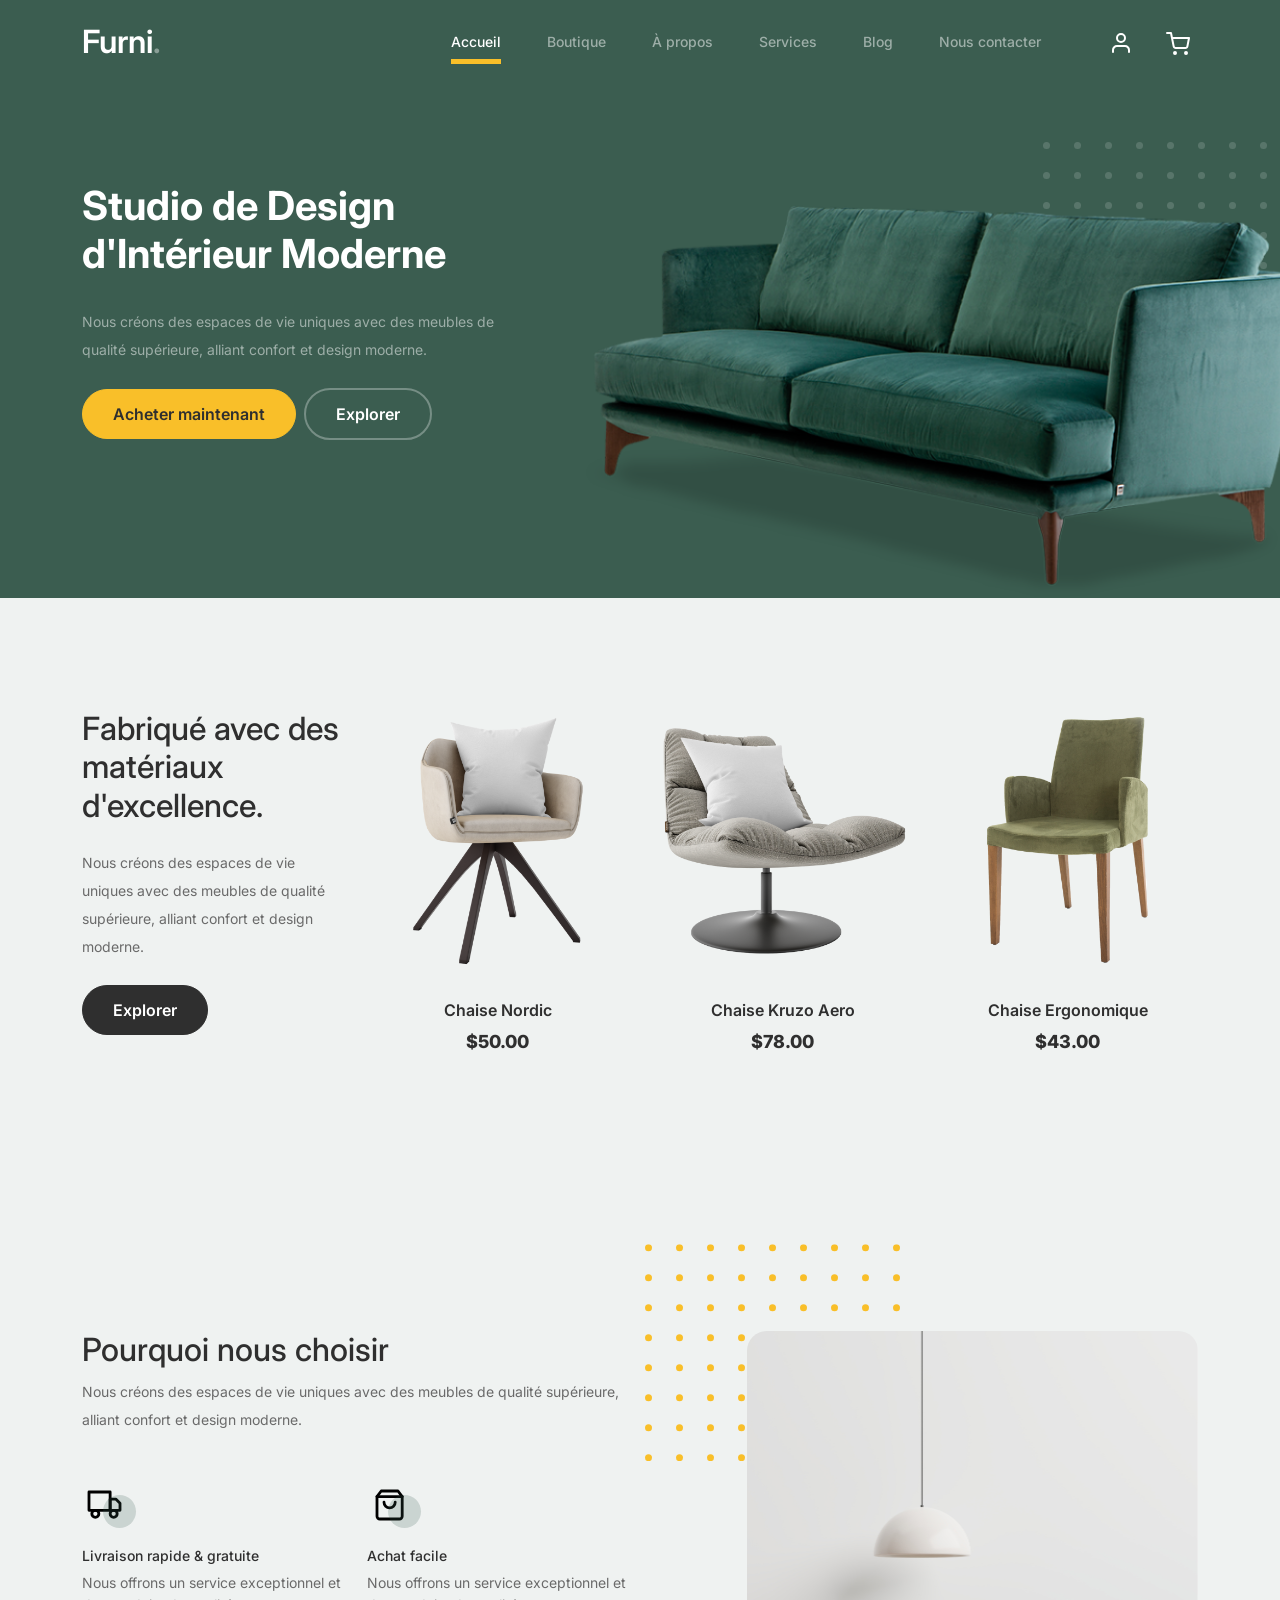
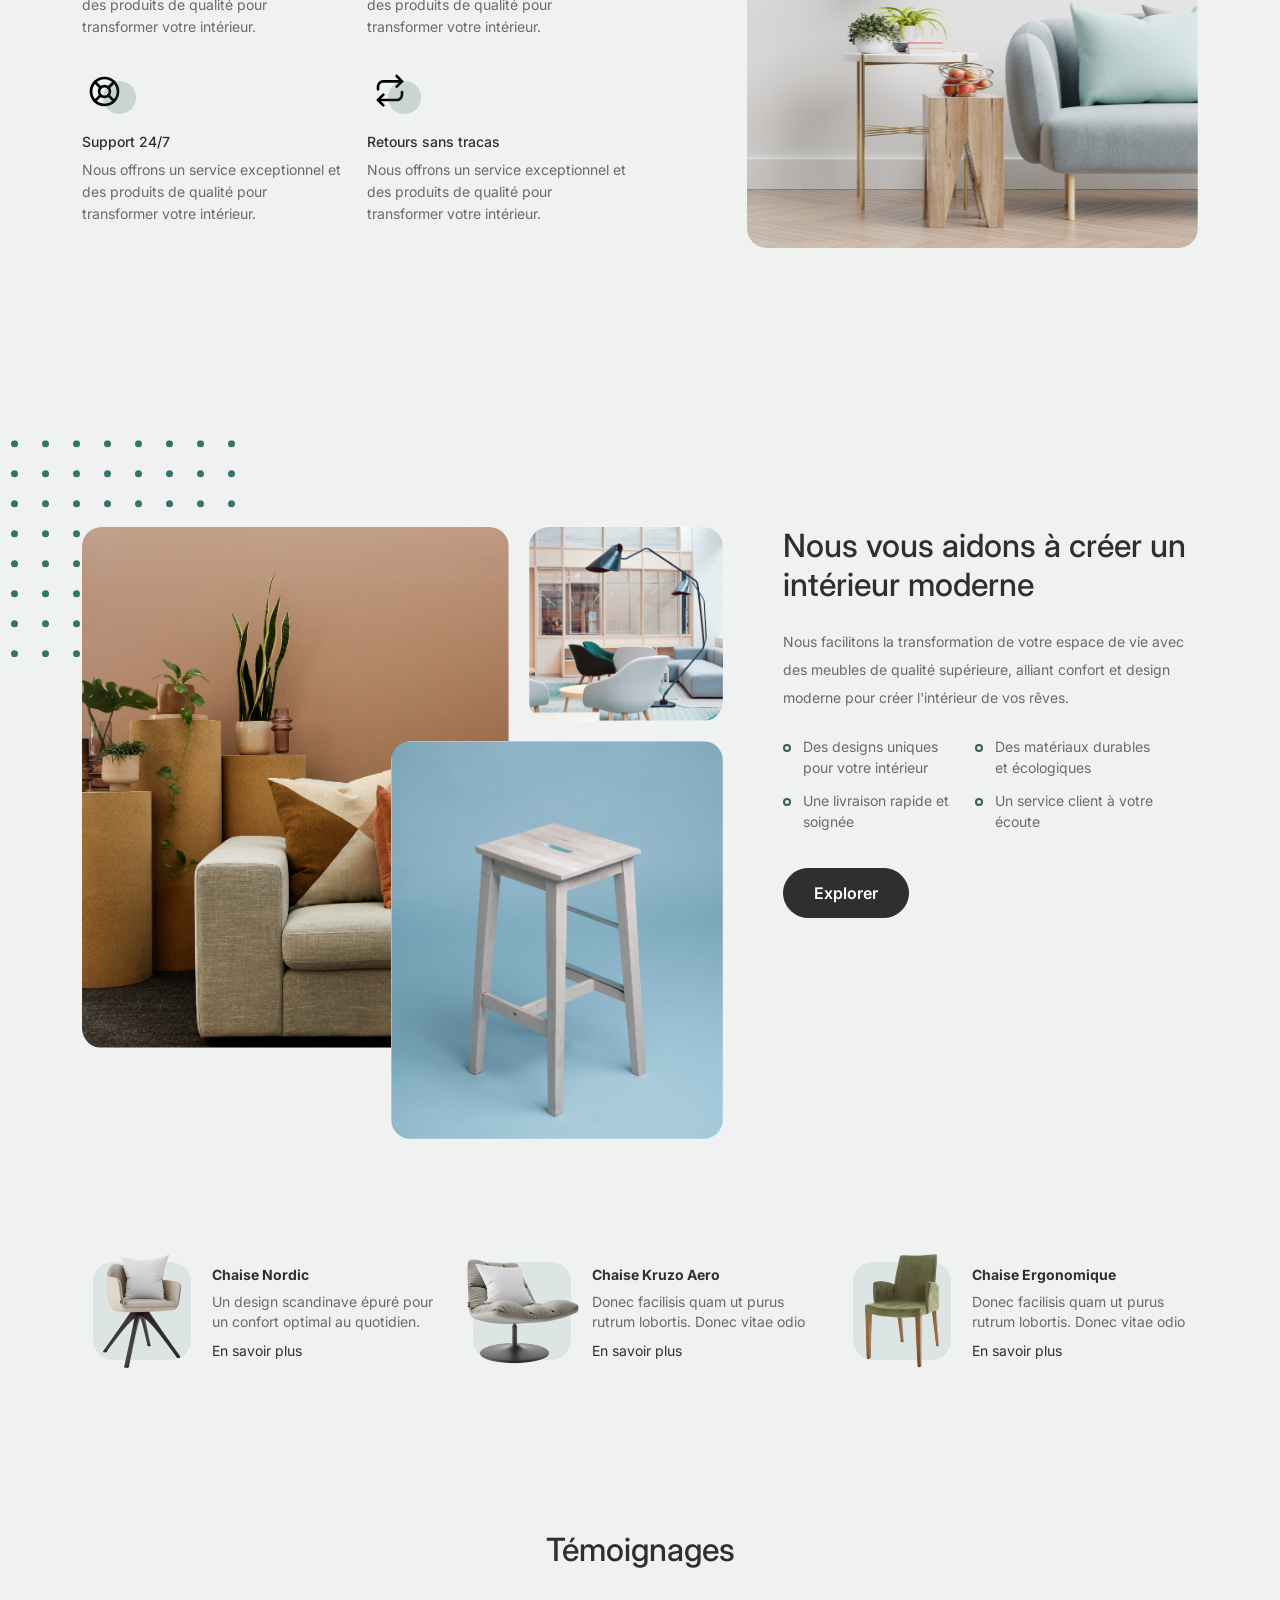
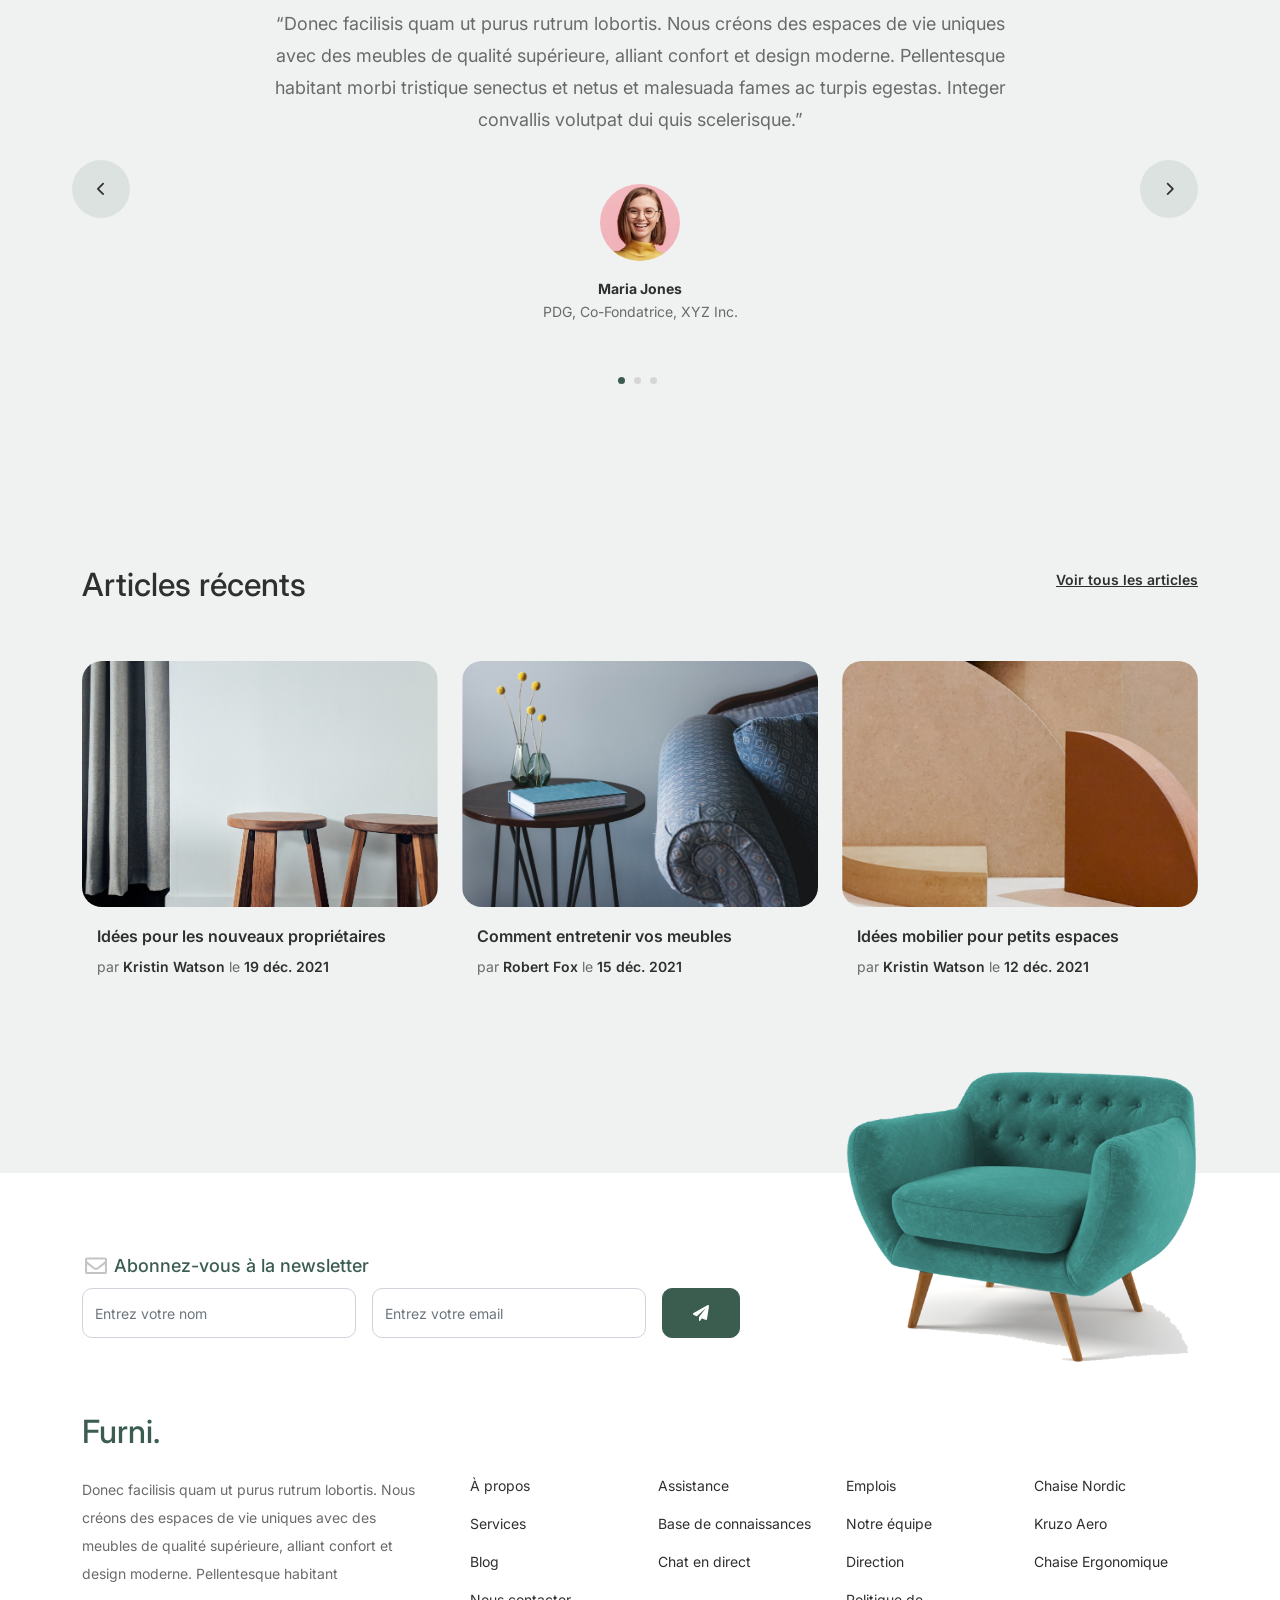
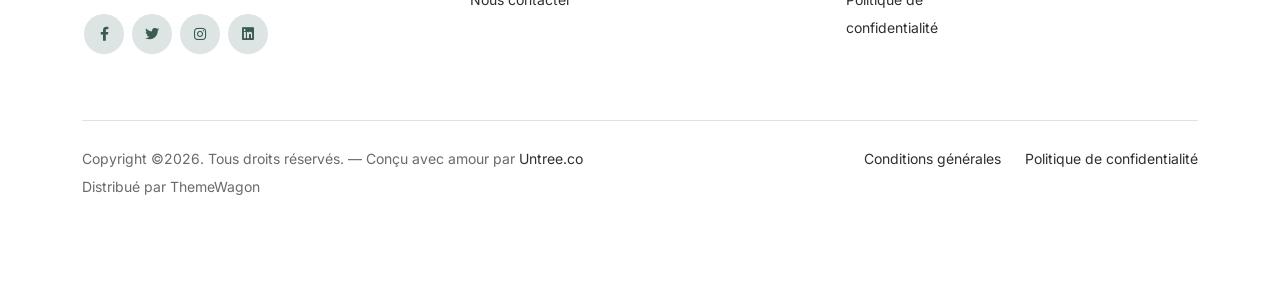
<file: index.html>
<!-- /*
* Bootstrap 5
* Template Name: Furni
* Template Author: Untree.co
* Template URI: https://untree.co/
* License: https://creativecommons.org/licenses/by/3.0/
*/ -->
<!doctype html>
<html lang="fr">
<head>
  <meta charset="utf-8">
  <meta name="viewport" content="width=device-width, initial-scale=1, shrink-to-fit=no">
  <meta name="author" content="Untree.co">
  <link rel="shortcut icon" href="favicon.png">

  <meta name="description" content="" />
  <meta name="keywords" content="bootstrap, bootstrap4" />

		<!-- Bootstrap CSS -->
		<link href="css/bootstrap.min.css" rel="stylesheet">
		<link href="https://cdnjs.cloudflare.com/ajax/libs/font-awesome/6.0.0-beta3/css/all.min.css" rel="stylesheet">
		<link href="css/tiny-slider.css" rel="stylesheet">
		<link href="css/style.css" rel="stylesheet">
		<title>Furni — Mobilier & Design d'Intérieur Moderne</title>
	</head>

	<body>

		<!-- Start Header/Navigation -->
		<nav class="custom-navbar navbar navbar navbar-expand-md navbar-dark bg-dark" arial-label="Furni navigation bar">

			<div class="container">
				<a class="navbar-brand" href="index.html">Furni<span>.</span></a>

				<button class="navbar-toggler" type="button" data-bs-toggle="collapse" data-bs-target="#navbarsFurni" aria-controls="navbarsFurni" aria-expanded="false" aria-label="Toggle navigation">
					<span class="navbar-toggler-icon"></span>
				</button>

				<div class="collapse navbar-collapse" id="navbarsFurni">
					<ul class="custom-navbar-nav navbar-nav ms-auto mb-2 mb-md-0">
						<li class="nav-item active">
							<a class="nav-link" href="index.html">Accueil</a>
						</li>
						<li><a class="nav-link" href="shop.html">Boutique</a></li>
						<li><a class="nav-link" href="about.html">À propos</a></li>
						<li><a class="nav-link" href="services.html">Services</a></li>
						<li><a class="nav-link" href="blog.html">Blog</a></li>
						<li><a class="nav-link" href="contact.html">Nous contacter</a></li>
					</ul>

					<ul class="custom-navbar-cta navbar-nav mb-2 mb-md-0 ms-5">
						<li><a class="nav-link" href="#"><img src="images/user.svg"></a></li>
						<li><a class="nav-link" href="cart.html"><img src="images/cart.svg"></a></li>
					</ul>
				</div>
			</div>
				
		</nav>
		<!-- End Header/Navigation -->

		<!-- Start Hero Section -->
			<div class="hero">
				<div class="container">
					<div class="row justify-content-between">
						<div class="col-lg-5">
							<div class="intro-excerpt">
								<h1>Studio de Design <span clsas="d-block">d'Intérieur Moderne</span></h1>
								<p class="mb-4">Nous créons des espaces de vie uniques avec des meubles de qualité supérieure, alliant confort et design moderne.</p>
								<p><a href="" class="btn btn-secondary me-2">Acheter maintenant</a><a href="#" class="btn btn-white-outline">Explorer</a></p>
							</div>
						</div>
						<div class="col-lg-7">
							<div class="hero-img-wrap">
								<img src="images/couch.png" class="img-fluid">
							</div>
						</div>
					</div>
				</div>
			</div>
		<!-- End Hero Section -->

		<!-- Start Product Section -->
		<div class="product-section">
			<div class="container">
				<div class="row">

					<!-- Start Column 1 -->
					<div class="col-md-12 col-lg-3 mb-5 mb-lg-0">
						<h2 class="mb-4 section-title">Fabriqué avec des matériaux d'excellence.</h2>
						<p class="mb-4">Nous créons des espaces de vie uniques avec des meubles de qualité supérieure, alliant confort et design moderne. </p>
						<p><a href="shop.html" class="btn">Explorer</a></p>
					</div> 
					<!-- End Column 1 -->

					<!-- Start Column 2 -->
					<div class="col-12 col-md-4 col-lg-3 mb-5 mb-md-0">
						<a class="product-item" href="cart.html">
							<img src="images/product-1.png" class="img-fluid product-thumbnail">
							<h3 class="product-title">Chaise Nordic</h3>
							<strong class="product-price">$50.00</strong>

							<span class="icon-cross">
								<img src="images/cross.svg" class="img-fluid">
							</span>
						</a>
					</div> 
					<!-- End Column 2 -->

					<!-- Start Column 3 -->
					<div class="col-12 col-md-4 col-lg-3 mb-5 mb-md-0">
						<a class="product-item" href="cart.html">
							<img src="images/product-2.png" class="img-fluid product-thumbnail">
							<h3 class="product-title">Chaise Kruzo Aero</h3>
							<strong class="product-price">$78.00</strong>

							<span class="icon-cross">
								<img src="images/cross.svg" class="img-fluid">
							</span>
						</a>
					</div>
					<!-- End Column 3 -->

					<!-- Start Column 4 -->
					<div class="col-12 col-md-4 col-lg-3 mb-5 mb-md-0">
						<a class="product-item" href="cart.html">
							<img src="images/product-3.png" class="img-fluid product-thumbnail">
							<h3 class="product-title">Chaise Ergonomique</h3>
							<strong class="product-price">$43.00</strong>

							<span class="icon-cross">
								<img src="images/cross.svg" class="img-fluid">
							</span>
						</a>
					</div>
					<!-- End Column 4 -->

				</div>
			</div>
		</div>
		<!-- End Product Section -->

		<!-- Start Why Choose Us Section -->
		<div class="why-choose-section">
			<div class="container">
				<div class="row justify-content-between">
					<div class="col-lg-6">
						<h2 class="section-title">Pourquoi nous choisir</h2>
						<p>Nous créons des espaces de vie uniques avec des meubles de qualité supérieure, alliant confort et design moderne.</p>

						<div class="row my-5">
							<div class="col-6 col-md-6">
								<div class="feature">
									<div class="icon">
										<img src="images/truck.svg" alt="Image" class="imf-fluid">
									</div>
									<h3>Livraison rapide & gratuite</h3>
									<p>Nous offrons un service exceptionnel et des produits de qualité pour transformer votre intérieur.</p>
								</div>
							</div>

							<div class="col-6 col-md-6">
								<div class="feature">
									<div class="icon">
										<img src="images/bag.svg" alt="Image" class="imf-fluid">
									</div>
									<h3>Achat facile</h3>
									<p>Nous offrons un service exceptionnel et des produits de qualité pour transformer votre intérieur.</p>
								</div>
							</div>

							<div class="col-6 col-md-6">
								<div class="feature">
									<div class="icon">
										<img src="images/support.svg" alt="Image" class="imf-fluid">
									</div>
									<h3>Support 24/7</h3>
									<p>Nous offrons un service exceptionnel et des produits de qualité pour transformer votre intérieur.</p>
								</div>
							</div>

							<div class="col-6 col-md-6">
								<div class="feature">
									<div class="icon">
										<img src="images/return.svg" alt="Image" class="imf-fluid">
									</div>
									<h3>Retours sans tracas</h3>
									<p>Nous offrons un service exceptionnel et des produits de qualité pour transformer votre intérieur.</p>
								</div>
							</div>

						</div>
					</div>

					<div class="col-lg-5">
						<div class="img-wrap">
							<img src="images/why-choose-us-img.jpg" alt="Image" class="img-fluid">
						</div>
					</div>

				</div>
			</div>
		</div>
		<!-- End Why Choose Us Section -->

		<!-- Start We Help Section -->
		<div class="we-help-section">
			<div class="container">
				<div class="row justify-content-between">
					<div class="col-lg-7 mb-5 mb-lg-0">
						<div class="imgs-grid">
							<div class="grid grid-1"><img src="images/img-grid-1.jpg" alt="Untree.co"></div>
							<div class="grid grid-2"><img src="images/img-grid-2.jpg" alt="Untree.co"></div>
							<div class="grid grid-3"><img src="images/img-grid-3.jpg" alt="Untree.co"></div>
						</div>
					</div>
					<div class="col-lg-5 ps-lg-5">
						<h2 class="section-title mb-4">Nous vous aidons à créer un intérieur moderne</h2>
						<p>Nous facilitons la transformation de votre espace de vie avec des meubles de qualité supérieure, alliant confort et design moderne pour créer l'intérieur de vos rêves.</p>

						<ul class="list-unstyled custom-list my-4">
							<li>Des designs uniques pour votre intérieur</li>
							<li>Des matériaux durables et écologiques</li>
							<li>Une livraison rapide et soignée</li>
							<li>Un service client à votre écoute</li>
						</ul>
						<p><a herf="#" class="btn">Explorer</a></p>
					</div>
				</div>
			</div>
		</div>
		<!-- End We Help Section -->

		<!-- Start Popular Product -->
		<div class="popular-product">
			<div class="container">
				<div class="row">

					<div class="col-12 col-md-6 col-lg-4 mb-4 mb-lg-0">
						<div class="product-item-sm d-flex">
							<div class="thumbnail">
								<img src="images/product-1.png" alt="Image" class="img-fluid">
							</div>
							<div class="pt-3">
								<h3>Chaise Nordic</h3>
								<p>Un design scandinave épuré pour un confort optimal au quotidien.</p>
								<p><a href="#">En savoir plus</a></p>
							</div>
						</div>
					</div>

					<div class="col-12 col-md-6 col-lg-4 mb-4 mb-lg-0">
						<div class="product-item-sm d-flex">
							<div class="thumbnail">
								<img src="images/product-2.png" alt="Image" class="img-fluid">
							</div>
							<div class="pt-3">
								<h3>Chaise Kruzo Aero</h3>
								<p>Donec facilisis quam ut purus rutrum lobortis. Donec vitae odio </p>
								<p><a href="#">En savoir plus</a></p>
							</div>
						</div>
					</div>

					<div class="col-12 col-md-6 col-lg-4 mb-4 mb-lg-0">
						<div class="product-item-sm d-flex">
							<div class="thumbnail">
								<img src="images/product-3.png" alt="Image" class="img-fluid">
							</div>
							<div class="pt-3">
								<h3>Chaise Ergonomique</h3>
								<p>Donec facilisis quam ut purus rutrum lobortis. Donec vitae odio </p>
								<p><a href="#">En savoir plus</a></p>
							</div>
						</div>
					</div>

				</div>
			</div>
		</div>
		<!-- End Popular Product -->

		<!-- Start Testimonial Slider -->
		<div class="testimonial-section">
			<div class="container">
				<div class="row">
					<div class="col-lg-7 mx-auto text-center">
						<h2 class="section-title">Témoignages</h2>
					</div>
				</div>

				<div class="row justify-content-center">
					<div class="col-lg-12">
						<div class="testimonial-slider-wrap text-center">

							<div id="testimonial-nav">
								<span class="prev" data-controls="prev"><span class="fa fa-chevron-left"></span></span>
								<span class="next" data-controls="next"><span class="fa fa-chevron-right"></span></span>
							</div>

							<div class="testimonial-slider">
								
								<div class="item">
									<div class="row justify-content-center">
										<div class="col-lg-8 mx-auto">

											<div class="testimonial-block text-center">
												<blockquote class="mb-5">
													<p>&ldquo;Donec facilisis quam ut purus rutrum lobortis. Nous créons des espaces de vie uniques avec des meubles de qualité supérieure, alliant confort et design moderne. Pellentesque habitant morbi tristique senectus et netus et malesuada fames ac turpis egestas. Integer convallis volutpat dui quis scelerisque.&rdquo;</p>
												</blockquote>

												<div class="author-info">
													<div class="author-pic">
														<img src="images/person-1.png" alt="Maria Jones" class="img-fluid">
													</div>
													<h3 class="font-weight-bold">Maria Jones</h3>
													<span class="position d-block mb-3">PDG, Co-Fondatrice, XYZ Inc.</span>
												</div>
											</div>

										</div>
									</div>
								</div> 
								<!-- END item -->

								<div class="item">
									<div class="row justify-content-center">
										<div class="col-lg-8 mx-auto">

											<div class="testimonial-block text-center">
												<blockquote class="mb-5">
													<p>&ldquo;Donec facilisis quam ut purus rutrum lobortis. Nous créons des espaces de vie uniques avec des meubles de qualité supérieure, alliant confort et design moderne. Pellentesque habitant morbi tristique senectus et netus et malesuada fames ac turpis egestas. Integer convallis volutpat dui quis scelerisque.&rdquo;</p>
												</blockquote>

												<div class="author-info">
													<div class="author-pic">
														<img src="images/person-1.png" alt="Maria Jones" class="img-fluid">
													</div>
													<h3 class="font-weight-bold">Maria Jones</h3>
													<span class="position d-block mb-3">PDG, Co-Fondatrice, XYZ Inc.</span>
												</div>
											</div>

										</div>
									</div>
								</div> 
								<!-- END item -->

								<div class="item">
									<div class="row justify-content-center">
										<div class="col-lg-8 mx-auto">

											<div class="testimonial-block text-center">
												<blockquote class="mb-5">
													<p>&ldquo;Donec facilisis quam ut purus rutrum lobortis. Nous créons des espaces de vie uniques avec des meubles de qualité supérieure, alliant confort et design moderne. Pellentesque habitant morbi tristique senectus et netus et malesuada fames ac turpis egestas. Integer convallis volutpat dui quis scelerisque.&rdquo;</p>
												</blockquote>

												<div class="author-info">
													<div class="author-pic">
														<img src="images/person-1.png" alt="Maria Jones" class="img-fluid">
													</div>
													<h3 class="font-weight-bold">Maria Jones</h3>
													<span class="position d-block mb-3">PDG, Co-Fondatrice, XYZ Inc.</span>
												</div>
											</div>

										</div>
									</div>
								</div> 
								<!-- END item -->

							</div>

						</div>
					</div>
				</div>
			</div>
		</div>
		<!-- End Testimonial Slider -->

		<!-- Start Blog Section -->
		<div class="blog-section">
			<div class="container">
				<div class="row mb-5">
					<div class="col-md-6">
						<h2 class="section-title">Articles récents</h2>
					</div>
					<div class="col-md-6 text-start text-md-end">
						<a href="#" class="more">Voir tous les articles</a>
					</div>
				</div>

				<div class="row">

					<div class="col-12 col-sm-6 col-md-4 mb-4 mb-md-0">
						<div class="post-entry">
							<a href="#" class="post-thumbnail"><img src="images/post-1.jpg" alt="Image" class="img-fluid"></a>
							<div class="post-content-entry">
								<h3><a href="#">Idées pour les nouveaux propriétaires</a></h3>
								<div class="meta">
									<span>par <a href="#">Kristin Watson</a></span> <span>le <a href="#">19 déc. 2021</a></span>
								</div>
							</div>
						</div>
					</div>

					<div class="col-12 col-sm-6 col-md-4 mb-4 mb-md-0">
						<div class="post-entry">
							<a href="#" class="post-thumbnail"><img src="images/post-2.jpg" alt="Image" class="img-fluid"></a>
							<div class="post-content-entry">
								<h3><a href="#">Comment entretenir vos meubles</a></h3>
								<div class="meta">
									<span>par <a href="#">Robert Fox</a></span> <span>le <a href="#">15 déc. 2021</a></span>
								</div>
							</div>
						</div>
					</div>

					<div class="col-12 col-sm-6 col-md-4 mb-4 mb-md-0">
						<div class="post-entry">
							<a href="#" class="post-thumbnail"><img src="images/post-3.jpg" alt="Image" class="img-fluid"></a>
							<div class="post-content-entry">
								<h3><a href="#">Idées mobilier pour petits espaces</a></h3>
								<div class="meta">
									<span>par <a href="#">Kristin Watson</a></span> <span>le <a href="#">12 déc. 2021</a></span>
								</div>
							</div>
						</div>
					</div>

				</div>
			</div>
		</div>
		<!-- End Blog Section -->	

		<!-- Start Footer Section -->
		<footer class="footer-section">
			<div class="container relative">

				<div class="sofa-img">
					<img src="images/sofa.png" alt="Image" class="img-fluid">
				</div>

				<div class="row">
					<div class="col-lg-8">
						<div class="subscription-form">
							<h3 class="d-flex align-items-center"><span class="me-1"><img src="images/envelope-outline.svg" alt="Image" class="img-fluid"></span><span>Abonnez-vous à la newsletter</span></h3>

							<form action="#" class="row g-3">
								<div class="col-auto">
									<input type="text" class="form-control" placeholder="Entrez votre nom">
								</div>
								<div class="col-auto">
									<input type="email" class="form-control" placeholder="Entrez votre email">
								</div>
								<div class="col-auto">
									<button class="btn btn-primary">
										<span class="fa fa-paper-plane"></span>
									</button>
								</div>
							</form>

						</div>
					</div>
				</div>

				<div class="row g-5 mb-5">
					<div class="col-lg-4">
						<div class="mb-4 footer-logo-wrap"><a href="#" class="footer-logo">Furni<span>.</span></a></div>
						<p class="mb-4">Donec facilisis quam ut purus rutrum lobortis. Nous créons des espaces de vie uniques avec des meubles de qualité supérieure, alliant confort et design moderne. Pellentesque habitant</p>

						<ul class="list-unstyled custom-social">
							<li><a href="#"><span class="fa fa-brands fa-facebook-f"></span></a></li>
							<li><a href="#"><span class="fa fa-brands fa-twitter"></span></a></li>
							<li><a href="#"><span class="fa fa-brands fa-instagram"></span></a></li>
							<li><a href="#"><span class="fa fa-brands fa-linkedin"></span></a></li>
						</ul>
					</div>

					<div class="col-lg-8">
						<div class="row links-wrap">
							<div class="col-6 col-sm-6 col-md-3">
								<ul class="list-unstyled">
									<li><a href="#">À propos</a></li>
									<li><a href="#">Services</a></li>
									<li><a href="#">Blog</a></li>
									<li><a href="#">Nous contacter</a></li>
								</ul>
							</div>

							<div class="col-6 col-sm-6 col-md-3">
								<ul class="list-unstyled">
									<li><a href="#">Assistance</a></li>
									<li><a href="#">Base de connaissances</a></li>
									<li><a href="#">Chat en direct</a></li>
								</ul>
							</div>

							<div class="col-6 col-sm-6 col-md-3">
								<ul class="list-unstyled">
									<li><a href="#">Emplois</a></li>
									<li><a href="#">Notre équipe</a></li>
									<li><a href="#">Direction</a></li>
									<li><a href="#">Politique de confidentialité</a></li>
								</ul>
							</div>

							<div class="col-6 col-sm-6 col-md-3">
								<ul class="list-unstyled">
									<li><a href="#">Chaise Nordic</a></li>
									<li><a href="#">Kruzo Aero</a></li>
									<li><a href="#">Chaise Ergonomique</a></li>
								</ul>
							</div>
						</div>
					</div>

				</div>

				<div class="border-top copyright">
					<div class="row pt-4">
						<div class="col-lg-6">
							<p class="mb-2 text-center text-lg-start">Copyright &copy;<script>document.write(new Date().getFullYear());</script>. Tous droits réservés. &mdash; Conçu avec amour par <a href="https://untree.co">Untree.co</a> Distribué par <a hreff="https://themewagon.com">ThemeWagon</a>  <!-- License information: https://untree.co/license/ -->
            </p>
						</div>

						<div class="col-lg-6 text-center text-lg-end">
							<ul class="list-unstyled d-inline-flex ms-auto">
								<li class="me-4"><a href="#">Conditions générales</a></li>
								<li><a href="#">Politique de confidentialité</a></li>
							</ul>
						</div>

					</div>
				</div>

			</div>
		</footer>
		<!-- End Footer Section -->	


		<script src="js/bootstrap.bundle.min.js"></script>
		<script src="js/tiny-slider.js"></script>
		<script src="js/custom.js"></script>
	</body>

</html>
</file>
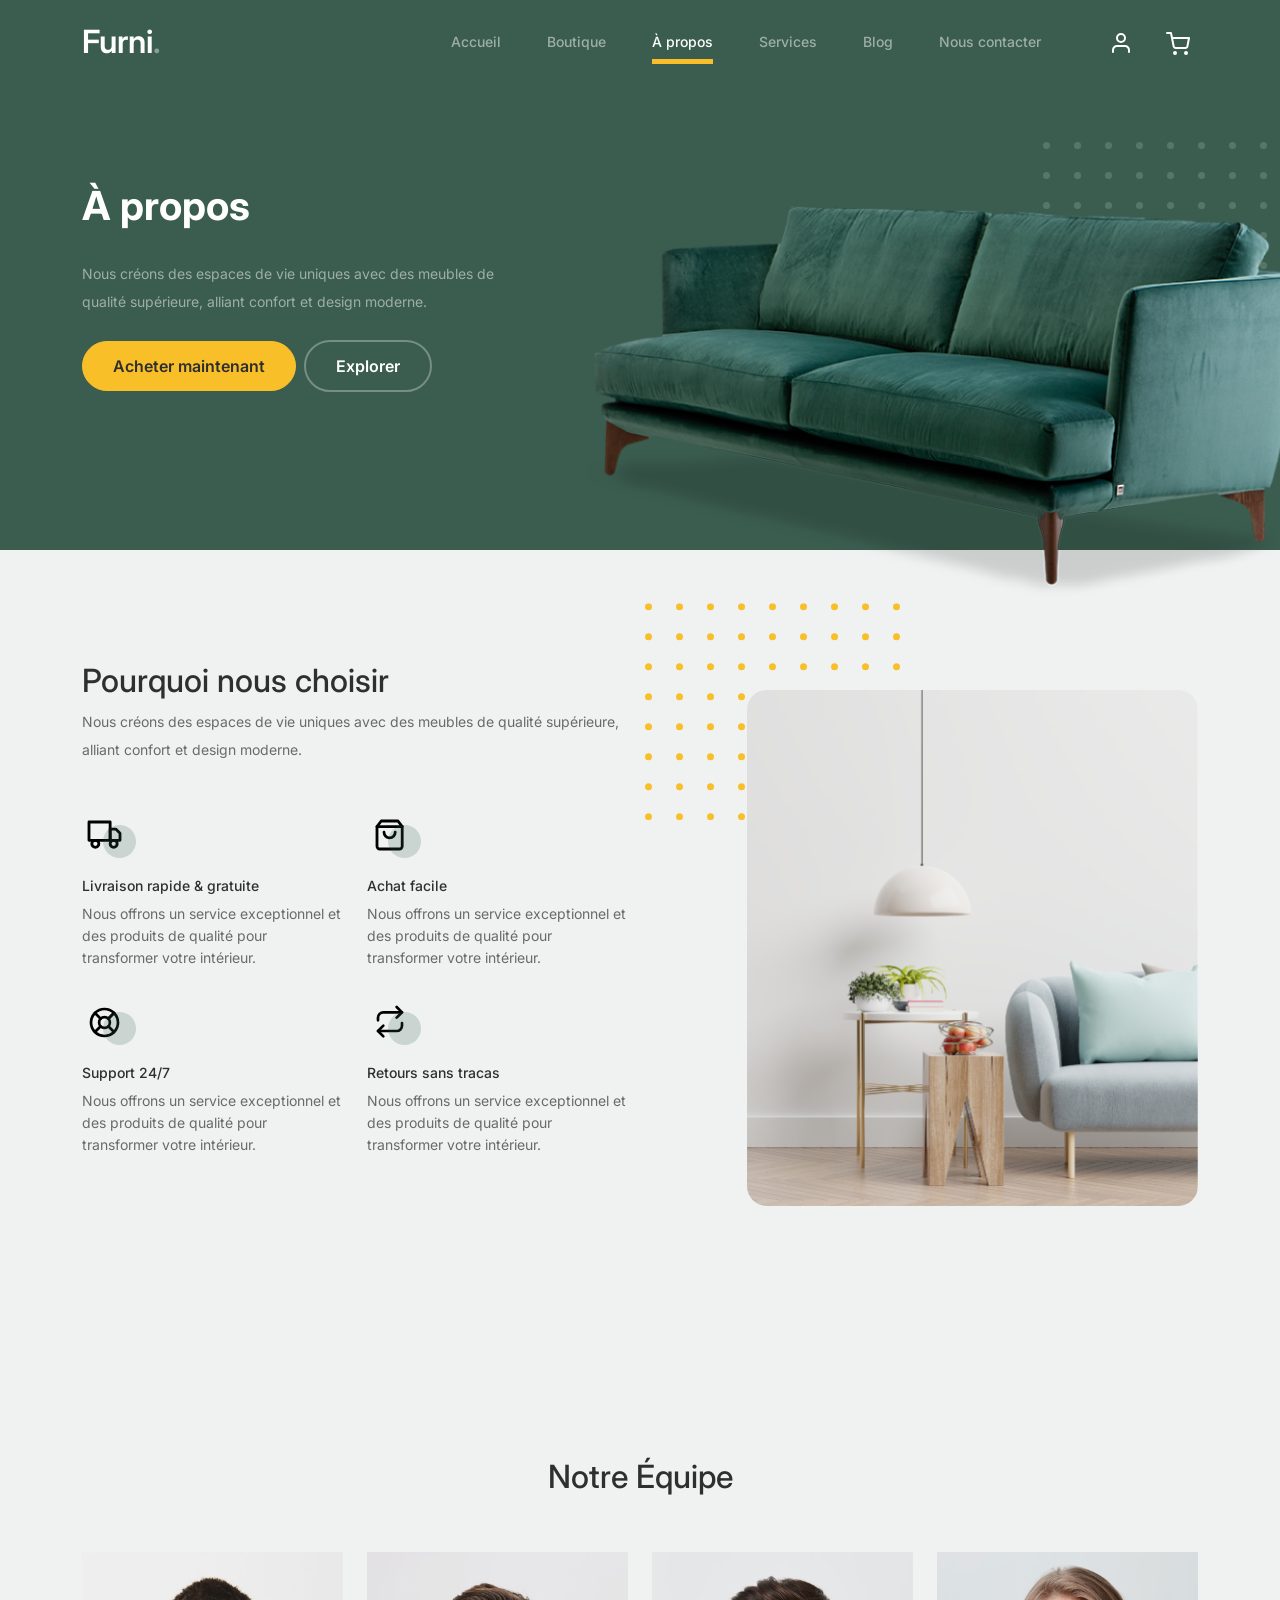
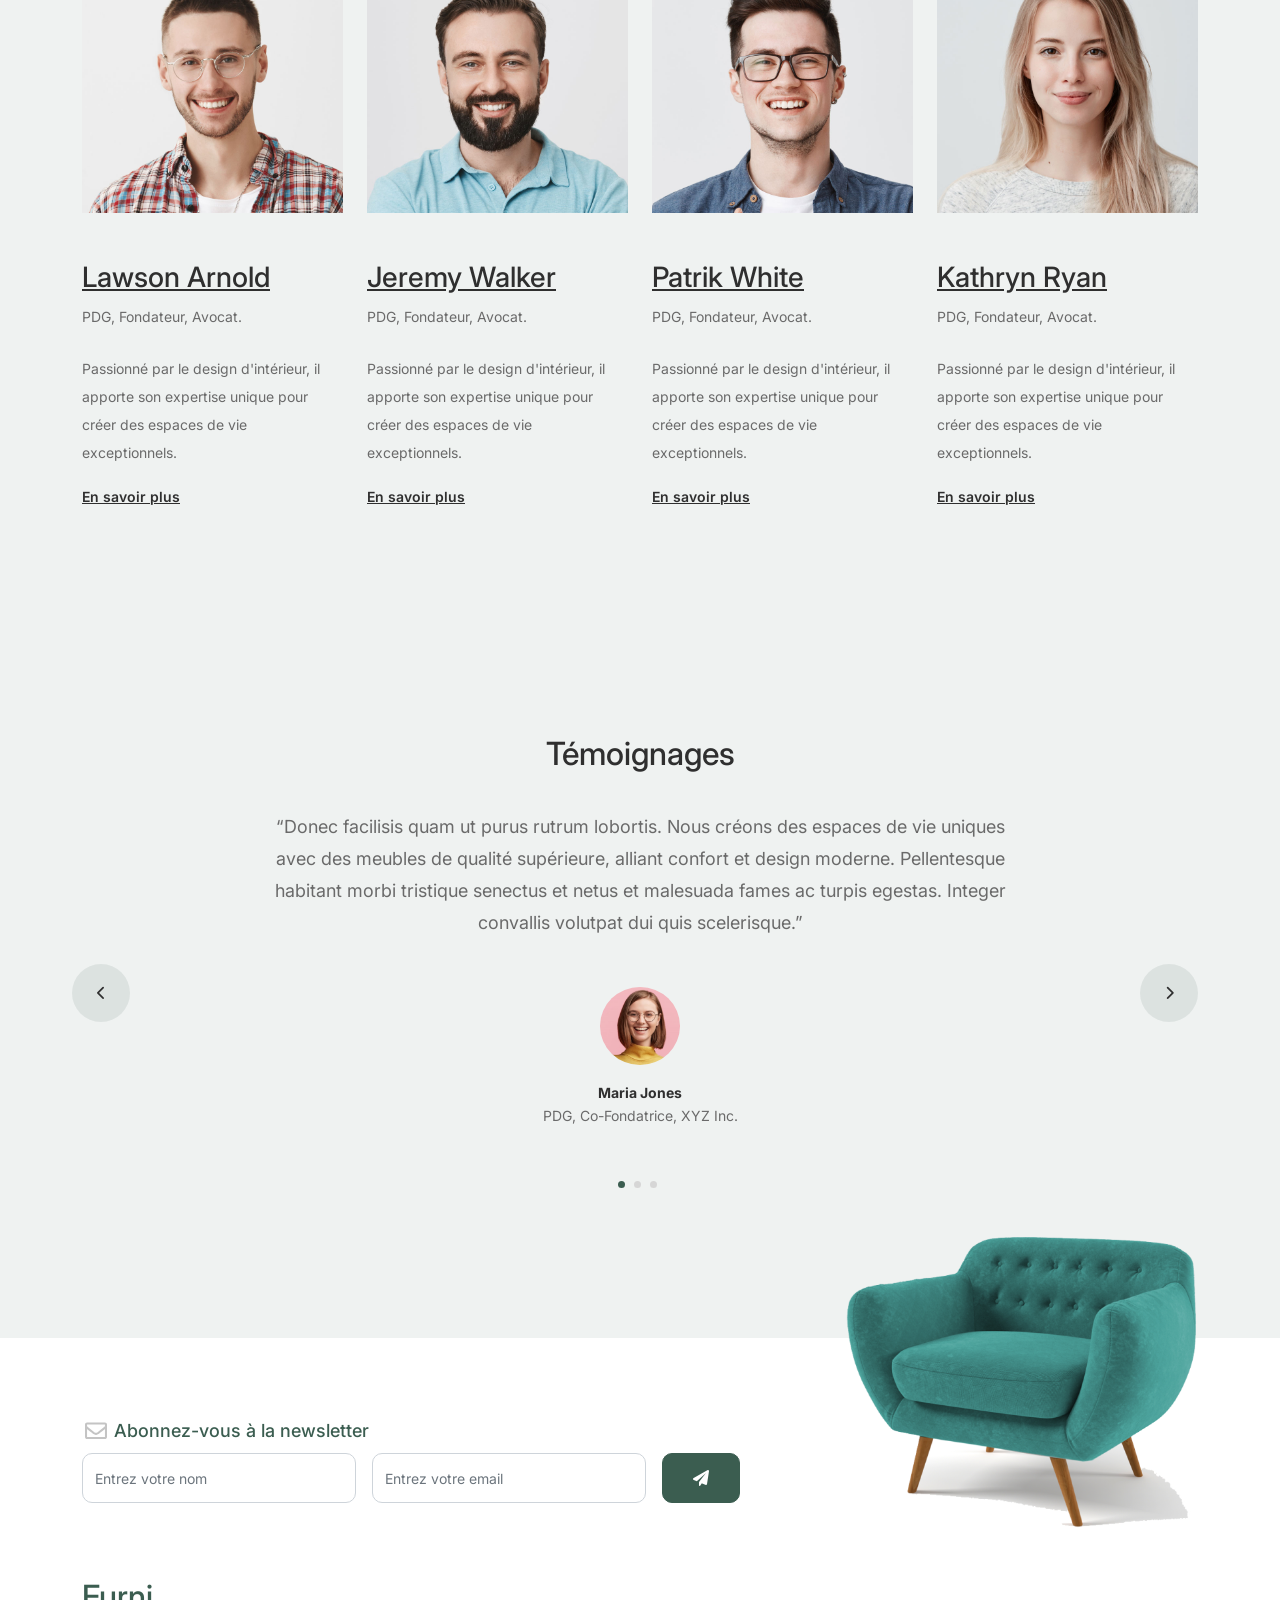
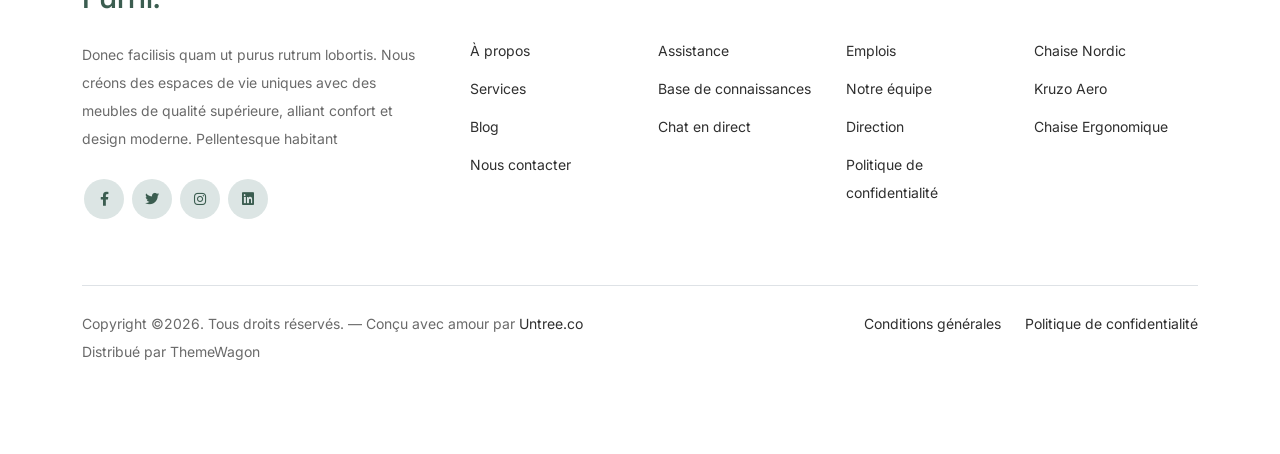
<file: about.html>
<!-- /*
* Bootstrap 5
* Template Name: Furni
* Template Author: Untree.co
* Template URI: https://untree.co/
* License: https://creativecommons.org/licenses/by/3.0/
*/ -->
<!doctype html>
<html lang="fr">
<head>
  <meta charset="utf-8">
  <meta name="viewport" content="width=device-width, initial-scale=1, shrink-to-fit=no">
  <meta name="author" content="Untree.co">
  <link rel="shortcut icon" href="favicon.png">

  <meta name="description" content="" />
  <meta name="keywords" content="bootstrap, bootstrap4" />

		<!-- Bootstrap CSS -->
		<link href="css/bootstrap.min.css" rel="stylesheet">
		<link href="https://cdnjs.cloudflare.com/ajax/libs/font-awesome/6.0.0-beta3/css/all.min.css" rel="stylesheet">
		<link href="css/tiny-slider.css" rel="stylesheet">
		<link href="css/style.css" rel="stylesheet">
		<title>Furni — Mobilier & Design d'Intérieur Moderne</title>
	</head>

	<body>

		<!-- Start Header/Navigation -->
		<nav class="custom-navbar navbar navbar navbar-expand-md navbar-dark bg-dark" arial-label="Furni navigation bar">

			<div class="container">
				<a class="navbar-brand" href="index.html">Furni<span>.</span></a>

				<button class="navbar-toggler" type="button" data-bs-toggle="collapse" data-bs-target="#navbarsFurni" aria-controls="navbarsFurni" aria-expanded="false" aria-label="Toggle navigation">
					<span class="navbar-toggler-icon"></span>
				</button>

				<div class="collapse navbar-collapse" id="navbarsFurni">
					<ul class="custom-navbar-nav navbar-nav ms-auto mb-2 mb-md-0">
						<li class="nav-item ">
							<a class="nav-link" href="index.html">Accueil</a>
						</li>
						<li><a class="nav-link" href="shop.html">Boutique</a></li>
						<li class="active"><a class="nav-link" href="about.html">À propos</a></li>
						<li><a class="nav-link" href="services.html">Services</a></li>
						<li><a class="nav-link" href="blog.html">Blog</a></li>
						<li><a class="nav-link" href="contact.html">Nous contacter</a></li>
					</ul>

					<ul class="custom-navbar-cta navbar-nav mb-2 mb-md-0 ms-5">
						<li><a class="nav-link" href="#"><img src="images/user.svg"></a></li>
						<li><a class="nav-link" href="cart.html"><img src="images/cart.svg"></a></li>
					</ul>
				</div>
			</div>
				
		</nav>
		<!-- End Header/Navigation -->

		<!-- Start Hero Section -->
			<div class="hero">
				<div class="container">
					<div class="row justify-content-between">
						<div class="col-lg-5">
							<div class="intro-excerpt">
								<h1>À propos</h1>
								<p class="mb-4">Nous créons des espaces de vie uniques avec des meubles de qualité supérieure, alliant confort et design moderne.</p>
								<p><a href="" class="btn btn-secondary me-2">Acheter maintenant</a><a href="#" class="btn btn-white-outline">Explorer</a></p>
							</div>
						</div>
						<div class="col-lg-7">
							<div class="hero-img-wrap">
								<img src="images/couch.png" class="img-fluid">
							</div>
						</div>
					</div>
				</div>
			</div>
		<!-- End Hero Section -->

		

		<!-- Start Why Choose Us Section -->
		<div class="why-choose-section">
			<div class="container">
				<div class="row justify-content-between align-items-center">
					<div class="col-lg-6">
						<h2 class="section-title">Pourquoi nous choisir</h2>
						<p>Nous créons des espaces de vie uniques avec des meubles de qualité supérieure, alliant confort et design moderne.</p>

						<div class="row my-5">
							<div class="col-6 col-md-6">
								<div class="feature">
									<div class="icon">
										<img src="images/truck.svg" alt="Image" class="imf-fluid">
									</div>
									<h3>Livraison rapide & gratuite</h3>
									<p>Nous offrons un service exceptionnel et des produits de qualité pour transformer votre intérieur.</p>
								</div>
							</div>

							<div class="col-6 col-md-6">
								<div class="feature">
									<div class="icon">
										<img src="images/bag.svg" alt="Image" class="imf-fluid">
									</div>
									<h3>Achat facile</h3>
									<p>Nous offrons un service exceptionnel et des produits de qualité pour transformer votre intérieur.</p>
								</div>
							</div>

							<div class="col-6 col-md-6">
								<div class="feature">
									<div class="icon">
										<img src="images/support.svg" alt="Image" class="imf-fluid">
									</div>
									<h3>Support 24/7</h3>
									<p>Nous offrons un service exceptionnel et des produits de qualité pour transformer votre intérieur.</p>
								</div>
							</div>

							<div class="col-6 col-md-6">
								<div class="feature">
									<div class="icon">
										<img src="images/return.svg" alt="Image" class="imf-fluid">
									</div>
									<h3>Retours sans tracas</h3>
									<p>Nous offrons un service exceptionnel et des produits de qualité pour transformer votre intérieur.</p>
								</div>
							</div>

						</div>
					</div>

					<div class="col-lg-5">
						<div class="img-wrap">
							<img src="images/why-choose-us-img.jpg" alt="Image" class="img-fluid">
						</div>
					</div>

				</div>
			</div>
		</div>
		<!-- End Why Choose Us Section -->

		<!-- Start Team Section -->
		<div class="untree_co-section">
			<div class="container">

				<div class="row mb-5">
					<div class="col-lg-5 mx-auto text-center">
						<h2 class="section-title">Notre Équipe</h2>
					</div>
				</div>

				<div class="row">

					<!-- Start Column 1 -->
					<div class="col-12 col-md-6 col-lg-3 mb-5 mb-md-0">
						<img src="images/person_1.jpg" class="img-fluid mb-5">
						<h3 clas><a href="#"><span class="">Lawson</span> Arnold</a></h3>
            <span class="d-block position mb-4">PDG, Fondateur, Avocat.</span>
            <p>Passionné par le design d'intérieur, il apporte son expertise unique pour créer des espaces de vie exceptionnels.</p>
            <p class="mb-0"><a href="#" class="more dark">En savoir plus <span class="icon-arrow_forward"></span></a></p>
					</div> 
					<!-- End Column 1 -->

					<!-- Start Column 2 -->
					<div class="col-12 col-md-6 col-lg-3 mb-5 mb-md-0">
						<img src="images/person_2.jpg" class="img-fluid mb-5">

						<h3 clas><a href="#"><span class="">Jeremy</span> Walker</a></h3>
            <span class="d-block position mb-4">PDG, Fondateur, Avocat.</span>
            <p>Passionné par le design d'intérieur, il apporte son expertise unique pour créer des espaces de vie exceptionnels.</p>
            <p class="mb-0"><a href="#" class="more dark">En savoir plus <span class="icon-arrow_forward"></span></a></p>

					</div> 
					<!-- End Column 2 -->

					<!-- Start Column 3 -->
					<div class="col-12 col-md-6 col-lg-3 mb-5 mb-md-0">
						<img src="images/person_3.jpg" class="img-fluid mb-5">
						<h3 clas><a href="#"><span class="">Patrik</span> White</a></h3>
            <span class="d-block position mb-4">PDG, Fondateur, Avocat.</span>
            <p>Passionné par le design d'intérieur, il apporte son expertise unique pour créer des espaces de vie exceptionnels.</p>
            <p class="mb-0"><a href="#" class="more dark">En savoir plus <span class="icon-arrow_forward"></span></a></p>
					</div> 
					<!-- End Column 3 -->

					<!-- Start Column 4 -->
					<div class="col-12 col-md-6 col-lg-3 mb-5 mb-md-0">
						<img src="images/person_4.jpg" class="img-fluid mb-5">

						<h3 clas><a href="#"><span class="">Kathryn</span> Ryan</a></h3>
            <span class="d-block position mb-4">PDG, Fondateur, Avocat.</span>
            <p>Passionné par le design d'intérieur, il apporte son expertise unique pour créer des espaces de vie exceptionnels.</p>
            <p class="mb-0"><a href="#" class="more dark">En savoir plus <span class="icon-arrow_forward"></span></a></p>

          
					</div> 
					<!-- End Column 4 -->

					

				</div>
			</div>
		</div>
		<!-- End Team Section -->

		

		<!-- Start Testimonial Slider -->
		<div class="testimonial-section before-footer-section">
			<div class="container">
				<div class="row">
					<div class="col-lg-7 mx-auto text-center">
						<h2 class="section-title">Témoignages</h2>
					</div>
				</div>

				<div class="row justify-content-center">
					<div class="col-lg-12">
						<div class="testimonial-slider-wrap text-center">

							<div id="testimonial-nav">
								<span class="prev" data-controls="prev"><span class="fa fa-chevron-left"></span></span>
								<span class="next" data-controls="next"><span class="fa fa-chevron-right"></span></span>
							</div>

							<div class="testimonial-slider">
								
								<div class="item">
									<div class="row justify-content-center">
										<div class="col-lg-8 mx-auto">

											<div class="testimonial-block text-center">
												<blockquote class="mb-5">
													<p>&ldquo;Donec facilisis quam ut purus rutrum lobortis. Nous créons des espaces de vie uniques avec des meubles de qualité supérieure, alliant confort et design moderne. Pellentesque habitant morbi tristique senectus et netus et malesuada fames ac turpis egestas. Integer convallis volutpat dui quis scelerisque.&rdquo;</p>
												</blockquote>

												<div class="author-info">
													<div class="author-pic">
														<img src="images/person-1.png" alt="Maria Jones" class="img-fluid">
													</div>
													<h3 class="font-weight-bold">Maria Jones</h3>
													<span class="position d-block mb-3">PDG, Co-Fondatrice, XYZ Inc.</span>
												</div>
											</div>

										</div>
									</div>
								</div> 
								<!-- END item -->

								<div class="item">
									<div class="row justify-content-center">
										<div class="col-lg-8 mx-auto">

											<div class="testimonial-block text-center">
												<blockquote class="mb-5">
													<p>&ldquo;Donec facilisis quam ut purus rutrum lobortis. Nous créons des espaces de vie uniques avec des meubles de qualité supérieure, alliant confort et design moderne. Pellentesque habitant morbi tristique senectus et netus et malesuada fames ac turpis egestas. Integer convallis volutpat dui quis scelerisque.&rdquo;</p>
												</blockquote>

												<div class="author-info">
													<div class="author-pic">
														<img src="images/person-1.png" alt="Maria Jones" class="img-fluid">
													</div>
													<h3 class="font-weight-bold">Maria Jones</h3>
													<span class="position d-block mb-3">PDG, Co-Fondatrice, XYZ Inc.</span>
												</div>
											</div>

										</div>
									</div>
								</div> 
								<!-- END item -->

								<div class="item">
									<div class="row justify-content-center">
										<div class="col-lg-8 mx-auto">

											<div class="testimonial-block text-center">
												<blockquote class="mb-5">
													<p>&ldquo;Donec facilisis quam ut purus rutrum lobortis. Nous créons des espaces de vie uniques avec des meubles de qualité supérieure, alliant confort et design moderne. Pellentesque habitant morbi tristique senectus et netus et malesuada fames ac turpis egestas. Integer convallis volutpat dui quis scelerisque.&rdquo;</p>
												</blockquote>

												<div class="author-info">
													<div class="author-pic">
														<img src="images/person-1.png" alt="Maria Jones" class="img-fluid">
													</div>
													<h3 class="font-weight-bold">Maria Jones</h3>
													<span class="position d-block mb-3">PDG, Co-Fondatrice, XYZ Inc.</span>
												</div>
											</div>

										</div>
									</div>
								</div> 
								<!-- END item -->

							</div>

						</div>
					</div>
				</div>
			</div>
		</div>
		<!-- End Testimonial Slider -->

		

		<!-- Start Footer Section -->
		<footer class="footer-section">
			<div class="container relative">

				<div class="sofa-img">
					<img src="images/sofa.png" alt="Image" class="img-fluid">
				</div>

				<div class="row">
					<div class="col-lg-8">
						<div class="subscription-form">
							<h3 class="d-flex align-items-center"><span class="me-1"><img src="images/envelope-outline.svg" alt="Image" class="img-fluid"></span><span>Abonnez-vous à la newsletter</span></h3>

							<form action="#" class="row g-3">
								<div class="col-auto">
									<input type="text" class="form-control" placeholder="Entrez votre nom">
								</div>
								<div class="col-auto">
									<input type="email" class="form-control" placeholder="Entrez votre email">
								</div>
								<div class="col-auto">
									<button class="btn btn-primary">
										<span class="fa fa-paper-plane"></span>
									</button>
								</div>
							</form>

						</div>
					</div>
				</div>

				<div class="row g-5 mb-5">
					<div class="col-lg-4">
						<div class="mb-4 footer-logo-wrap"><a href="#" class="footer-logo">Furni<span>.</span></a></div>
						<p class="mb-4">Donec facilisis quam ut purus rutrum lobortis. Nous créons des espaces de vie uniques avec des meubles de qualité supérieure, alliant confort et design moderne. Pellentesque habitant</p>

						<ul class="list-unstyled custom-social">
							<li><a href="#"><span class="fa fa-brands fa-facebook-f"></span></a></li>
							<li><a href="#"><span class="fa fa-brands fa-twitter"></span></a></li>
							<li><a href="#"><span class="fa fa-brands fa-instagram"></span></a></li>
							<li><a href="#"><span class="fa fa-brands fa-linkedin"></span></a></li>
						</ul>
					</div>

					<div class="col-lg-8">
						<div class="row links-wrap">
							<div class="col-6 col-sm-6 col-md-3">
								<ul class="list-unstyled">
									<li><a href="#">À propos</a></li>
									<li><a href="#">Services</a></li>
									<li><a href="#">Blog</a></li>
									<li><a href="#">Nous contacter</a></li>
								</ul>
							</div>

							<div class="col-6 col-sm-6 col-md-3">
								<ul class="list-unstyled">
									<li><a href="#">Assistance</a></li>
									<li><a href="#">Base de connaissances</a></li>
									<li><a href="#">Chat en direct</a></li>
								</ul>
							</div>

							<div class="col-6 col-sm-6 col-md-3">
								<ul class="list-unstyled">
									<li><a href="#">Emplois</a></li>
									<li><a href="#">Notre équipe</a></li>
									<li><a href="#">Direction</a></li>
									<li><a href="#">Politique de confidentialité</a></li>
								</ul>
							</div>

							<div class="col-6 col-sm-6 col-md-3">
								<ul class="list-unstyled">
									<li><a href="#">Chaise Nordic</a></li>
									<li><a href="#">Kruzo Aero</a></li>
									<li><a href="#">Chaise Ergonomique</a></li>
								</ul>
							</div>
						</div>
					</div>

				</div>

				<div class="border-top copyright">
					<div class="row pt-4">
						<div class="col-lg-6">
							<p class="mb-2 text-center text-lg-start">Copyright &copy;<script>document.write(new Date().getFullYear());</script>. Tous droits réservés. &mdash; Conçu avec amour par <a href="https://untree.co">Untree.co</a> Distribué par <a hreff="https://themewagon.com">ThemeWagon</a>  <!-- License information: https://untree.co/license/ -->
            </p>
						</div>

						<div class="col-lg-6 text-center text-lg-end">
							<ul class="list-unstyled d-inline-flex ms-auto">
								<li class="me-4"><a href="#">Conditions générales</a></li>
								<li><a href="#">Politique de confidentialité</a></li>
							</ul>
						</div>

					</div>
				</div>

			</div>
		</footer>
		<!-- End Footer Section -->	


		<script src="js/bootstrap.bundle.min.js"></script>
		<script src="js/tiny-slider.js"></script>
		<script src="js/custom.js"></script>
	</body>

</html>
</file>
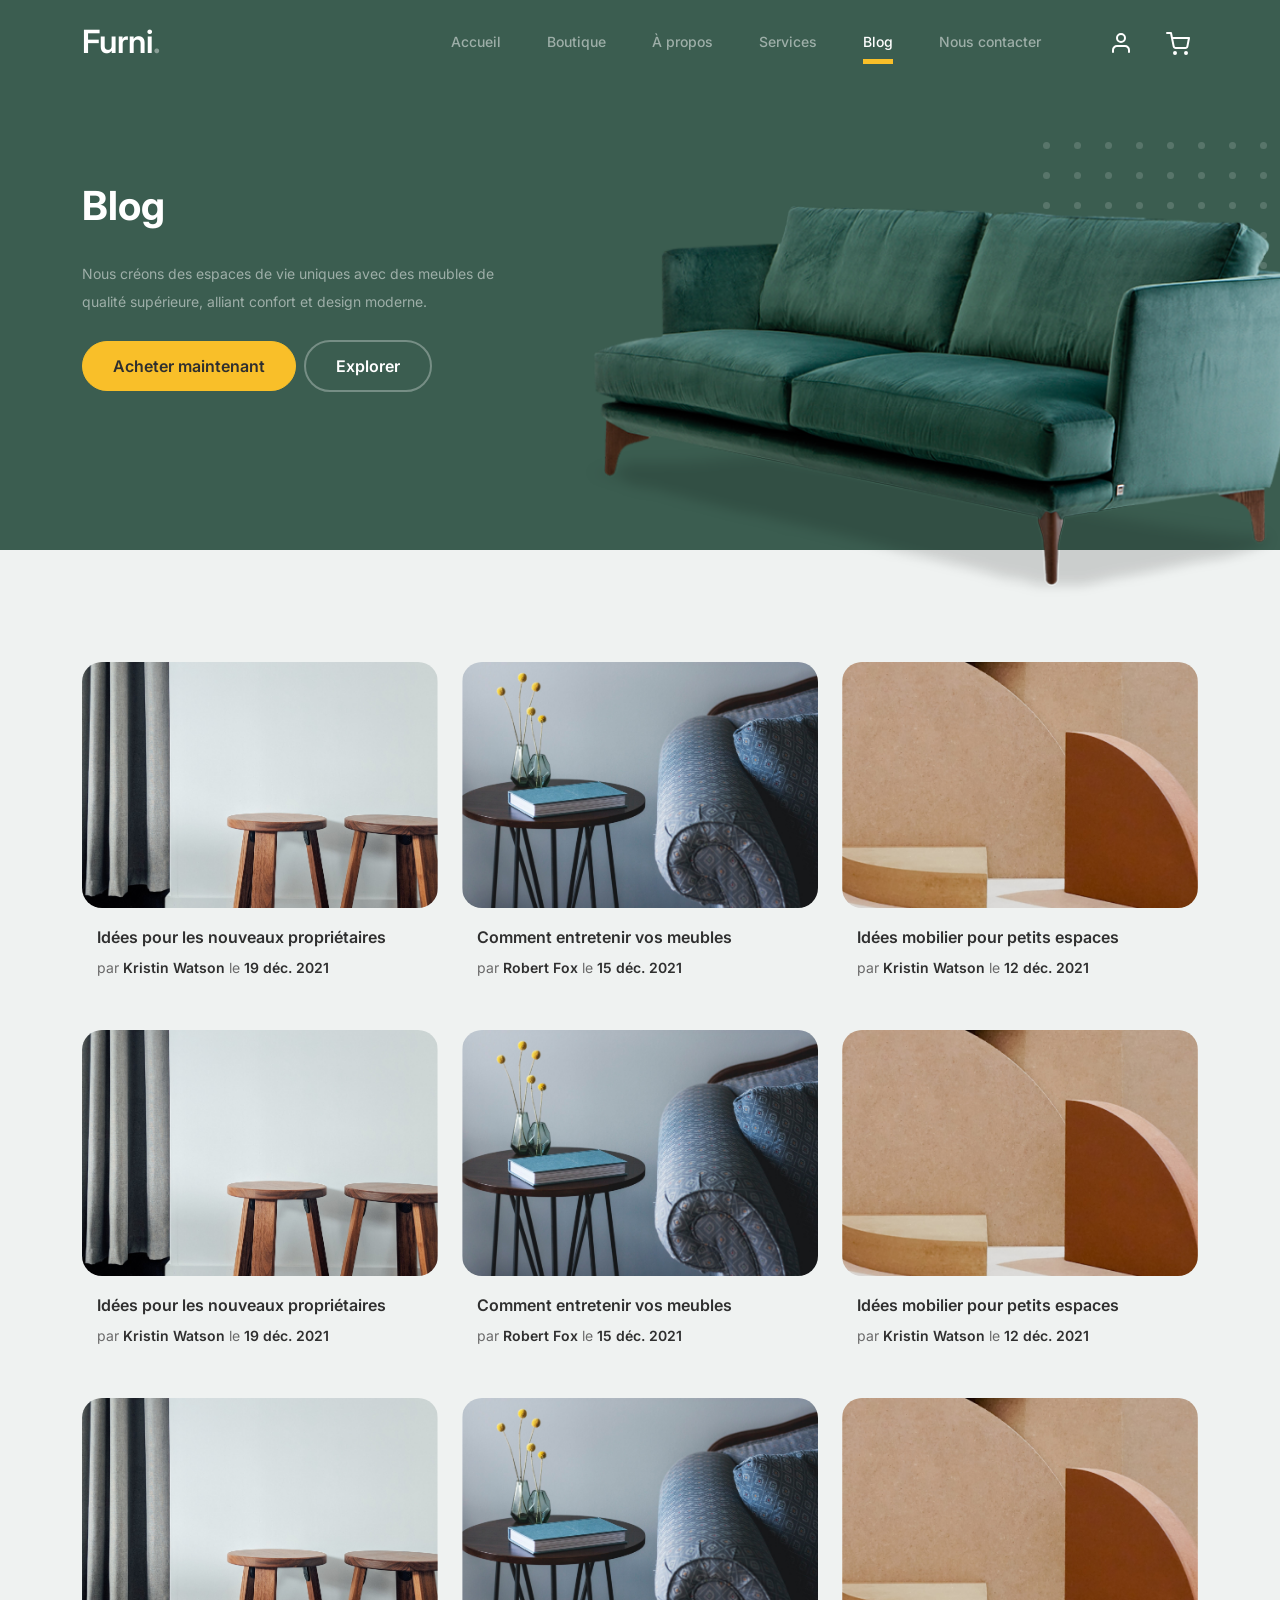
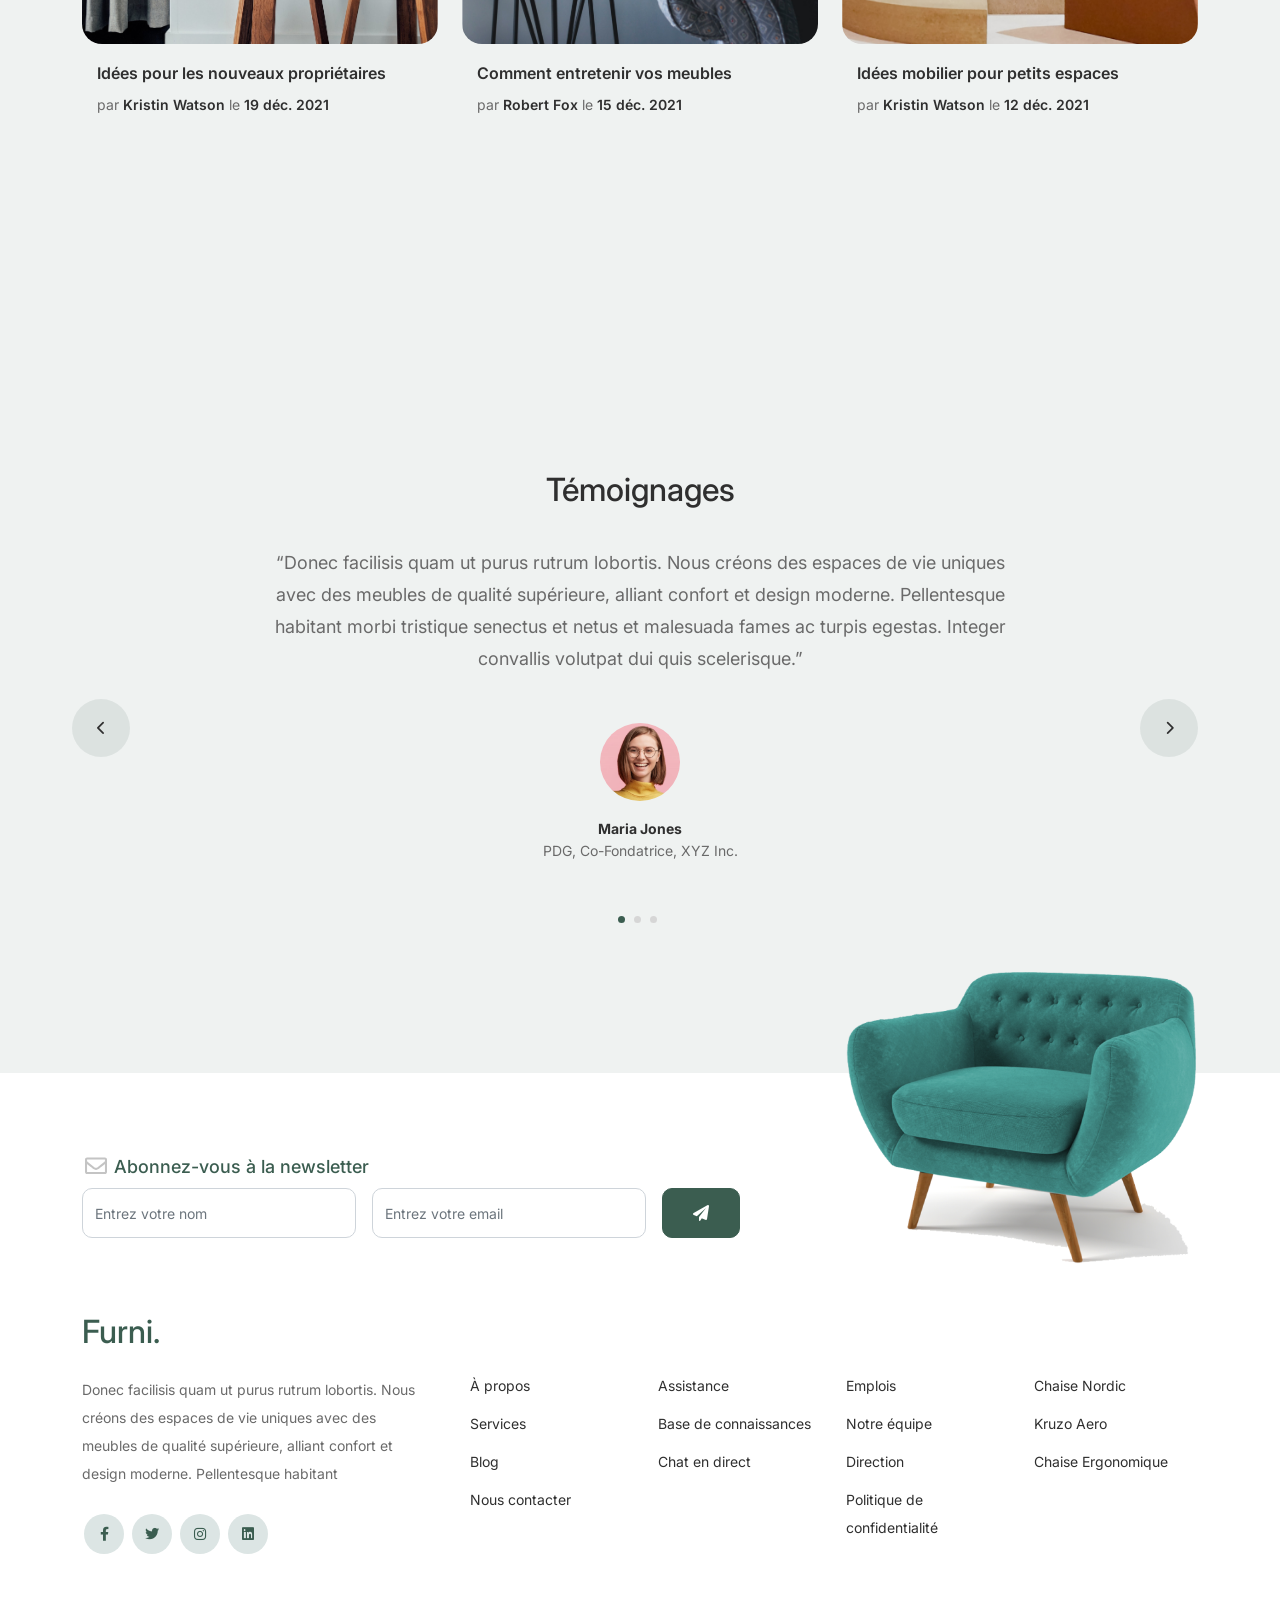
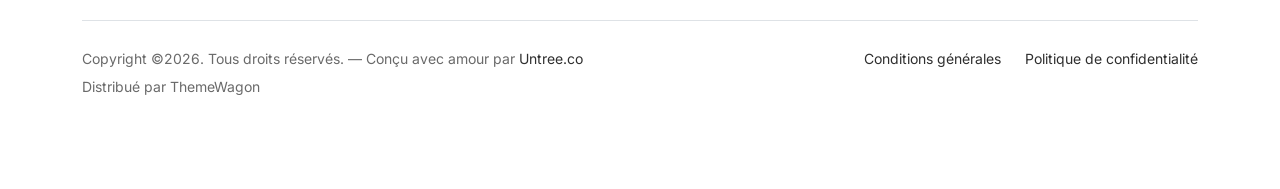
<file: blog.html>
<!-- /*
* Bootstrap 5
* Template Name: Furni
* Template Author: Untree.co
* Template URI: https://untree.co/
* License: https://creativecommons.org/licenses/by/3.0/
*/ -->
<!doctype html>
<html lang="fr">
<head>
  <meta charset="utf-8">
  <meta name="viewport" content="width=device-width, initial-scale=1, shrink-to-fit=no">
  <meta name="author" content="Untree.co">
  <link rel="shortcut icon" href="favicon.png">

  <meta name="description" content="" />
  <meta name="keywords" content="bootstrap, bootstrap4" />

		<!-- Bootstrap CSS -->
		<link href="css/bootstrap.min.css" rel="stylesheet">
		<link href="https://cdnjs.cloudflare.com/ajax/libs/font-awesome/6.0.0-beta3/css/all.min.css" rel="stylesheet">
		<link href="css/tiny-slider.css" rel="stylesheet">
		<link href="css/style.css" rel="stylesheet">
		<title>Furni — Mobilier & Design d'Intérieur Moderne</title>
	</head>

	<body>

		<!-- Start Header/Navigation -->
		<nav class="custom-navbar navbar navbar navbar-expand-md navbar-dark bg-dark" arial-label="Furni navigation bar">

			<div class="container">
				<a class="navbar-brand" href="index.html">Furni<span>.</span></a>

				<button class="navbar-toggler" type="button" data-bs-toggle="collapse" data-bs-target="#navbarsFurni" aria-controls="navbarsFurni" aria-expanded="false" aria-label="Toggle navigation">
					<span class="navbar-toggler-icon"></span>
				</button>

				<div class="collapse navbar-collapse" id="navbarsFurni">
					<ul class="custom-navbar-nav navbar-nav ms-auto mb-2 mb-md-0">
						<li class="nav-item">
							<a class="nav-link" href="index.html">Accueil</a>
						</li>
						<li><a class="nav-link" href="shop.html">Boutique</a></li>
						<li><a class="nav-link" href="about.html">À propos</a></li>
						<li><a class="nav-link" href="services.html">Services</a></li>
						<li class="active"><a class="nav-link" href="blog.html">Blog</a></li>
						<li><a class="nav-link" href="contact.html">Nous contacter</a></li>
					</ul>

					<ul class="custom-navbar-cta navbar-nav mb-2 mb-md-0 ms-5">
						<li><a class="nav-link" href="#"><img src="images/user.svg"></a></li>
						<li><a class="nav-link" href="cart.html"><img src="images/cart.svg"></a></li>
					</ul>
				</div>
			</div>
				
		</nav>
		<!-- End Header/Navigation -->

		<!-- Start Hero Section -->
			<div class="hero">
				<div class="container">
					<div class="row justify-content-between">
						<div class="col-lg-5">
							<div class="intro-excerpt">
								<h1>Blog</h1>
								<p class="mb-4">Nous créons des espaces de vie uniques avec des meubles de qualité supérieure, alliant confort et design moderne.</p>
								<p><a href="" class="btn btn-secondary me-2">Acheter maintenant</a><a href="#" class="btn btn-white-outline">Explorer</a></p>
							</div>
						</div>
						<div class="col-lg-7">
							<div class="hero-img-wrap">
								<img src="images/couch.png" class="img-fluid">
							</div>
						</div>
					</div>
				</div>
			</div>
		<!-- End Hero Section -->

		

		<!-- Start Blog Section -->
		<div class="blog-section">
			<div class="container">
				
				<div class="row">

					<div class="col-12 col-sm-6 col-md-4 mb-5">
						<div class="post-entry">
							<a href="#" class="post-thumbnail"><img src="images/post-1.jpg" alt="Image" class="img-fluid"></a>
							<div class="post-content-entry">
								<h3><a href="#">Idées pour les nouveaux propriétaires</a></h3>
								<div class="meta">
									<span>par <a href="#">Kristin Watson</a></span> <span>le <a href="#">19 déc. 2021</a></span>
								</div>
							</div>
						</div>
					</div>

					<div class="col-12 col-sm-6 col-md-4 mb-5">
						<div class="post-entry">
							<a href="#" class="post-thumbnail"><img src="images/post-2.jpg" alt="Image" class="img-fluid"></a>
							<div class="post-content-entry">
								<h3><a href="#">Comment entretenir vos meubles</a></h3>
								<div class="meta">
									<span>par <a href="#">Robert Fox</a></span> <span>le <a href="#">15 déc. 2021</a></span>
								</div>
							</div>
						</div>
					</div>

					<div class="col-12 col-sm-6 col-md-4 mb-5">
						<div class="post-entry">
							<a href="#" class="post-thumbnail"><img src="images/post-3.jpg" alt="Image" class="img-fluid"></a>
							<div class="post-content-entry">
								<h3><a href="#">Idées mobilier pour petits espaces</a></h3>
								<div class="meta">
									<span>par <a href="#">Kristin Watson</a></span> <span>le <a href="#">12 déc. 2021</a></span>
								</div>
							</div>
						</div>
					</div>

					<div class="col-12 col-sm-6 col-md-4 mb-5">
						<div class="post-entry">
							<a href="#" class="post-thumbnail"><img src="images/post-1.jpg" alt="Image" class="img-fluid"></a>
							<div class="post-content-entry">
								<h3><a href="#">Idées pour les nouveaux propriétaires</a></h3>
								<div class="meta">
									<span>par <a href="#">Kristin Watson</a></span> <span>le <a href="#">19 déc. 2021</a></span>
								</div>
							</div>
						</div>
					</div>

					<div class="col-12 col-sm-6 col-md-4 mb-5">
						<div class="post-entry">
							<a href="#" class="post-thumbnail"><img src="images/post-2.jpg" alt="Image" class="img-fluid"></a>
							<div class="post-content-entry">
								<h3><a href="#">Comment entretenir vos meubles</a></h3>
								<div class="meta">
									<span>par <a href="#">Robert Fox</a></span> <span>le <a href="#">15 déc. 2021</a></span>
								</div>
							</div>
						</div>
					</div>

					<div class="col-12 col-sm-6 col-md-4 mb-5">
						<div class="post-entry">
							<a href="#" class="post-thumbnail"><img src="images/post-3.jpg" alt="Image" class="img-fluid"></a>
							<div class="post-content-entry">
								<h3><a href="#">Idées mobilier pour petits espaces</a></h3>
								<div class="meta">
									<span>par <a href="#">Kristin Watson</a></span> <span>le <a href="#">12 déc. 2021</a></span>
								</div>
							</div>
						</div>
					</div>

					<div class="col-12 col-sm-6 col-md-4 mb-5">
						<div class="post-entry">
							<a href="#" class="post-thumbnail"><img src="images/post-1.jpg" alt="Image" class="img-fluid"></a>
							<div class="post-content-entry">
								<h3><a href="#">Idées pour les nouveaux propriétaires</a></h3>
								<div class="meta">
									<span>par <a href="#">Kristin Watson</a></span> <span>le <a href="#">19 déc. 2021</a></span>
								</div>
							</div>
						</div>
					</div>

					<div class="col-12 col-sm-6 col-md-4 mb-5">
						<div class="post-entry">
							<a href="#" class="post-thumbnail"><img src="images/post-2.jpg" alt="Image" class="img-fluid"></a>
							<div class="post-content-entry">
								<h3><a href="#">Comment entretenir vos meubles</a></h3>
								<div class="meta">
									<span>par <a href="#">Robert Fox</a></span> <span>le <a href="#">15 déc. 2021</a></span>
								</div>
							</div>
						</div>
					</div>

					<div class="col-12 col-sm-6 col-md-4 mb-5">
						<div class="post-entry">
							<a href="#" class="post-thumbnail"><img src="images/post-3.jpg" alt="Image" class="img-fluid"></a>
							<div class="post-content-entry">
								<h3><a href="#">Idées mobilier pour petits espaces</a></h3>
								<div class="meta">
									<span>par <a href="#">Kristin Watson</a></span> <span>le <a href="#">12 déc. 2021</a></span>
								</div>
							</div>
						</div>
					</div>

				</div>
			</div>
		</div>
		<!-- End Blog Section -->	

		

		<!-- Start Testimonial Slider -->
		<div class="testimonial-section before-footer-section">
			<div class="container">
				<div class="row">
					<div class="col-lg-7 mx-auto text-center">
						<h2 class="section-title">Témoignages</h2>
					</div>
				</div>

				<div class="row justify-content-center">
					<div class="col-lg-12">
						<div class="testimonial-slider-wrap text-center">

							<div id="testimonial-nav">
								<span class="prev" data-controls="prev"><span class="fa fa-chevron-left"></span></span>
								<span class="next" data-controls="next"><span class="fa fa-chevron-right"></span></span>
							</div>

							<div class="testimonial-slider">
								
								<div class="item">
									<div class="row justify-content-center">
										<div class="col-lg-8 mx-auto">

											<div class="testimonial-block text-center">
												<blockquote class="mb-5">
													<p>&ldquo;Donec facilisis quam ut purus rutrum lobortis. Nous créons des espaces de vie uniques avec des meubles de qualité supérieure, alliant confort et design moderne. Pellentesque habitant morbi tristique senectus et netus et malesuada fames ac turpis egestas. Integer convallis volutpat dui quis scelerisque.&rdquo;</p>
												</blockquote>

												<div class="author-info">
													<div class="author-pic">
														<img src="images/person-1.png" alt="Maria Jones" class="img-fluid">
													</div>
													<h3 class="font-weight-bold">Maria Jones</h3>
													<span class="position d-block mb-3">PDG, Co-Fondatrice, XYZ Inc.</span>
												</div>
											</div>

										</div>
									</div>
								</div> 
								<!-- END item -->

								<div class="item">
									<div class="row justify-content-center">
										<div class="col-lg-8 mx-auto">

											<div class="testimonial-block text-center">
												<blockquote class="mb-5">
													<p>&ldquo;Donec facilisis quam ut purus rutrum lobortis. Nous créons des espaces de vie uniques avec des meubles de qualité supérieure, alliant confort et design moderne. Pellentesque habitant morbi tristique senectus et netus et malesuada fames ac turpis egestas. Integer convallis volutpat dui quis scelerisque.&rdquo;</p>
												</blockquote>

												<div class="author-info">
													<div class="author-pic">
														<img src="images/person-1.png" alt="Maria Jones" class="img-fluid">
													</div>
													<h3 class="font-weight-bold">Maria Jones</h3>
													<span class="position d-block mb-3">PDG, Co-Fondatrice, XYZ Inc.</span>
												</div>
											</div>

										</div>
									</div>
								</div> 
								<!-- END item -->

								<div class="item">
									<div class="row justify-content-center">
										<div class="col-lg-8 mx-auto">

											<div class="testimonial-block text-center">
												<blockquote class="mb-5">
													<p>&ldquo;Donec facilisis quam ut purus rutrum lobortis. Nous créons des espaces de vie uniques avec des meubles de qualité supérieure, alliant confort et design moderne. Pellentesque habitant morbi tristique senectus et netus et malesuada fames ac turpis egestas. Integer convallis volutpat dui quis scelerisque.&rdquo;</p>
												</blockquote>

												<div class="author-info">
													<div class="author-pic">
														<img src="images/person-1.png" alt="Maria Jones" class="img-fluid">
													</div>
													<h3 class="font-weight-bold">Maria Jones</h3>
													<span class="position d-block mb-3">PDG, Co-Fondatrice, XYZ Inc.</span>
												</div>
											</div>

										</div>
									</div>
								</div> 
								<!-- END item -->

							</div>

						</div>
					</div>
				</div>
			</div>
		</div>
		<!-- End Testimonial Slider -->

		

		<!-- Start Footer Section -->
		<footer class="footer-section">
			<div class="container relative">

				<div class="sofa-img">
					<img src="images/sofa.png" alt="Image" class="img-fluid">
				</div>

				<div class="row">
					<div class="col-lg-8">
						<div class="subscription-form">
							<h3 class="d-flex align-items-center"><span class="me-1"><img src="images/envelope-outline.svg" alt="Image" class="img-fluid"></span><span>Abonnez-vous à la newsletter</span></h3>

							<form action="#" class="row g-3">
								<div class="col-auto">
									<input type="text" class="form-control" placeholder="Entrez votre nom">
								</div>
								<div class="col-auto">
									<input type="email" class="form-control" placeholder="Entrez votre email">
								</div>
								<div class="col-auto">
									<button class="btn btn-primary">
										<span class="fa fa-paper-plane"></span>
									</button>
								</div>
							</form>

						</div>
					</div>
				</div>

				<div class="row g-5 mb-5">
					<div class="col-lg-4">
						<div class="mb-4 footer-logo-wrap"><a href="#" class="footer-logo">Furni<span>.</span></a></div>
						<p class="mb-4">Donec facilisis quam ut purus rutrum lobortis. Nous créons des espaces de vie uniques avec des meubles de qualité supérieure, alliant confort et design moderne. Pellentesque habitant</p>

						<ul class="list-unstyled custom-social">
							<li><a href="#"><span class="fa fa-brands fa-facebook-f"></span></a></li>
							<li><a href="#"><span class="fa fa-brands fa-twitter"></span></a></li>
							<li><a href="#"><span class="fa fa-brands fa-instagram"></span></a></li>
							<li><a href="#"><span class="fa fa-brands fa-linkedin"></span></a></li>
						</ul>
					</div>

					<div class="col-lg-8">
						<div class="row links-wrap">
							<div class="col-6 col-sm-6 col-md-3">
								<ul class="list-unstyled">
									<li><a href="#">À propos</a></li>
									<li><a href="#">Services</a></li>
									<li><a href="#">Blog</a></li>
									<li><a href="#">Nous contacter</a></li>
								</ul>
							</div>

							<div class="col-6 col-sm-6 col-md-3">
								<ul class="list-unstyled">
									<li><a href="#">Assistance</a></li>
									<li><a href="#">Base de connaissances</a></li>
									<li><a href="#">Chat en direct</a></li>
								</ul>
							</div>

							<div class="col-6 col-sm-6 col-md-3">
								<ul class="list-unstyled">
									<li><a href="#">Emplois</a></li>
									<li><a href="#">Notre équipe</a></li>
									<li><a href="#">Direction</a></li>
									<li><a href="#">Politique de confidentialité</a></li>
								</ul>
							</div>

							<div class="col-6 col-sm-6 col-md-3">
								<ul class="list-unstyled">
									<li><a href="#">Chaise Nordic</a></li>
									<li><a href="#">Kruzo Aero</a></li>
									<li><a href="#">Chaise Ergonomique</a></li>
								</ul>
							</div>
						</div>
					</div>

				</div>

				<div class="border-top copyright">
					<div class="row pt-4">
						<div class="col-lg-6">
							<p class="mb-2 text-center text-lg-start">Copyright &copy;<script>document.write(new Date().getFullYear());</script>. Tous droits réservés. &mdash; Conçu avec amour par <a href="https://untree.co">Untree.co</a> Distribué par <a hreff="https://themewagon.com">ThemeWagon</a>  <!-- License information: https://untree.co/license/ -->
            </p>
						</div>

						<div class="col-lg-6 text-center text-lg-end">
							<ul class="list-unstyled d-inline-flex ms-auto">
								<li class="me-4"><a href="#">Conditions générales</a></li>
								<li><a href="#">Politique de confidentialité</a></li>
							</ul>
						</div>

					</div>
				</div>

			</div>
		</footer>
		<!-- End Footer Section -->	


		<script src="js/bootstrap.bundle.min.js"></script>
		<script src="js/tiny-slider.js"></script>
		<script src="js/custom.js"></script>
	</body>

</html>
</file>
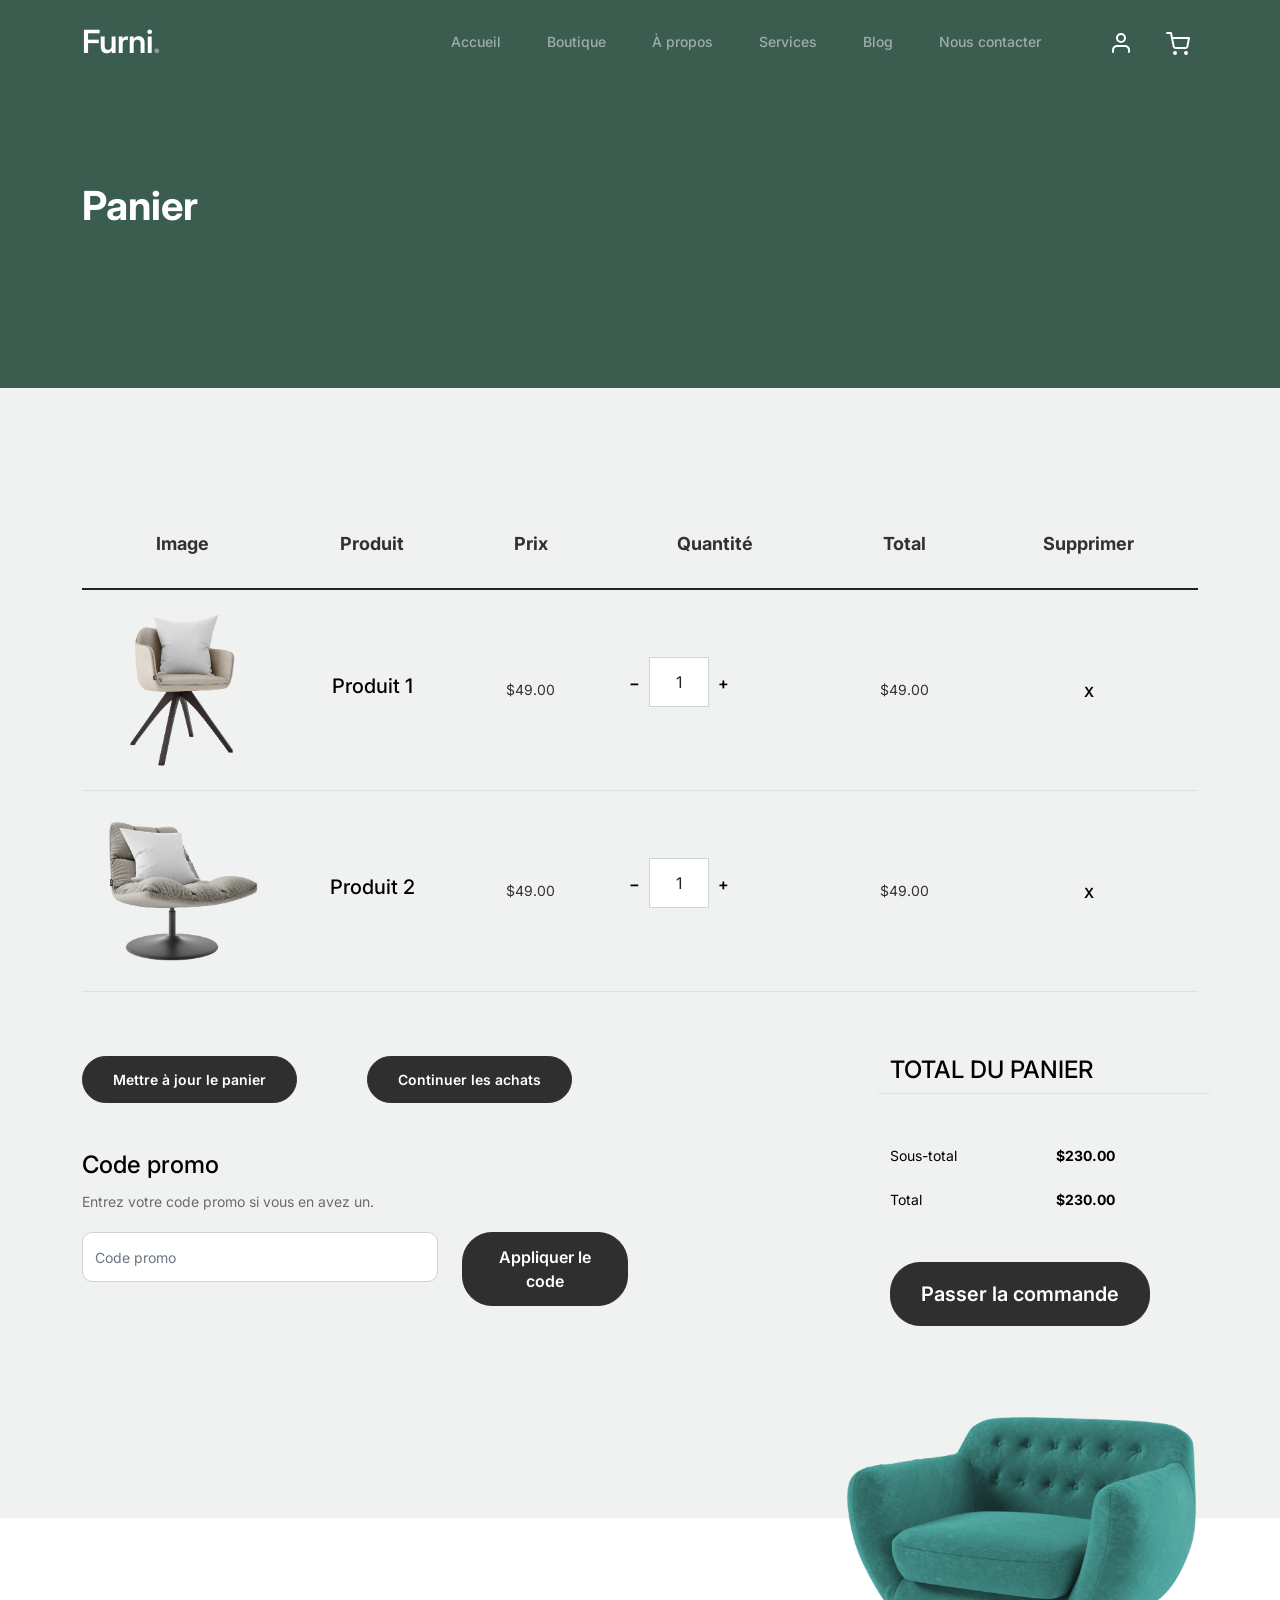
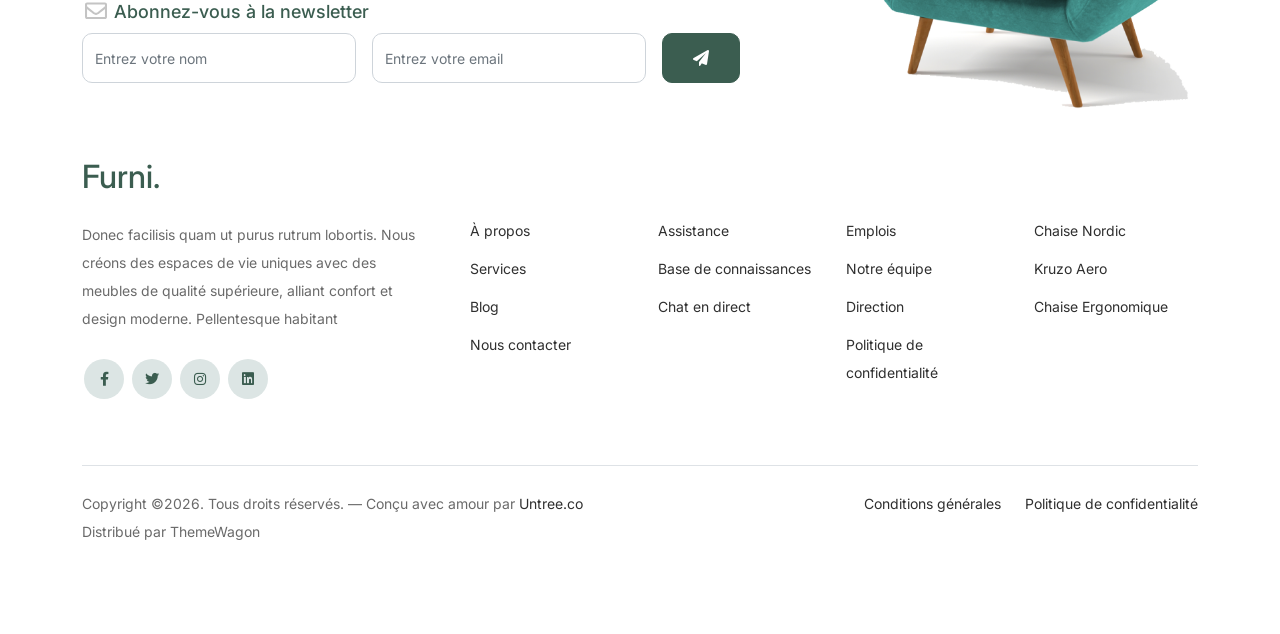
<file: cart.html>
<!-- /*
* Bootstrap 5
* Template Name: Furni
* Template Author: Untree.co
* Template URI: https://untree.co/
* License: https://creativecommons.org/licenses/by/3.0/
*/ -->
<!doctype html>
<html lang="fr">
<head>
  <meta charset="utf-8">
  <meta name="viewport" content="width=device-width, initial-scale=1, shrink-to-fit=no">
  <meta name="author" content="Untree.co">
  <link rel="shortcut icon" href="favicon.png">

  <meta name="description" content="" />
  <meta name="keywords" content="bootstrap, bootstrap4" />

		<!-- Bootstrap CSS -->
		<link href="css/bootstrap.min.css" rel="stylesheet">
		<link href="https://cdnjs.cloudflare.com/ajax/libs/font-awesome/6.0.0-beta3/css/all.min.css" rel="stylesheet">
		<link href="css/tiny-slider.css" rel="stylesheet">
		<link href="css/style.css" rel="stylesheet">
		<title>Furni — Mobilier & Design d'Intérieur Moderne</title>
	</head>

	<body>

		<!-- Start Header/Navigation -->
		<nav class="custom-navbar navbar navbar navbar-expand-md navbar-dark bg-dark" arial-label="Furni navigation bar">

			<div class="container">
				<a class="navbar-brand" href="index.html">Furni<span>.</span></a>

				<button class="navbar-toggler" type="button" data-bs-toggle="collapse" data-bs-target="#navbarsFurni" aria-controls="navbarsFurni" aria-expanded="false" aria-label="Toggle navigation">
					<span class="navbar-toggler-icon"></span>
				</button>

				<div class="collapse navbar-collapse" id="navbarsFurni">
					<ul class="custom-navbar-nav navbar-nav ms-auto mb-2 mb-md-0">
						<li class="nav-item ">
							<a class="nav-link" href="index.html">Accueil</a>
						</li>
						<li><a class="nav-link" href="shop.html">Boutique</a></li>
						<li><a class="nav-link" href="about.html">À propos</a></li>
						<li><a class="nav-link" href="services.html">Services</a></li>
						<li><a class="nav-link" href="blog.html">Blog</a></li>
						<li><a class="nav-link" href="contact.html">Nous contacter</a></li>
					</ul>

					<ul class="custom-navbar-cta navbar-nav mb-2 mb-md-0 ms-5">
						<li><a class="nav-link" href="#"><img src="images/user.svg"></a></li>
						<li><a class="nav-link" href="cart.html"><img src="images/cart.svg"></a></li>
					</ul>
				</div>
			</div>
				
		</nav>
		<!-- End Header/Navigation -->

		<!-- Start Hero Section -->
			<div class="hero">
				<div class="container">
					<div class="row justify-content-between">
						<div class="col-lg-5">
							<div class="intro-excerpt">
								<h1>Panier</h1>
							</div>
						</div>
						<div class="col-lg-7">
							
						</div>
					</div>
				</div>
			</div>
		<!-- End Hero Section -->

		

		<div class="untree_co-section before-footer-section">
            <div class="container">
              <div class="row mb-5">
                <form class="col-md-12" method="post">
                  <div class="site-blocks-table">
                    <table class="table">
                      <thead>
                        <tr>
                          <th class="product-thumbnail">Image</th>
                          <th class="product-name">Produit</th>
                          <th class="product-price">Prix</th>
                          <th class="product-quantity">Quantité</th>
                          <th class="product-total">Total</th>
                          <th class="product-remove">Supprimer</th>
                        </tr>
                      </thead>
                      <tbody>
                        <tr>
                          <td class="product-thumbnail">
                            <img src="images/product-1.png" alt="Image" class="img-fluid">
                          </td>
                          <td class="product-name">
                            <h2 class="h5 text-black">Produit 1</h2>
                          </td>
                          <td>$49.00</td>
                          <td>
                            <div class="input-group mb-3 d-flex align-items-center quantity-container" style="max-width: 120px;">
                              <div class="input-group-prepend">
                                <button class="btn btn-outline-black decrease" type="button">&minus;</button>
                              </div>
                              <input type="text" class="form-control text-center quantity-amount" value="1" placeholder="" aria-label="Example text with button addon" aria-describedby="button-addon1">
                              <div class="input-group-append">
                                <button class="btn btn-outline-black increase" type="button">&plus;</button>
                              </div>
                            </div>
        
                          </td>
                          <td>$49.00</td>
                          <td><a href="#" class="btn btn-black btn-sm">X</a></td>
                        </tr>
        
                        <tr>
                          <td class="product-thumbnail">
                            <img src="images/product-2.png" alt="Image" class="img-fluid">
                          </td>
                          <td class="product-name">
                            <h2 class="h5 text-black">Produit 2</h2>
                          </td>
                          <td>$49.00</td>
                          <td>
                            <div class="input-group mb-3 d-flex align-items-center quantity-container" style="max-width: 120px;">
                              <div class="input-group-prepend">
                                <button class="btn btn-outline-black decrease" type="button">&minus;</button>
                              </div>
                              <input type="text" class="form-control text-center quantity-amount" value="1" placeholder="" aria-label="Example text with button addon" aria-describedby="button-addon1">
                              <div class="input-group-append">
                                <button class="btn btn-outline-black increase" type="button">&plus;</button>
                              </div>
                            </div>
        
                          </td>
                          <td>$49.00</td>
                          <td><a href="#" class="btn btn-black btn-sm">X</a></td>
                        </tr>
                      </tbody>
                    </table>
                  </div>
                </form>
              </div>
        
              <div class="row">
                <div class="col-md-6">
                  <div class="row mb-5">
                    <div class="col-md-6 mb-3 mb-md-0">
                      <button class="btn btn-black btn-sm btn-block">Mettre à jour le panier</button>
                    </div>
                    <div class="col-md-6">
                      <button class="btn btn-outline-black btn-sm btn-block">Continuer les achats</button>
                    </div>
                  </div>
                  <div class="row">
                    <div class="col-md-12">
                      <label class="text-black h4" for="coupon">Code promo</label>
                      <p>Entrez votre code promo si vous en avez un.</p>
                    </div>
                    <div class="col-md-8 mb-3 mb-md-0">
                      <input type="text" class="form-control py-3" id="coupon" placeholder="Code promo">
                    </div>
                    <div class="col-md-4">
                      <button class="btn btn-black">Appliquer le code</button>
                    </div>
                  </div>
                </div>
                <div class="col-md-6 pl-5">
                  <div class="row justify-content-end">
                    <div class="col-md-7">
                      <div class="row">
                        <div class="col-md-12 text-right border-bottom mb-5">
                          <h3 class="text-black h4 text-uppercase">Total du panier</h3>
                        </div>
                      </div>
                      <div class="row mb-3">
                        <div class="col-md-6">
                          <span class="text-black">Sous-total</span>
                        </div>
                        <div class="col-md-6 text-right">
                          <strong class="text-black">$230.00</strong>
                        </div>
                      </div>
                      <div class="row mb-5">
                        <div class="col-md-6">
                          <span class="text-black">Total</span>
                        </div>
                        <div class="col-md-6 text-right">
                          <strong class="text-black">$230.00</strong>
                        </div>
                      </div>
        
                      <div class="row">
                        <div class="col-md-12">
                          <button class="btn btn-black btn-lg py-3 btn-block" onclick="window.location='checkout.html'">Passer la commande</button>
                        </div>
                      </div>
                    </div>
                  </div>
                </div>
              </div>
            </div>
          </div>
		

		<!-- Start Footer Section -->
		<footer class="footer-section">
			<div class="container relative">

				<div class="sofa-img">
					<img src="images/sofa.png" alt="Image" class="img-fluid">
				</div>

				<div class="row">
					<div class="col-lg-8">
						<div class="subscription-form">
							<h3 class="d-flex align-items-center"><span class="me-1"><img src="images/envelope-outline.svg" alt="Image" class="img-fluid"></span><span>Abonnez-vous à la newsletter</span></h3>

							<form action="#" class="row g-3">
								<div class="col-auto">
									<input type="text" class="form-control" placeholder="Entrez votre nom">
								</div>
								<div class="col-auto">
									<input type="email" class="form-control" placeholder="Entrez votre email">
								</div>
								<div class="col-auto">
									<button class="btn btn-primary">
										<span class="fa fa-paper-plane"></span>
									</button>
								</div>
							</form>

						</div>
					</div>
				</div>

				<div class="row g-5 mb-5">
					<div class="col-lg-4">
						<div class="mb-4 footer-logo-wrap"><a href="#" class="footer-logo">Furni<span>.</span></a></div>
						<p class="mb-4">Donec facilisis quam ut purus rutrum lobortis. Nous créons des espaces de vie uniques avec des meubles de qualité supérieure, alliant confort et design moderne. Pellentesque habitant</p>

						<ul class="list-unstyled custom-social">
							<li><a href="#"><span class="fa fa-brands fa-facebook-f"></span></a></li>
							<li><a href="#"><span class="fa fa-brands fa-twitter"></span></a></li>
							<li><a href="#"><span class="fa fa-brands fa-instagram"></span></a></li>
							<li><a href="#"><span class="fa fa-brands fa-linkedin"></span></a></li>
						</ul>
					</div>

					<div class="col-lg-8">
						<div class="row links-wrap">
							<div class="col-6 col-sm-6 col-md-3">
								<ul class="list-unstyled">
									<li><a href="#">À propos</a></li>
									<li><a href="#">Services</a></li>
									<li><a href="#">Blog</a></li>
									<li><a href="#">Nous contacter</a></li>
								</ul>
							</div>

							<div class="col-6 col-sm-6 col-md-3">
								<ul class="list-unstyled">
									<li><a href="#">Assistance</a></li>
									<li><a href="#">Base de connaissances</a></li>
									<li><a href="#">Chat en direct</a></li>
								</ul>
							</div>

							<div class="col-6 col-sm-6 col-md-3">
								<ul class="list-unstyled">
									<li><a href="#">Emplois</a></li>
									<li><a href="#">Notre équipe</a></li>
									<li><a href="#">Direction</a></li>
									<li><a href="#">Politique de confidentialité</a></li>
								</ul>
							</div>

							<div class="col-6 col-sm-6 col-md-3">
								<ul class="list-unstyled">
									<li><a href="#">Chaise Nordic</a></li>
									<li><a href="#">Kruzo Aero</a></li>
									<li><a href="#">Chaise Ergonomique</a></li>
								</ul>
							</div>
						</div>
					</div>

				</div>

				<div class="border-top copyright">
					<div class="row pt-4">
						<div class="col-lg-6">
							<p class="mb-2 text-center text-lg-start">Copyright &copy;<script>document.write(new Date().getFullYear());</script>. Tous droits réservés. &mdash; Conçu avec amour par <a href="https://untree.co">Untree.co</a> Distribué par <a hreff="https://themewagon.com">ThemeWagon</a>  <!-- License information: https://untree.co/license/ -->
            </p>
						</div>

						<div class="col-lg-6 text-center text-lg-end">
							<ul class="list-unstyled d-inline-flex ms-auto">
								<li class="me-4"><a href="#">Conditions générales</a></li>
								<li><a href="#">Politique de confidentialité</a></li>
							</ul>
						</div>

					</div>
				</div>

			</div>
		</footer>
		<!-- End Footer Section -->	


		<script src="js/bootstrap.bundle.min.js"></script>
		<script src="js/tiny-slider.js"></script>
		<script src="js/custom.js"></script>
	</body>

</html>
</file>
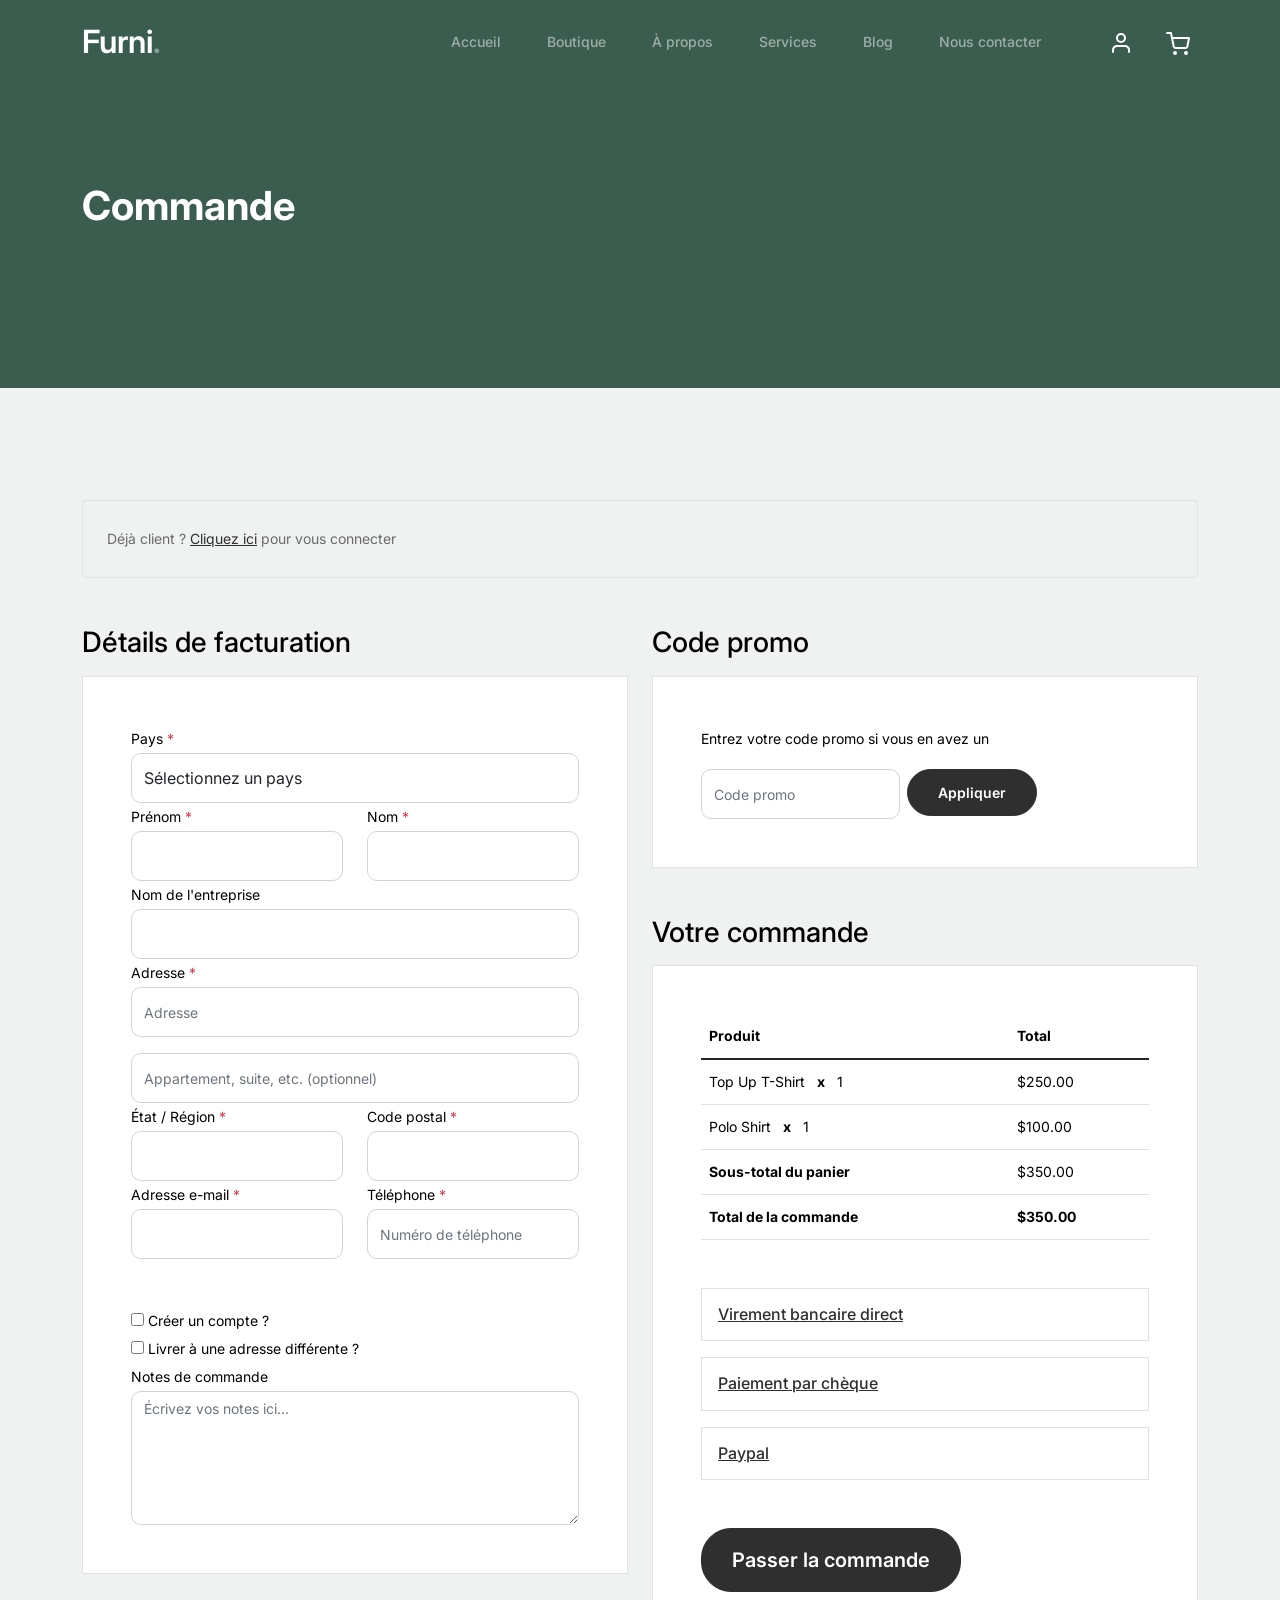
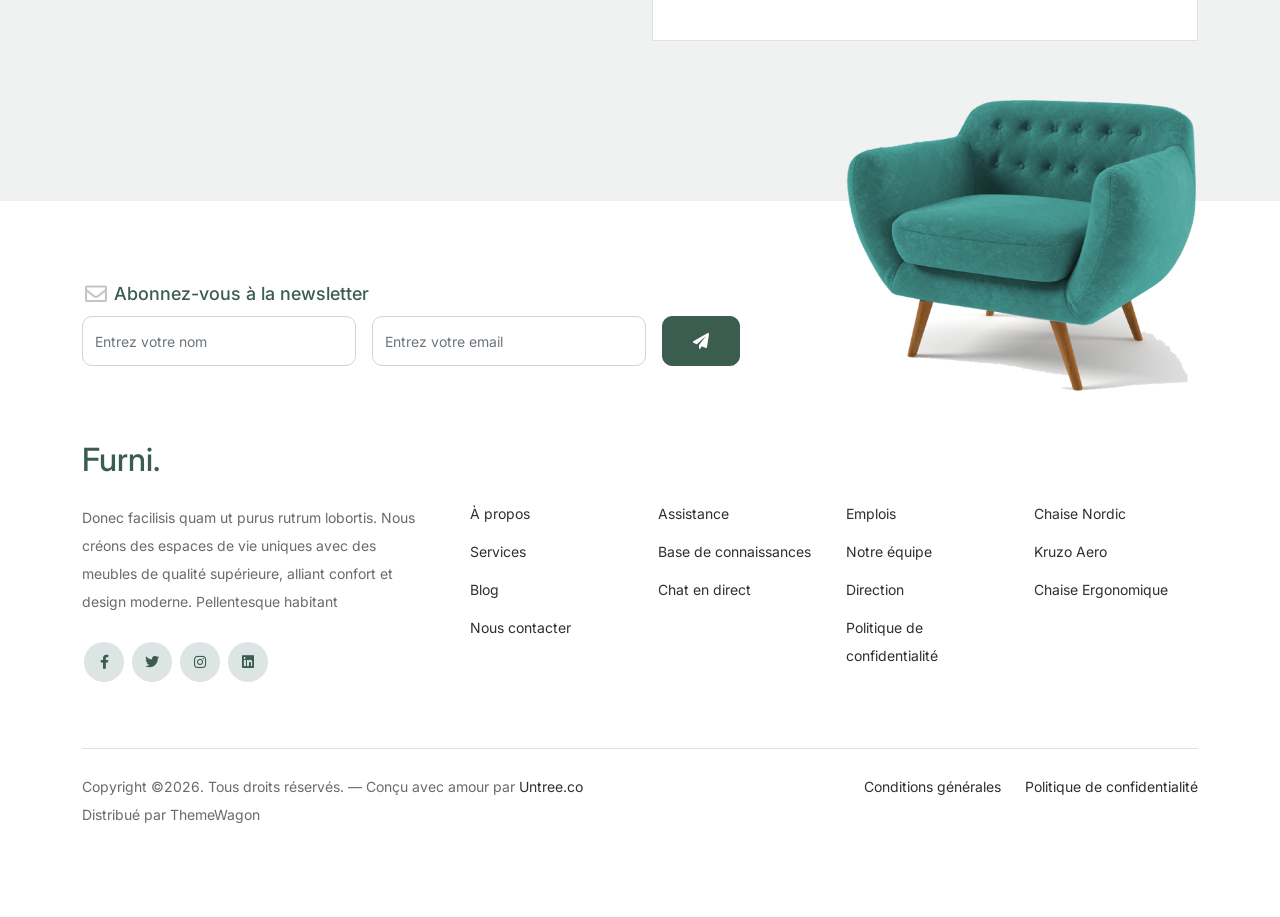
<file: checkout.html>
<!-- /*
* Bootstrap 5
* Template Name: Furni
* Template Author: Untree.co
* Template URI: https://untree.co/
* License: https://creativecommons.org/licenses/by/3.0/
*/ -->
<!doctype html>
<html lang="fr">
<head>
  <meta charset="utf-8">
  <meta name="viewport" content="width=device-width, initial-scale=1, shrink-to-fit=no">
  <meta name="author" content="Untree.co">
  <link rel="shortcut icon" href="favicon.png">

  <meta name="description" content="" />
  <meta name="keywords" content="bootstrap, bootstrap4" />

		<!-- Bootstrap CSS -->
		<link href="css/bootstrap.min.css" rel="stylesheet">
		<link href="https://cdnjs.cloudflare.com/ajax/libs/font-awesome/6.0.0-beta3/css/all.min.css" rel="stylesheet">
		<link href="css/tiny-slider.css" rel="stylesheet">
		<link href="css/style.css" rel="stylesheet">
		<title>Furni — Mobilier & Design d'Intérieur Moderne</title>
	</head>

	<body>

		<!-- Start Header/Navigation -->
		<nav class="custom-navbar navbar navbar navbar-expand-md navbar-dark bg-dark" arial-label="Furni navigation bar">

			<div class="container">
				<a class="navbar-brand" href="index.html">Furni<span>.</span></a>

				<button class="navbar-toggler" type="button" data-bs-toggle="collapse" data-bs-target="#navbarsFurni" aria-controls="navbarsFurni" aria-expanded="false" aria-label="Toggle navigation">
					<span class="navbar-toggler-icon"></span>
				</button>

				<div class="collapse navbar-collapse" id="navbarsFurni">
					<ul class="custom-navbar-nav navbar-nav ms-auto mb-2 mb-md-0">
						<li class="nav-item ">
							<a class="nav-link" href="index.html">Accueil</a>
						</li>
						<li><a class="nav-link" href="shop.html">Boutique</a></li>
						<li><a class="nav-link" href="about.html">À propos</a></li>
						<li><a class="nav-link" href="services.html">Services</a></li>
						<li><a class="nav-link" href="blog.html">Blog</a></li>
						<li><a class="nav-link" href="contact.html">Nous contacter</a></li>
					</ul>

					<ul class="custom-navbar-cta navbar-nav mb-2 mb-md-0 ms-5">
						<li><a class="nav-link" href="#"><img src="images/user.svg"></a></li>
						<li><a class="nav-link" href="cart.html"><img src="images/cart.svg"></a></li>
					</ul>
				</div>
			</div>
				
		</nav>
		<!-- End Header/Navigation -->

		<!-- Start Hero Section -->
			<div class="hero">
				<div class="container">
					<div class="row justify-content-between">
						<div class="col-lg-5">
							<div class="intro-excerpt">
								<h1>Commande</h1>
							</div>
						</div>
						<div class="col-lg-7">
							
						</div>
					</div>
				</div>
			</div>
		<!-- End Hero Section -->

		<div class="untree_co-section">
		    <div class="container">
		      <div class="row mb-5">
		        <div class="col-md-12">
		          <div class="border p-4 rounded" role="alert">
		            Déjà client ? <a href="#">Cliquez ici</a> pour vous connecter
		          </div>
		        </div>
		      </div>
		      <div class="row">
		        <div class="col-md-6 mb-5 mb-md-0">
		          <h2 class="h3 mb-3 text-black">Détails de facturation</h2>
		          <div class="p-3 p-lg-5 border bg-white">
		            <div class="form-group">
		              <label for="c_country" class="text-black">Pays <span class="text-danger">*</span></label>
		              <select id="c_country" class="form-control">
		                <option value="1">Sélectionnez un pays</option>    
		                <option value="2">bangladesh</option>    
		                <option value="3">Algeria</option>    
		                <option value="4">Afghanistan</option>    
		                <option value="5">Ghana</option>    
		                <option value="6">Albania</option>    
		                <option value="7">Bahrain</option>    
		                <option value="8">Colombia</option>    
		                <option value="9">Dominican Republic</option>    
		              </select>
		            </div>
		            <div class="form-group row">
		              <div class="col-md-6">
		                <label for="c_fname" class="text-black">Prénom <span class="text-danger">*</span></label>
		                <input type="text" class="form-control" id="c_fname" name="c_fname">
		              </div>
		              <div class="col-md-6">
		                <label for="c_lname" class="text-black">Nom <span class="text-danger">*</span></label>
		                <input type="text" class="form-control" id="c_lname" name="c_lname">
		              </div>
		            </div>

		            <div class="form-group row">
		              <div class="col-md-12">
		                <label for="c_companyname" class="text-black">Nom de l'entreprise </label>
		                <input type="text" class="form-control" id="c_companyname" name="c_companyname">
		              </div>
		            </div>

		            <div class="form-group row">
		              <div class="col-md-12">
		                <label for="c_address" class="text-black">Adresse <span class="text-danger">*</span></label>
		                <input type="text" class="form-control" id="c_address" name="c_address" placeholder="Adresse">
		              </div>
		            </div>

		            <div class="form-group mt-3">
		              <input type="text" class="form-control" placeholder="Appartement, suite, etc. (optionnel)">
		            </div>

		            <div class="form-group row">
		              <div class="col-md-6">
		                <label for="c_state_country" class="text-black">État / Région <span class="text-danger">*</span></label>
		                <input type="text" class="form-control" id="c_state_country" name="c_state_country">
		              </div>
		              <div class="col-md-6">
		                <label for="c_postal_zip" class="text-black">Code postal <span class="text-danger">*</span></label>
		                <input type="text" class="form-control" id="c_postal_zip" name="c_postal_zip">
		              </div>
		            </div>

		            <div class="form-group row mb-5">
		              <div class="col-md-6">
		                <label for="c_email_address" class="text-black">Adresse e-mail <span class="text-danger">*</span></label>
		                <input type="text" class="form-control" id="c_email_address" name="c_email_address">
		              </div>
		              <div class="col-md-6">
		                <label for="c_phone" class="text-black">Téléphone <span class="text-danger">*</span></label>
		                <input type="text" class="form-control" id="c_phone" name="c_phone" placeholder="Numéro de téléphone">
		              </div>
		            </div>

		            <div class="form-group">
		              <label for="c_create_account" class="text-black" data-bs-toggle="collapse" href="#create_an_account" role="button" aria-expanded="false" aria-controls="create_an_account"><input type="checkbox" value="1" id="c_create_account"> Créer un compte ?</label>
		              <div class="collapse" id="create_an_account">
		                <div class="py-2 mb-4">
		                  <p class="mb-3">Créez un compte en entrant les informations ci-dessous. Si vous êtes un client existant, veuillez vous connecter en haut de la page.</p>
		                  <div class="form-group">
		                    <label for="c_account_password" class="text-black">Mot de passe du compte</label>
		                    <input type="email" class="form-control" id="c_account_password" name="c_account_password" placeholder="">
		                  </div>
		                </div>
		              </div>
		            </div>


		            <div class="form-group">
		              <label for="c_ship_different_address" class="text-black" data-bs-toggle="collapse" href="#ship_different_address" role="button" aria-expanded="false" aria-controls="ship_different_address"><input type="checkbox" value="1" id="c_ship_different_address"> Livrer à une adresse différente ?</label>
		              <div class="collapse" id="ship_different_address">
		                <div class="py-2">

		                  <div class="form-group">
		                    <label for="c_diff_country" class="text-black">Pays <span class="text-danger">*</span></label>
		                    <select id="c_diff_country" class="form-control">
		                      <option value="1">Sélectionnez un pays</option>    
		                      <option value="2">bangladesh</option>    
		                      <option value="3">Algeria</option>    
		                      <option value="4">Afghanistan</option>    
		                      <option value="5">Ghana</option>    
		                      <option value="6">Albania</option>    
		                      <option value="7">Bahrain</option>    
		                      <option value="8">Colombia</option>    
		                      <option value="9">Dominican Republic</option>    
		                    </select>
		                  </div>


		                  <div class="form-group row">
		                    <div class="col-md-6">
		                      <label for="c_diff_fname" class="text-black">Prénom <span class="text-danger">*</span></label>
		                      <input type="text" class="form-control" id="c_diff_fname" name="c_diff_fname">
		                    </div>
		                    <div class="col-md-6">
		                      <label for="c_diff_lname" class="text-black">Nom <span class="text-danger">*</span></label>
		                      <input type="text" class="form-control" id="c_diff_lname" name="c_diff_lname">
		                    </div>
		                  </div>

		                  <div class="form-group row">
		                    <div class="col-md-12">
		                      <label for="c_diff_companyname" class="text-black">Nom de l'entreprise </label>
		                      <input type="text" class="form-control" id="c_diff_companyname" name="c_diff_companyname">
		                    </div>
		                  </div>

		                  <div class="form-group row  mb-3">
		                    <div class="col-md-12">
		                      <label for="c_diff_address" class="text-black">Adresse <span class="text-danger">*</span></label>
		                      <input type="text" class="form-control" id="c_diff_address" name="c_diff_address" placeholder="Adresse">
		                    </div>
		                  </div>

		                  <div class="form-group">
		                    <input type="text" class="form-control" placeholder="Appartement, suite, etc. (optionnel)">
		                  </div>

		                  <div class="form-group row">
		                    <div class="col-md-6">
		                      <label for="c_diff_state_country" class="text-black">État / Région <span class="text-danger">*</span></label>
		                      <input type="text" class="form-control" id="c_diff_state_country" name="c_diff_state_country">
		                    </div>
		                    <div class="col-md-6">
		                      <label for="c_diff_postal_zip" class="text-black">Code postal <span class="text-danger">*</span></label>
		                      <input type="text" class="form-control" id="c_diff_postal_zip" name="c_diff_postal_zip">
		                    </div>
		                  </div>

		                  <div class="form-group row mb-5">
		                    <div class="col-md-6">
		                      <label for="c_diff_email_address" class="text-black">Adresse e-mail <span class="text-danger">*</span></label>
		                      <input type="text" class="form-control" id="c_diff_email_address" name="c_diff_email_address">
		                    </div>
		                    <div class="col-md-6">
		                      <label for="c_diff_phone" class="text-black">Téléphone <span class="text-danger">*</span></label>
		                      <input type="text" class="form-control" id="c_diff_phone" name="c_diff_phone" placeholder="Numéro de téléphone">
		                    </div>
		                  </div>

		                </div>

		              </div>
		            </div>

		            <div class="form-group">
		              <label for="c_order_notes" class="text-black">Notes de commande</label>
		              <textarea name="c_order_notes" id="c_order_notes" cols="30" rows="5" class="form-control" placeholder="Écrivez vos notes ici..."></textarea>
		            </div>

		          </div>
		        </div>
		        <div class="col-md-6">

		          <div class="row mb-5">
		            <div class="col-md-12">
		              <h2 class="h3 mb-3 text-black">Code promo</h2>
		              <div class="p-3 p-lg-5 border bg-white">

		                <label for="c_code" class="text-black mb-3">Entrez votre code promo si vous en avez un</label>
		                <div class="input-group w-75 couponcode-wrap">
		                  <input type="text" class="form-control me-2" id="c_code" placeholder="Code promo" aria-label="Code promo" aria-describedby="button-addon2">
		                  <div class="input-group-append">
		                    <button class="btn btn-black btn-sm" type="button" id="button-addon2">Appliquer</button>
		                  </div>
		                </div>

		              </div>
		            </div>
		          </div>

		          <div class="row mb-5">
		            <div class="col-md-12">
		              <h2 class="h3 mb-3 text-black">Votre commande</h2>
		              <div class="p-3 p-lg-5 border bg-white">
		                <table class="table site-block-order-table mb-5">
		                  <thead>
		                    <th>Produit</th>
		                    <th>Total</th>
		                  </thead>
		                  <tbody>
		                    <tr>
		                      <td>Top Up T-Shirt <strong class="mx-2">x</strong> 1</td>
		                      <td>$250.00</td>
		                    </tr>
		                    <tr>
		                      <td>Polo Shirt <strong class="mx-2">x</strong>   1</td>
		                      <td>$100.00</td>
		                    </tr>
		                    <tr>
		                      <td class="text-black font-weight-bold"><strong>Sous-total du panier</strong></td>
		                      <td class="text-black">$350.00</td>
		                    </tr>
		                    <tr>
		                      <td class="text-black font-weight-bold"><strong>Total de la commande</strong></td>
		                      <td class="text-black font-weight-bold"><strong>$350.00</strong></td>
		                    </tr>
		                  </tbody>
		                </table>

		                <div class="border p-3 mb-3">
		                  <h3 class="h6 mb-0"><a class="d-block" data-bs-toggle="collapse" href="#collapsebank" role="button" aria-expanded="false" aria-controls="collapsebank">Virement bancaire direct</a></h3>

		                  <div class="collapse" id="collapsebank">
		                    <div class="py-2">
		                      <p class="mb-0">Make your payment directly into our bank account. Please use your Order ID as the payment reference. Your order won’t be shipped until the funds have cleared in our account.</p>
		                    </div>
		                  </div>
		                </div>

		                <div class="border p-3 mb-3">
		                  <h3 class="h6 mb-0"><a class="d-block" data-bs-toggle="collapse" href="#collapsecheque" role="button" aria-expanded="false" aria-controls="collapsecheque">Paiement par chèque</a></h3>

		                  <div class="collapse" id="collapsecheque">
		                    <div class="py-2">
		                      <p class="mb-0">Make your payment directly into our bank account. Please use your Order ID as the payment reference. Your order won’t be shipped until the funds have cleared in our account.</p>
		                    </div>
		                  </div>
		                </div>

		                <div class="border p-3 mb-5">
		                  <h3 class="h6 mb-0"><a class="d-block" data-bs-toggle="collapse" href="#collapsepaypal" role="button" aria-expanded="false" aria-controls="collapsepaypal">Paypal</a></h3>

		                  <div class="collapse" id="collapsepaypal">
		                    <div class="py-2">
		                      <p class="mb-0">Make your payment directly into our bank account. Please use your Order ID as the payment reference. Your order won’t be shipped until the funds have cleared in our account.</p>
		                    </div>
		                  </div>
		                </div>

		                <div class="form-group">
		                  <button class="btn btn-black btn-lg py-3 btn-block" onclick="window.location='thankyou.html'">Passer la commande</button>
		                </div>

		              </div>
		            </div>
		          </div>

		        </div>
		      </div>
		      <!-- </form> -->
		    </div>
		  </div>

		<!-- Start Footer Section -->
		<footer class="footer-section">
			<div class="container relative">

				<div class="sofa-img">
					<img src="images/sofa.png" alt="Image" class="img-fluid">
				</div>

				<div class="row">
					<div class="col-lg-8">
						<div class="subscription-form">
							<h3 class="d-flex align-items-center"><span class="me-1"><img src="images/envelope-outline.svg" alt="Image" class="img-fluid"></span><span>Abonnez-vous à la newsletter</span></h3>

							<form action="#" class="row g-3">
								<div class="col-auto">
									<input type="text" class="form-control" placeholder="Entrez votre nom">
								</div>
								<div class="col-auto">
									<input type="email" class="form-control" placeholder="Entrez votre email">
								</div>
								<div class="col-auto">
									<button class="btn btn-primary">
										<span class="fa fa-paper-plane"></span>
									</button>
								</div>
							</form>

						</div>
					</div>
				</div>

				<div class="row g-5 mb-5">
					<div class="col-lg-4">
						<div class="mb-4 footer-logo-wrap"><a href="#" class="footer-logo">Furni<span>.</span></a></div>
						<p class="mb-4">Donec facilisis quam ut purus rutrum lobortis. Nous créons des espaces de vie uniques avec des meubles de qualité supérieure, alliant confort et design moderne. Pellentesque habitant</p>

						<ul class="list-unstyled custom-social">
							<li><a href="#"><span class="fa fa-brands fa-facebook-f"></span></a></li>
							<li><a href="#"><span class="fa fa-brands fa-twitter"></span></a></li>
							<li><a href="#"><span class="fa fa-brands fa-instagram"></span></a></li>
							<li><a href="#"><span class="fa fa-brands fa-linkedin"></span></a></li>
						</ul>
					</div>

					<div class="col-lg-8">
						<div class="row links-wrap">
							<div class="col-6 col-sm-6 col-md-3">
								<ul class="list-unstyled">
									<li><a href="#">À propos</a></li>
									<li><a href="#">Services</a></li>
									<li><a href="#">Blog</a></li>
									<li><a href="#">Nous contacter</a></li>
								</ul>
							</div>

							<div class="col-6 col-sm-6 col-md-3">
								<ul class="list-unstyled">
									<li><a href="#">Assistance</a></li>
									<li><a href="#">Base de connaissances</a></li>
									<li><a href="#">Chat en direct</a></li>
								</ul>
							</div>

							<div class="col-6 col-sm-6 col-md-3">
								<ul class="list-unstyled">
									<li><a href="#">Emplois</a></li>
									<li><a href="#">Notre équipe</a></li>
									<li><a href="#">Direction</a></li>
									<li><a href="#">Politique de confidentialité</a></li>
								</ul>
							</div>

							<div class="col-6 col-sm-6 col-md-3">
								<ul class="list-unstyled">
									<li><a href="#">Chaise Nordic</a></li>
									<li><a href="#">Kruzo Aero</a></li>
									<li><a href="#">Chaise Ergonomique</a></li>
								</ul>
							</div>
						</div>
					</div>

				</div>

				<div class="border-top copyright">
					<div class="row pt-4">
						<div class="col-lg-6">
							<p class="mb-2 text-center text-lg-start">Copyright &copy;<script>document.write(new Date().getFullYear());</script>. Tous droits réservés. &mdash; Conçu avec amour par <a href="https://untree.co">Untree.co</a> Distribué par <a hreff="https://themewagon.com">ThemeWagon</a>  <!-- License information: https://untree.co/license/ -->
            </p>
						</div>

						<div class="col-lg-6 text-center text-lg-end">
							<ul class="list-unstyled d-inline-flex ms-auto">
								<li class="me-4"><a href="#">Conditions générales</a></li>
								<li><a href="#">Politique de confidentialité</a></li>
							</ul>
						</div>

					</div>
				</div>

			</div>
		</footer>
		<!-- End Footer Section -->	


		<script src="js/bootstrap.bundle.min.js"></script>
		<script src="js/tiny-slider.js"></script>
		<script src="js/custom.js"></script>
	</body>

</html>
</file>
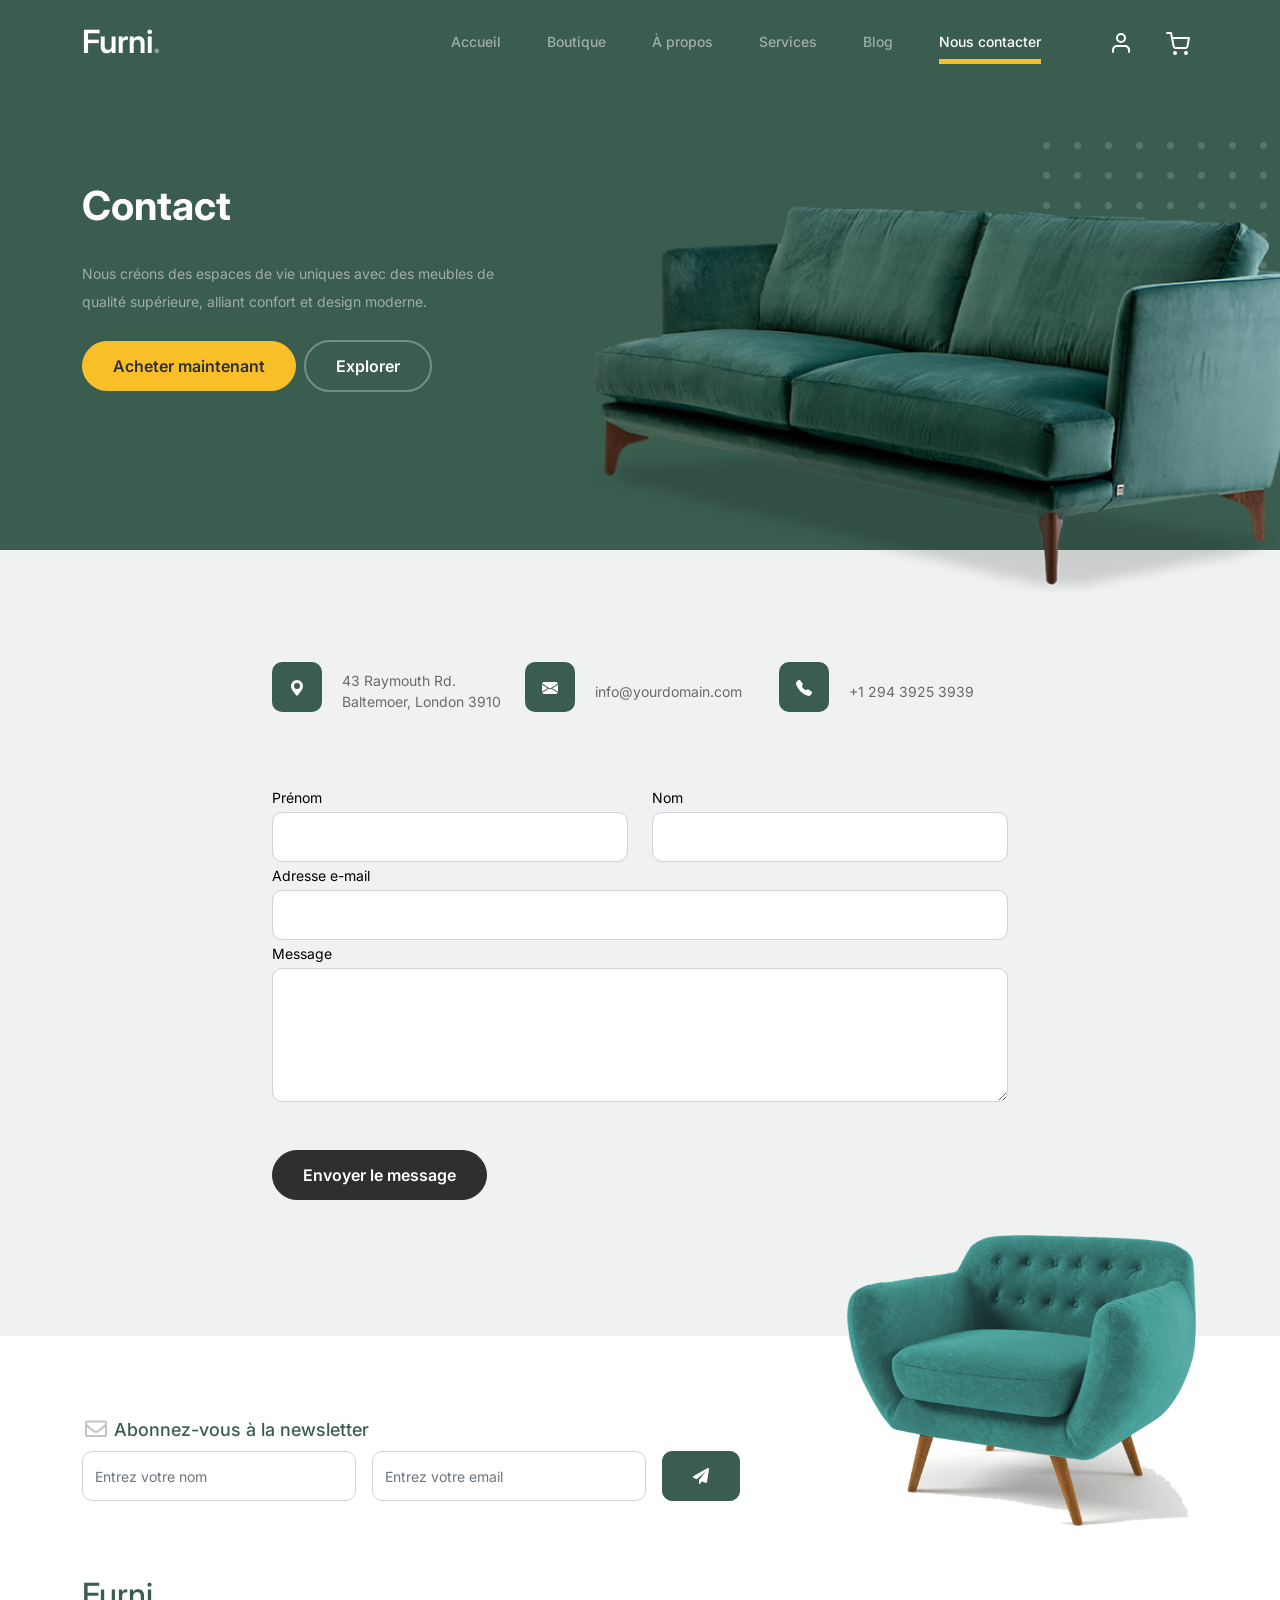
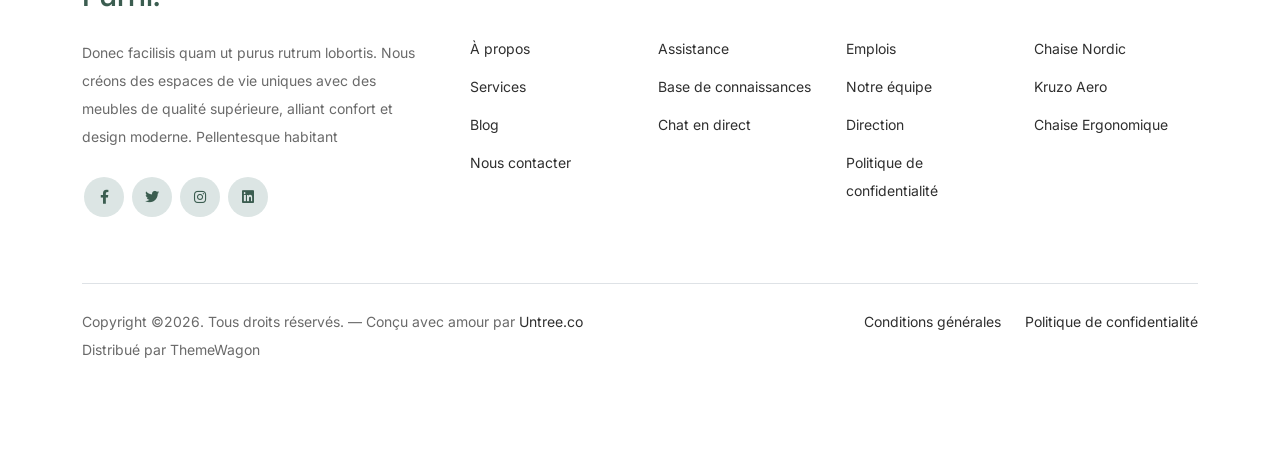
<file: contact.html>
<!-- /*
* Bootstrap 5
* Template Name: Furni
* Template Author: Untree.co
* Template URI: https://untree.co/
* License: https://creativecommons.org/licenses/by/3.0/
*/ -->
<!doctype html>
<html lang="fr">
<head>
  <meta charset="utf-8">
  <meta name="viewport" content="width=device-width, initial-scale=1, shrink-to-fit=no">
  <meta name="author" content="Untree.co">
  <link rel="shortcut icon" href="favicon.png">

  <meta name="description" content="" />
  <meta name="keywords" content="bootstrap, bootstrap4" />

		<!-- Bootstrap CSS -->
		<link href="css/bootstrap.min.css" rel="stylesheet">
		<link href="https://cdnjs.cloudflare.com/ajax/libs/font-awesome/6.0.0-beta3/css/all.min.css" rel="stylesheet">
		<link href="css/tiny-slider.css" rel="stylesheet">
		<link href="css/style.css" rel="stylesheet">
		<title>Furni — Mobilier & Design d'Intérieur Moderne</title>
	</head>

	<body>

		<!-- Start Header/Navigation -->
		<nav class="custom-navbar navbar navbar navbar-expand-md navbar-dark bg-dark" arial-label="Furni navigation bar">

			<div class="container">
				<a class="navbar-brand" href="index.html">Furni<span>.</span></a>

				<button class="navbar-toggler" type="button" data-bs-toggle="collapse" data-bs-target="#navbarsFurni" aria-controls="navbarsFurni" aria-expanded="false" aria-label="Toggle navigation">
					<span class="navbar-toggler-icon"></span>
				</button>

				<div class="collapse navbar-collapse" id="navbarsFurni">
					<ul class="custom-navbar-nav navbar-nav ms-auto mb-2 mb-md-0">
						<li class="nav-item">
							<a class="nav-link" href="index.html">Accueil</a>
						</li>
						<li><a class="nav-link" href="shop.html">Boutique</a></li>
						<li><a class="nav-link" href="about.html">À propos</a></li>
						<li><a class="nav-link" href="services.html">Services</a></li>
						<li><a class="nav-link" href="blog.html">Blog</a></li>
						<li class="active"><a class="nav-link" href="contact.html">Nous contacter</a></li>
					</ul>

					<ul class="custom-navbar-cta navbar-nav mb-2 mb-md-0 ms-5">
						<li><a class="nav-link" href="#"><img src="images/user.svg"></a></li>
						<li><a class="nav-link" href="cart.html"><img src="images/cart.svg"></a></li>
					</ul>
				</div>
			</div>
				
		</nav>
		<!-- End Header/Navigation -->

		<!-- Start Hero Section -->
			<div class="hero">
				<div class="container">
					<div class="row justify-content-between">
						<div class="col-lg-5">
							<div class="intro-excerpt">
								<h1>Contact</h1>
								<p class="mb-4">Nous créons des espaces de vie uniques avec des meubles de qualité supérieure, alliant confort et design moderne.</p>
								<p><a href="" class="btn btn-secondary me-2">Acheter maintenant</a><a href="#" class="btn btn-white-outline">Explorer</a></p>
							</div>
						</div>
						<div class="col-lg-7">
							<div class="hero-img-wrap">
								<img src="images/couch.png" class="img-fluid">
							</div>
						</div>
					</div>
				</div>
			</div>
		<!-- End Hero Section -->

		
		<!-- Start Contact Form -->
		<div class="untree_co-section">
      <div class="container">

        <div class="block">
          <div class="row justify-content-center">


            <div class="col-md-8 col-lg-8 pb-4">


              <div class="row mb-5">
                <div class="col-lg-4">
                  <div  class="service no-shadow align-items-center link horizontal d-flex active" data-aos="fade-left" data-aos-delay="0">
                    <div class="service-icon color-1 mb-4">
                      <svg xmlns="http://www.w3.org/2000/svg" width="16" height="16" fill="currentColor" class="bi bi-geo-alt-fill" viewBox="0 0 16 16">
                        <path d="M8 16s6-5.686 6-10A6 6 0 0 0 2 6c0 4.314 6 10 6 10zm0-7a3 3 0 1 1 0-6 3 3 0 0 1 0 6z"/>
                      </svg>
                    </div> <!-- /.icon -->
                    <div class="service-contents">
                      <p>43 Raymouth Rd. Baltemoer, London 3910</p>
                    </div> <!-- /.service-contents-->
                  </div> <!-- /.service -->
                </div>

                <div class="col-lg-4">
                  <div  class="service no-shadow align-items-center link horizontal d-flex active" data-aos="fade-left" data-aos-delay="0">
                    <div class="service-icon color-1 mb-4">
                      <svg xmlns="http://www.w3.org/2000/svg" width="16" height="16" fill="currentColor" class="bi bi-envelope-fill" viewBox="0 0 16 16">
                        <path d="M.05 3.555A2 2 0 0 1 2 2h12a2 2 0 0 1 1.95 1.555L8 8.414.05 3.555zM0 4.697v7.104l5.803-3.558L0 4.697zM6.761 8.83l-6.57 4.027A2 2 0 0 0 2 14h12a2 2 0 0 0 1.808-1.144l-6.57-4.027L8 9.586l-1.239-.757zm3.436-.586L16 11.801V4.697l-5.803 3.546z"/>
                      </svg>
                    </div> <!-- /.icon -->
                    <div class="service-contents">
                      <p>info@yourdomain.com</p>
                    </div> <!-- /.service-contents-->
                  </div> <!-- /.service -->
                </div>

                <div class="col-lg-4">
                  <div  class="service no-shadow align-items-center link horizontal d-flex active" data-aos="fade-left" data-aos-delay="0">
                    <div class="service-icon color-1 mb-4">
                      <svg xmlns="http://www.w3.org/2000/svg" width="16" height="16" fill="currentColor" class="bi bi-telephone-fill" viewBox="0 0 16 16">
                        <path fill-rule="evenodd" d="M1.885.511a1.745 1.745 0 0 1 2.61.163L6.29 2.98c.329.423.445.974.315 1.494l-.547 2.19a.678.678 0 0 0 .178.643l2.457 2.457a.678.678 0 0 0 .644.178l2.189-.547a1.745 1.745 0 0 1 1.494.315l2.306 1.794c.829.645.905 1.87.163 2.611l-1.034 1.034c-.74.74-1.846 1.065-2.877.702a18.634 18.634 0 0 1-7.01-4.42 18.634 18.634 0 0 1-4.42-7.009c-.362-1.03-.037-2.137.703-2.877L1.885.511z"/>
                      </svg>
                    </div> <!-- /.icon -->
                    <div class="service-contents">
                      <p>+1 294 3925 3939</p>
                    </div> <!-- /.service-contents-->
                  </div> <!-- /.service -->
                </div>
              </div>

              <form>
                <div class="row">
                  <div class="col-6">
                    <div class="form-group">
                      <label class="text-black" for="fname">Prénom</label>
                      <input type="text" class="form-control" id="fname">
                    </div>
                  </div>
                  <div class="col-6">
                    <div class="form-group">
                      <label class="text-black" for="lname">Nom</label>
                      <input type="text" class="form-control" id="lname">
                    </div>
                  </div>
                </div>
                <div class="form-group">
                  <label class="text-black" for="email">Adresse e-mail</label>
                  <input type="email" class="form-control" id="email">
                </div>

                <div class="form-group mb-5">
                  <label class="text-black" for="message">Message</label>
                  <textarea name="" class="form-control" id="message" cols="30" rows="5"></textarea>
                </div>

                <button type="submit" class="btn btn-primary-hover-outline">Envoyer le message</button>
              </form>

            </div>

          </div>

        </div>

      </div>


    </div>
  </div>

  <!-- End Contact Form -->

		

		<!-- Start Footer Section -->
		<footer class="footer-section">
			<div class="container relative">

				<div class="sofa-img">
					<img src="images/sofa.png" alt="Image" class="img-fluid">
				</div>

				<div class="row">
					<div class="col-lg-8">
						<div class="subscription-form">
							<h3 class="d-flex align-items-center"><span class="me-1"><img src="images/envelope-outline.svg" alt="Image" class="img-fluid"></span><span>Abonnez-vous à la newsletter</span></h3>

							<form action="#" class="row g-3">
								<div class="col-auto">
									<input type="text" class="form-control" placeholder="Entrez votre nom">
								</div>
								<div class="col-auto">
									<input type="email" class="form-control" placeholder="Entrez votre email">
								</div>
								<div class="col-auto">
									<button class="btn btn-primary">
										<span class="fa fa-paper-plane"></span>
									</button>
								</div>
							</form>

						</div>
					</div>
				</div>

				<div class="row g-5 mb-5">
					<div class="col-lg-4">
						<div class="mb-4 footer-logo-wrap"><a href="#" class="footer-logo">Furni<span>.</span></a></div>
						<p class="mb-4">Donec facilisis quam ut purus rutrum lobortis. Nous créons des espaces de vie uniques avec des meubles de qualité supérieure, alliant confort et design moderne. Pellentesque habitant</p>

						<ul class="list-unstyled custom-social">
							<li><a href="#"><span class="fa fa-brands fa-facebook-f"></span></a></li>
							<li><a href="#"><span class="fa fa-brands fa-twitter"></span></a></li>
							<li><a href="#"><span class="fa fa-brands fa-instagram"></span></a></li>
							<li><a href="#"><span class="fa fa-brands fa-linkedin"></span></a></li>
						</ul>
					</div>

					<div class="col-lg-8">
						<div class="row links-wrap">
							<div class="col-6 col-sm-6 col-md-3">
								<ul class="list-unstyled">
									<li><a href="#">À propos</a></li>
									<li><a href="#">Services</a></li>
									<li><a href="#">Blog</a></li>
									<li><a href="#">Nous contacter</a></li>
								</ul>
							</div>

							<div class="col-6 col-sm-6 col-md-3">
								<ul class="list-unstyled">
									<li><a href="#">Assistance</a></li>
									<li><a href="#">Base de connaissances</a></li>
									<li><a href="#">Chat en direct</a></li>
								</ul>
							</div>

							<div class="col-6 col-sm-6 col-md-3">
								<ul class="list-unstyled">
									<li><a href="#">Emplois</a></li>
									<li><a href="#">Notre équipe</a></li>
									<li><a href="#">Direction</a></li>
									<li><a href="#">Politique de confidentialité</a></li>
								</ul>
							</div>

							<div class="col-6 col-sm-6 col-md-3">
								<ul class="list-unstyled">
									<li><a href="#">Chaise Nordic</a></li>
									<li><a href="#">Kruzo Aero</a></li>
									<li><a href="#">Chaise Ergonomique</a></li>
								</ul>
							</div>
						</div>
					</div>

				</div>

				<div class="border-top copyright">
					<div class="row pt-4">
						<div class="col-lg-6">
							<p class="mb-2 text-center text-lg-start">Copyright &copy;<script>document.write(new Date().getFullYear());</script>. Tous droits réservés. &mdash; Conçu avec amour par <a href="https://untree.co">Untree.co</a> Distribué par <a hreff="https://themewagon.com">ThemeWagon</a>  <!-- License information: https://untree.co/license/ -->
            </p>
						</div>

						<div class="col-lg-6 text-center text-lg-end">
							<ul class="list-unstyled d-inline-flex ms-auto">
								<li class="me-4"><a href="#">Conditions générales</a></li>
								<li><a href="#">Politique de confidentialité</a></li>
							</ul>
						</div>

					</div>
				</div>

			</div>
		</footer>
		<!-- End Footer Section -->	


		<script src="js/bootstrap.bundle.min.js"></script>
		<script src="js/tiny-slider.js"></script>
		<script src="js/custom.js"></script>
	</body>

</html>
</file>
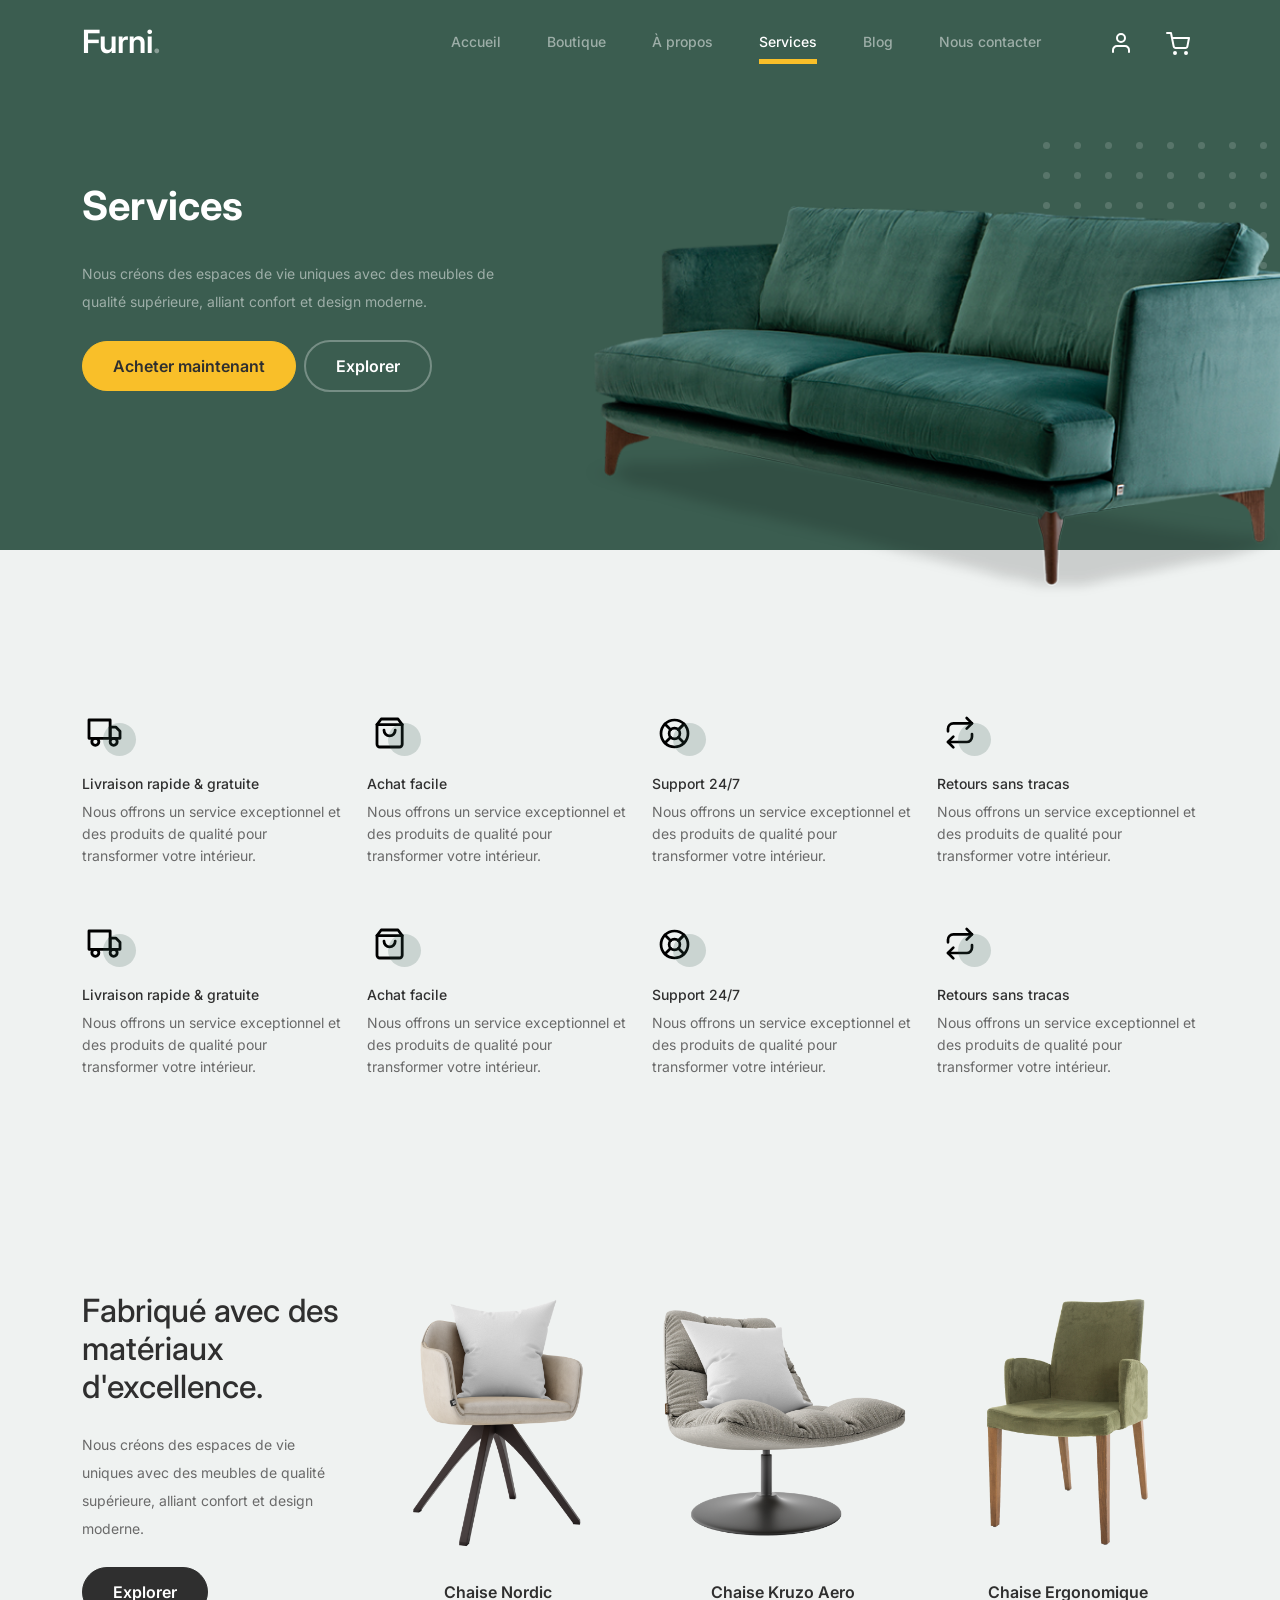
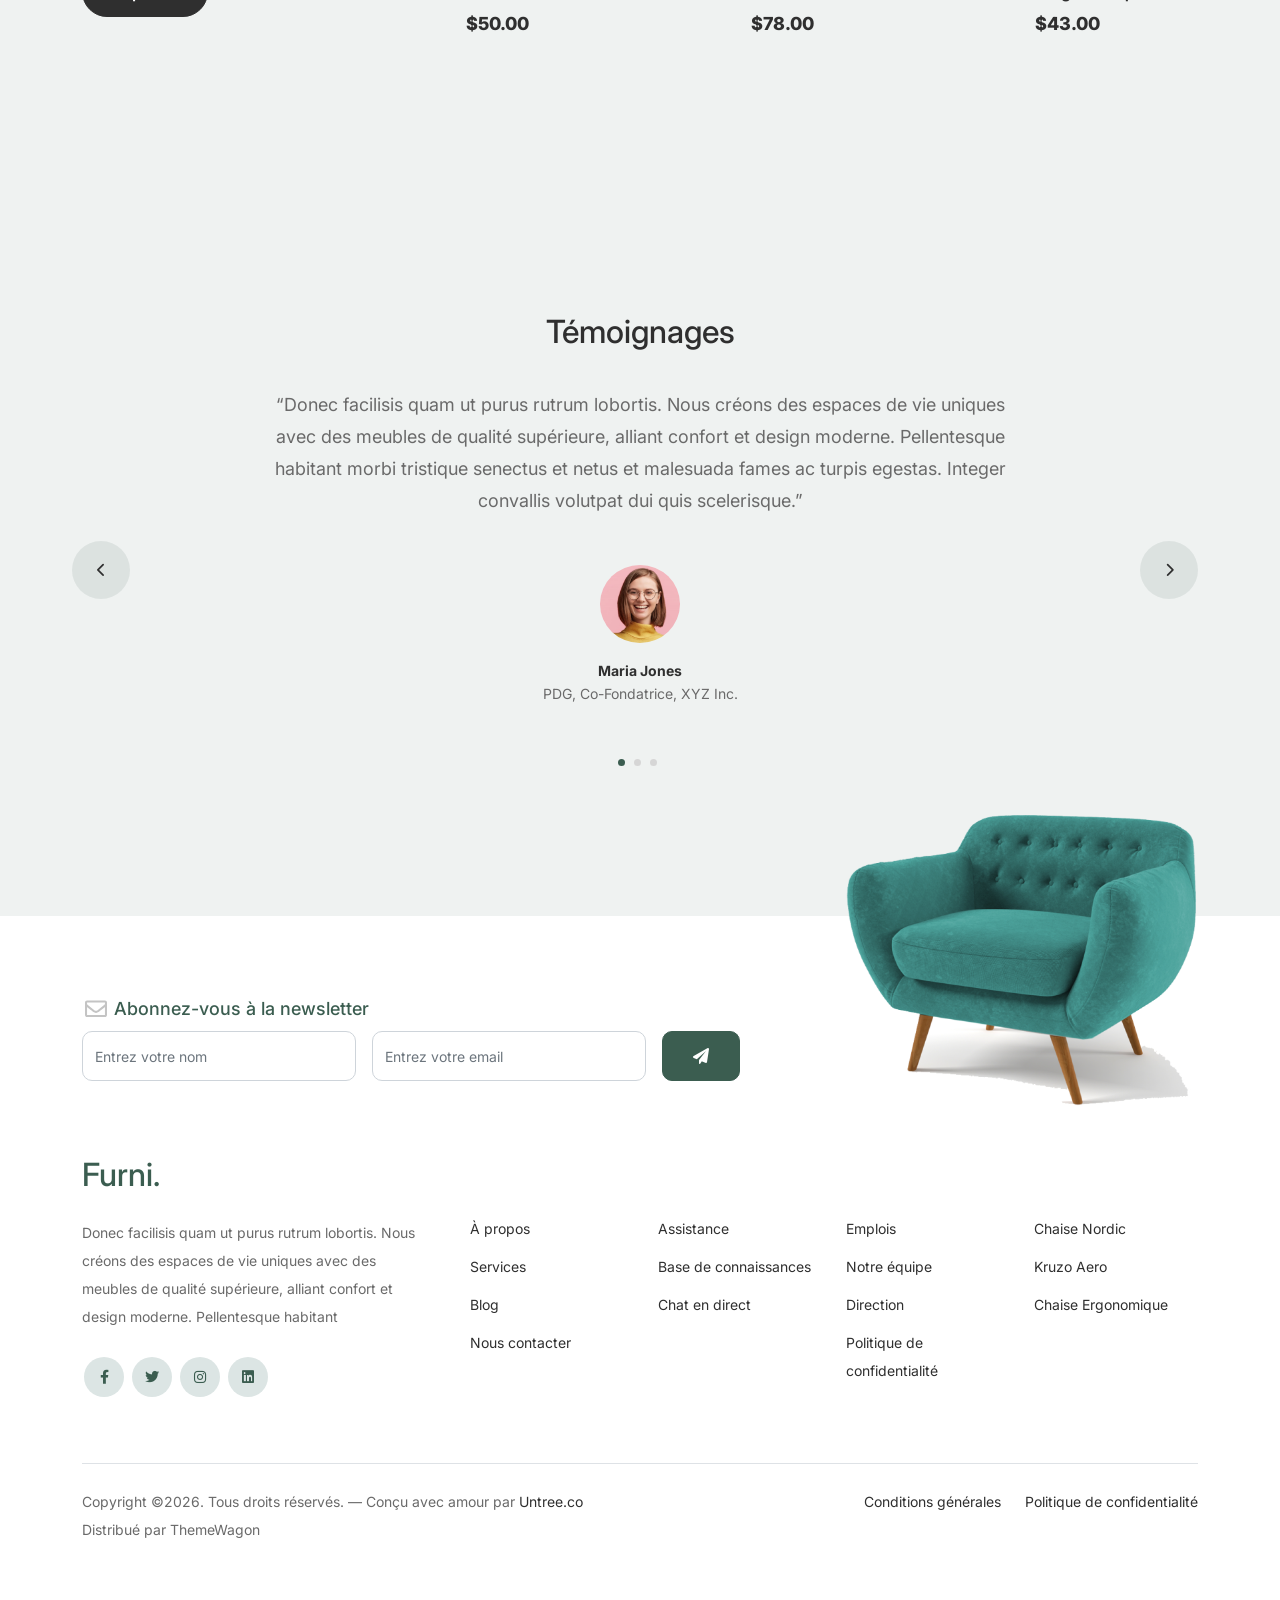
<file: services.html>
<!-- /*
* Bootstrap 5
* Template Name: Furni
* Template Author: Untree.co
* Template URI: https://untree.co/
* License: https://creativecommons.org/licenses/by/3.0/
*/ -->
<!doctype html>
<html lang="fr">
<head>
  <meta charset="utf-8">
  <meta name="viewport" content="width=device-width, initial-scale=1, shrink-to-fit=no">
  <meta name="author" content="Untree.co">
  <link rel="shortcut icon" href="favicon.png">

  <meta name="description" content="" />
  <meta name="keywords" content="bootstrap, bootstrap4" />

		<!-- Bootstrap CSS -->
		<link href="css/bootstrap.min.css" rel="stylesheet">
		<link href="https://cdnjs.cloudflare.com/ajax/libs/font-awesome/6.0.0-beta3/css/all.min.css" rel="stylesheet">
		<link href="css/tiny-slider.css" rel="stylesheet">
		<link href="css/style.css" rel="stylesheet">
		<title>Furni — Mobilier & Design d'Intérieur Moderne</title>
	</head>

	<body>

		<!-- Start Header/Navigation -->
		<nav class="custom-navbar navbar navbar navbar-expand-md navbar-dark bg-dark" arial-label="Furni navigation bar">

			<div class="container">
				<a class="navbar-brand" href="index.html">Furni<span>.</span></a>

				<button class="navbar-toggler" type="button" data-bs-toggle="collapse" data-bs-target="#navbarsFurni" aria-controls="navbarsFurni" aria-expanded="false" aria-label="Toggle navigation">
					<span class="navbar-toggler-icon"></span>
				</button>

				<div class="collapse navbar-collapse" id="navbarsFurni">
					<ul class="custom-navbar-nav navbar-nav ms-auto mb-2 mb-md-0">
						<li class="nav-item">
							<a class="nav-link" href="index.html">Accueil</a>
						</li>
						<li><a class="nav-link" href="shop.html">Boutique</a></li>
						<li><a class="nav-link" href="about.html">À propos</a></li>
						<li class="active"><a class="nav-link" href="services.html">Services</a></li>
						<li><a class="nav-link" href="blog.html">Blog</a></li>
						<li><a class="nav-link" href="contact.html">Nous contacter</a></li>
					</ul>

					<ul class="custom-navbar-cta navbar-nav mb-2 mb-md-0 ms-5">
						<li><a class="nav-link" href="#"><img src="images/user.svg"></a></li>
						<li><a class="nav-link" href="cart.html"><img src="images/cart.svg"></a></li>
					</ul>
				</div>
			</div>
				
		</nav>
		<!-- End Header/Navigation -->

		<!-- Start Hero Section -->
			<div class="hero">
				<div class="container">
					<div class="row justify-content-between">
						<div class="col-lg-5">
							<div class="intro-excerpt">
								<h1>Services</h1>
								<p class="mb-4">Nous créons des espaces de vie uniques avec des meubles de qualité supérieure, alliant confort et design moderne.</p>
								<p><a href="" class="btn btn-secondary me-2">Acheter maintenant</a><a href="#" class="btn btn-white-outline">Explorer</a></p>
							</div>
						</div>
						<div class="col-lg-7">
							<div class="hero-img-wrap">
								<img src="images/couch.png" class="img-fluid">
							</div>
						</div>
					</div>
				</div>
			</div>
		<!-- End Hero Section -->

		

		<!-- Start Why Choose Us Section -->
		<div class="why-choose-section">
			<div class="container">
				
				
				<div class="row my-5">
					<div class="col-6 col-md-6 col-lg-3 mb-4">
						<div class="feature">
							<div class="icon">
								<img src="images/truck.svg" alt="Image" class="imf-fluid">
							</div>
							<h3>Livraison rapide & gratuite</h3>
							<p>Nous offrons un service exceptionnel et des produits de qualité pour transformer votre intérieur.</p>
						</div>
					</div>

					<div class="col-6 col-md-6 col-lg-3 mb-4">
						<div class="feature">
							<div class="icon">
								<img src="images/bag.svg" alt="Image" class="imf-fluid">
							</div>
							<h3>Achat facile</h3>
							<p>Nous offrons un service exceptionnel et des produits de qualité pour transformer votre intérieur.</p>
						</div>
					</div>

					<div class="col-6 col-md-6 col-lg-3 mb-4">
						<div class="feature">
							<div class="icon">
								<img src="images/support.svg" alt="Image" class="imf-fluid">
							</div>
							<h3>Support 24/7</h3>
							<p>Nous offrons un service exceptionnel et des produits de qualité pour transformer votre intérieur.</p>
						</div>
					</div>

					<div class="col-6 col-md-6 col-lg-3 mb-4">
						<div class="feature">
							<div class="icon">
								<img src="images/return.svg" alt="Image" class="imf-fluid">
							</div>
							<h3>Retours sans tracas</h3>
							<p>Nous offrons un service exceptionnel et des produits de qualité pour transformer votre intérieur.</p>
						</div>
					</div>

					<div class="col-6 col-md-6 col-lg-3 mb-4">
						<div class="feature">
							<div class="icon">
								<img src="images/truck.svg" alt="Image" class="imf-fluid">
							</div>
							<h3>Livraison rapide & gratuite</h3>
							<p>Nous offrons un service exceptionnel et des produits de qualité pour transformer votre intérieur.</p>
						</div>
					</div>

					<div class="col-6 col-md-6 col-lg-3 mb-4">
						<div class="feature">
							<div class="icon">
								<img src="images/bag.svg" alt="Image" class="imf-fluid">
							</div>
							<h3>Achat facile</h3>
							<p>Nous offrons un service exceptionnel et des produits de qualité pour transformer votre intérieur.</p>
						</div>
					</div>

					<div class="col-6 col-md-6 col-lg-3 mb-4">
						<div class="feature">
							<div class="icon">
								<img src="images/support.svg" alt="Image" class="imf-fluid">
							</div>
							<h3>Support 24/7</h3>
							<p>Nous offrons un service exceptionnel et des produits de qualité pour transformer votre intérieur.</p>
						</div>
					</div>

					<div class="col-6 col-md-6 col-lg-3 mb-4">
						<div class="feature">
							<div class="icon">
								<img src="images/return.svg" alt="Image" class="imf-fluid">
							</div>
							<h3>Retours sans tracas</h3>
							<p>Nous offrons un service exceptionnel et des produits de qualité pour transformer votre intérieur.</p>
						</div>
					</div>

				</div>
			
			</div>
		</div>
		<!-- End Why Choose Us Section -->

		<!-- Start Product Section -->
		<div class="product-section pt-0">
			<div class="container">
				<div class="row">

					<!-- Start Column 1 -->
					<div class="col-md-12 col-lg-3 mb-5 mb-lg-0">
						<h2 class="mb-4 section-title">Fabriqué avec des matériaux d'excellence.</h2>
						<p class="mb-4">Nous créons des espaces de vie uniques avec des meubles de qualité supérieure, alliant confort et design moderne. </p>
						<p><a href="#" class="btn">Explorer</a></p>
					</div> 
					<!-- End Column 1 -->

					<!-- Start Column 2 -->
					<div class="col-12 col-md-4 col-lg-3 mb-5 mb-md-0">
						<a class="product-item" href="#">
							<img src="images/product-1.png" class="img-fluid product-thumbnail">
							<h3 class="product-title">Chaise Nordic</h3>
							<strong class="product-price">$50.00</strong>

							<span class="icon-cross">
								<img src="images/cross.svg" class="img-fluid">
							</span>
						</a>
					</div> 
					<!-- End Column 2 -->

					<!-- Start Column 3 -->
					<div class="col-12 col-md-4 col-lg-3 mb-5 mb-md-0">
						<a class="product-item" href="#">
							<img src="images/product-2.png" class="img-fluid product-thumbnail">
							<h3 class="product-title">Chaise Kruzo Aero</h3>
							<strong class="product-price">$78.00</strong>

							<span class="icon-cross">
								<img src="images/cross.svg" class="img-fluid">
							</span>
						</a>
					</div>
					<!-- End Column 3 -->

					<!-- Start Column 4 -->
					<div class="col-12 col-md-4 col-lg-3 mb-5 mb-md-0">
						<a class="product-item" href="#">
							<img src="images/product-3.png" class="img-fluid product-thumbnail">
							<h3 class="product-title">Chaise Ergonomique</h3>
							<strong class="product-price">$43.00</strong>

							<span class="icon-cross">
								<img src="images/cross.svg" class="img-fluid">
							</span>
						</a>
					</div>
					<!-- End Column 4 -->

				</div>
			</div>
		</div>
		<!-- End Product Section -->

		

		<!-- Start Testimonial Slider -->
		<div class="testimonial-section before-footer-section">
			<div class="container">
				<div class="row">
					<div class="col-lg-7 mx-auto text-center">
						<h2 class="section-title">Témoignages</h2>
					</div>
				</div>

				<div class="row justify-content-center">
					<div class="col-lg-12">
						<div class="testimonial-slider-wrap text-center">

							<div id="testimonial-nav">
								<span class="prev" data-controls="prev"><span class="fa fa-chevron-left"></span></span>
								<span class="next" data-controls="next"><span class="fa fa-chevron-right"></span></span>
							</div>

							<div class="testimonial-slider">
								
								<div class="item">
									<div class="row justify-content-center">
										<div class="col-lg-8 mx-auto">

											<div class="testimonial-block text-center">
												<blockquote class="mb-5">
													<p>&ldquo;Donec facilisis quam ut purus rutrum lobortis. Nous créons des espaces de vie uniques avec des meubles de qualité supérieure, alliant confort et design moderne. Pellentesque habitant morbi tristique senectus et netus et malesuada fames ac turpis egestas. Integer convallis volutpat dui quis scelerisque.&rdquo;</p>
												</blockquote>

												<div class="author-info">
													<div class="author-pic">
														<img src="images/person-1.png" alt="Maria Jones" class="img-fluid">
													</div>
													<h3 class="font-weight-bold">Maria Jones</h3>
													<span class="position d-block mb-3">PDG, Co-Fondatrice, XYZ Inc.</span>
												</div>
											</div>

										</div>
									</div>
								</div> 
								<!-- END item -->

								<div class="item">
									<div class="row justify-content-center">
										<div class="col-lg-8 mx-auto">

											<div class="testimonial-block text-center">
												<blockquote class="mb-5">
													<p>&ldquo;Donec facilisis quam ut purus rutrum lobortis. Nous créons des espaces de vie uniques avec des meubles de qualité supérieure, alliant confort et design moderne. Pellentesque habitant morbi tristique senectus et netus et malesuada fames ac turpis egestas. Integer convallis volutpat dui quis scelerisque.&rdquo;</p>
												</blockquote>

												<div class="author-info">
													<div class="author-pic">
														<img src="images/person-1.png" alt="Maria Jones" class="img-fluid">
													</div>
													<h3 class="font-weight-bold">Maria Jones</h3>
													<span class="position d-block mb-3">PDG, Co-Fondatrice, XYZ Inc.</span>
												</div>
											</div>

										</div>
									</div>
								</div> 
								<!-- END item -->

								<div class="item">
									<div class="row justify-content-center">
										<div class="col-lg-8 mx-auto">

											<div class="testimonial-block text-center">
												<blockquote class="mb-5">
													<p>&ldquo;Donec facilisis quam ut purus rutrum lobortis. Nous créons des espaces de vie uniques avec des meubles de qualité supérieure, alliant confort et design moderne. Pellentesque habitant morbi tristique senectus et netus et malesuada fames ac turpis egestas. Integer convallis volutpat dui quis scelerisque.&rdquo;</p>
												</blockquote>

												<div class="author-info">
													<div class="author-pic">
														<img src="images/person-1.png" alt="Maria Jones" class="img-fluid">
													</div>
													<h3 class="font-weight-bold">Maria Jones</h3>
													<span class="position d-block mb-3">PDG, Co-Fondatrice, XYZ Inc.</span>
												</div>
											</div>

										</div>
									</div>
								</div> 
								<!-- END item -->

							</div>

						</div>
					</div>
				</div>
			</div>
		</div>
		<!-- End Testimonial Slider -->

		

		<!-- Start Footer Section -->
		<footer class="footer-section">
			<div class="container relative">

				<div class="sofa-img">
					<img src="images/sofa.png" alt="Image" class="img-fluid">
				</div>

				<div class="row">
					<div class="col-lg-8">
						<div class="subscription-form">
							<h3 class="d-flex align-items-center"><span class="me-1"><img src="images/envelope-outline.svg" alt="Image" class="img-fluid"></span><span>Abonnez-vous à la newsletter</span></h3>

							<form action="#" class="row g-3">
								<div class="col-auto">
									<input type="text" class="form-control" placeholder="Entrez votre nom">
								</div>
								<div class="col-auto">
									<input type="email" class="form-control" placeholder="Entrez votre email">
								</div>
								<div class="col-auto">
									<button class="btn btn-primary">
										<span class="fa fa-paper-plane"></span>
									</button>
								</div>
							</form>

						</div>
					</div>
				</div>

				<div class="row g-5 mb-5">
					<div class="col-lg-4">
						<div class="mb-4 footer-logo-wrap"><a href="#" class="footer-logo">Furni<span>.</span></a></div>
						<p class="mb-4">Donec facilisis quam ut purus rutrum lobortis. Nous créons des espaces de vie uniques avec des meubles de qualité supérieure, alliant confort et design moderne. Pellentesque habitant</p>

						<ul class="list-unstyled custom-social">
							<li><a href="#"><span class="fa fa-brands fa-facebook-f"></span></a></li>
							<li><a href="#"><span class="fa fa-brands fa-twitter"></span></a></li>
							<li><a href="#"><span class="fa fa-brands fa-instagram"></span></a></li>
							<li><a href="#"><span class="fa fa-brands fa-linkedin"></span></a></li>
						</ul>
					</div>

					<div class="col-lg-8">
						<div class="row links-wrap">
							<div class="col-6 col-sm-6 col-md-3">
								<ul class="list-unstyled">
									<li><a href="#">À propos</a></li>
									<li><a href="#">Services</a></li>
									<li><a href="#">Blog</a></li>
									<li><a href="#">Nous contacter</a></li>
								</ul>
							</div>

							<div class="col-6 col-sm-6 col-md-3">
								<ul class="list-unstyled">
									<li><a href="#">Assistance</a></li>
									<li><a href="#">Base de connaissances</a></li>
									<li><a href="#">Chat en direct</a></li>
								</ul>
							</div>

							<div class="col-6 col-sm-6 col-md-3">
								<ul class="list-unstyled">
									<li><a href="#">Emplois</a></li>
									<li><a href="#">Notre équipe</a></li>
									<li><a href="#">Direction</a></li>
									<li><a href="#">Politique de confidentialité</a></li>
								</ul>
							</div>

							<div class="col-6 col-sm-6 col-md-3">
								<ul class="list-unstyled">
									<li><a href="#">Chaise Nordic</a></li>
									<li><a href="#">Kruzo Aero</a></li>
									<li><a href="#">Chaise Ergonomique</a></li>
								</ul>
							</div>
						</div>
					</div>

				</div>

				<div class="border-top copyright">
					<div class="row pt-4">
						<div class="col-lg-6">
							<p class="mb-2 text-center text-lg-start">Copyright &copy;<script>document.write(new Date().getFullYear());</script>. Tous droits réservés. &mdash; Conçu avec amour par <a href="https://untree.co">Untree.co</a> Distribué par <a hreff="https://themewagon.com">ThemeWagon</a> <!-- License information: https://untree.co/license/ -->
            </p>
						</div>

						<div class="col-lg-6 text-center text-lg-end">
							<ul class="list-unstyled d-inline-flex ms-auto">
								<li class="me-4"><a href="#">Conditions générales</a></li>
								<li><a href="#">Politique de confidentialité</a></li>
							</ul>
						</div>

					</div>
				</div>

			</div>
		</footer>
		<!-- End Footer Section -->	


		<script src="js/bootstrap.bundle.min.js"></script>
		<script src="js/tiny-slider.js"></script>
		<script src="js/custom.js"></script>
	</body>

</html>
</file>
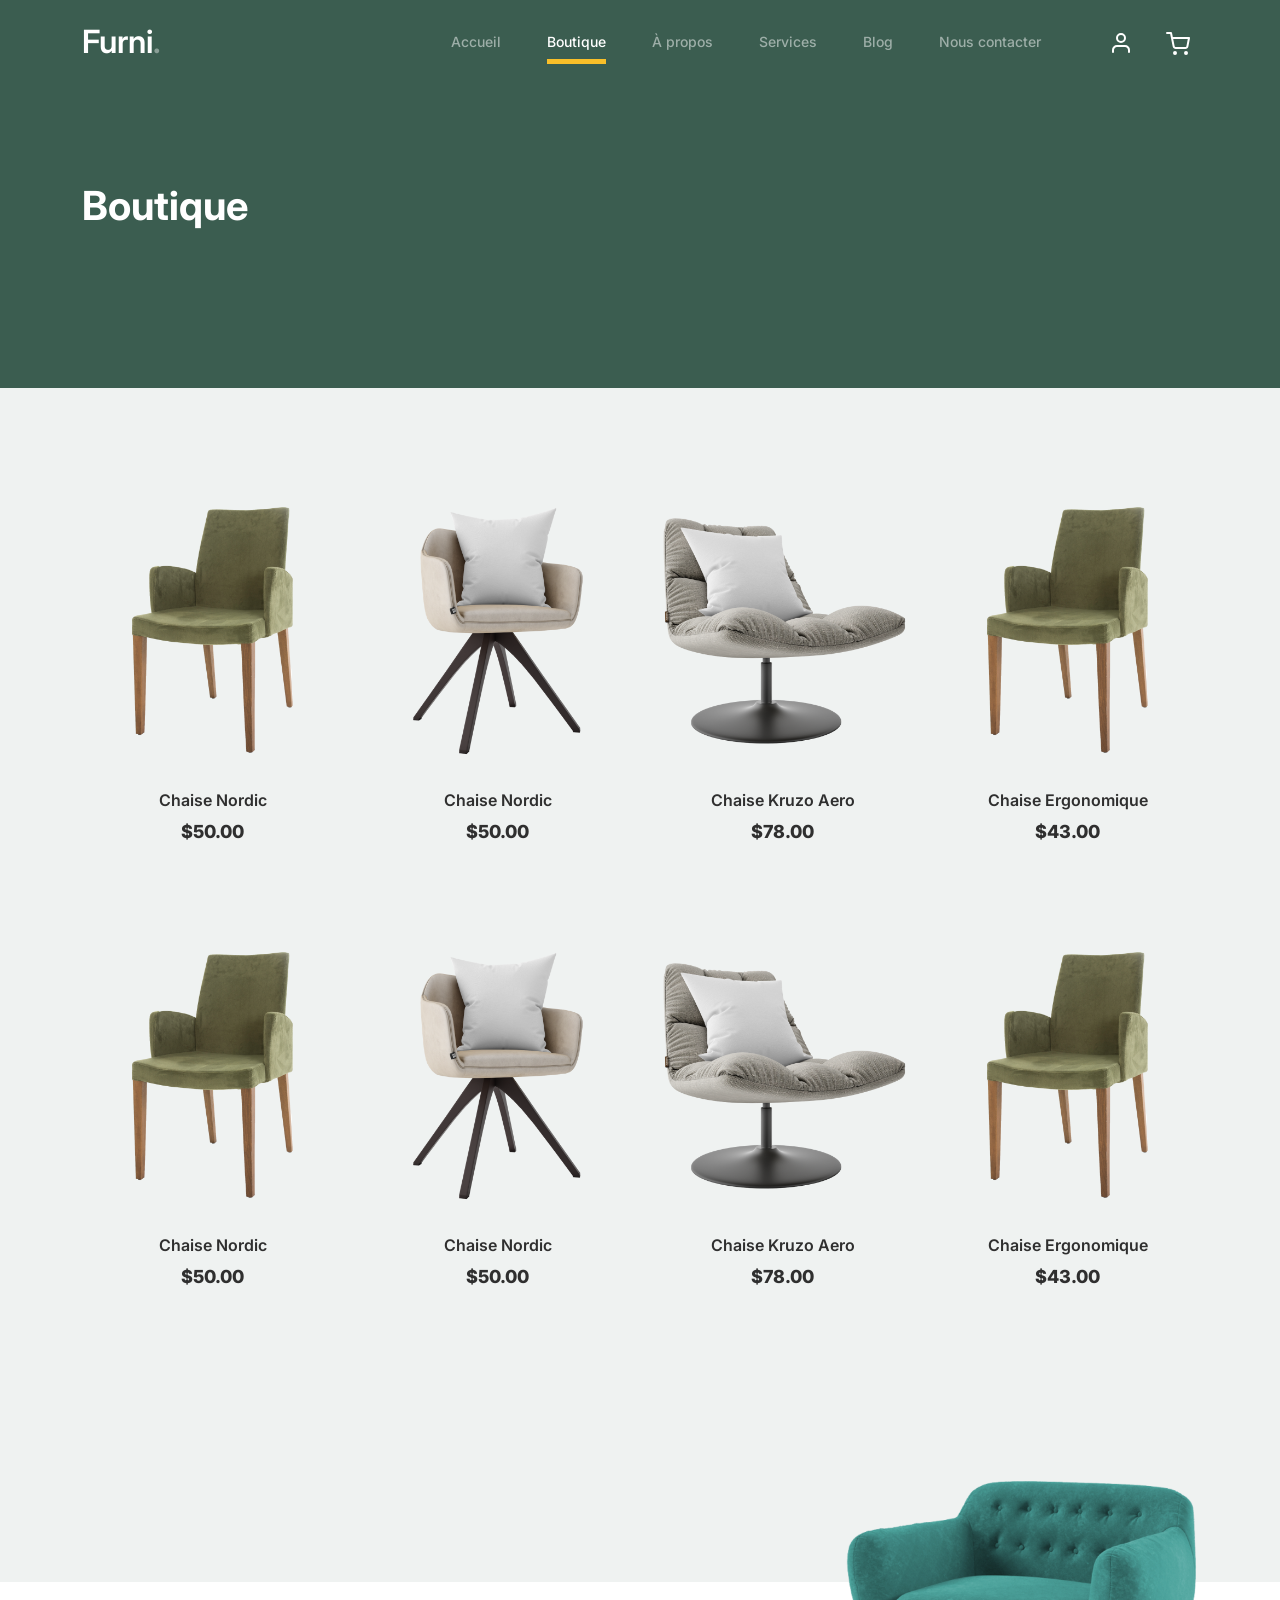
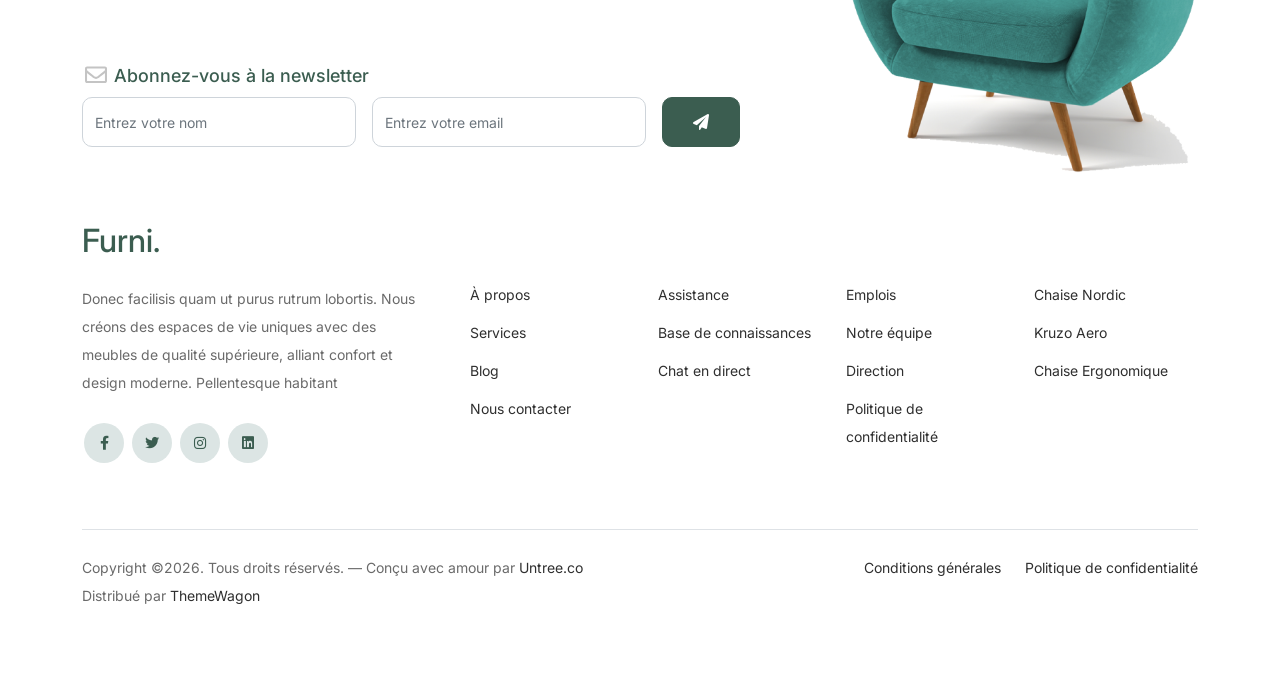
<file: shop.html>
<!-- /*
* Bootstrap 5
* Template Name: Furni
* Template Author: Untree.co
* Template URI: https://untree.co/
* License: https://creativecommons.org/licenses/by/3.0/
*/ -->
<!doctype html>
<html lang="fr">
<head>
  <meta charset="utf-8">
  <meta name="viewport" content="width=device-width, initial-scale=1, shrink-to-fit=no">
  <meta name="author" content="Untree.co">
  <link rel="shortcut icon" href="favicon.png">

  <meta name="description" content="" />
  <meta name="keywords" content="bootstrap, bootstrap4" />

		<!-- Bootstrap CSS -->
		<link href="css/bootstrap.min.css" rel="stylesheet">
		<link href="https://cdnjs.cloudflare.com/ajax/libs/font-awesome/6.0.0-beta3/css/all.min.css" rel="stylesheet">
		<link href="css/tiny-slider.css" rel="stylesheet">
		<link href="css/style.css" rel="stylesheet">
		<title>Furni — Mobilier & Design d'Intérieur Moderne</title>
	</head>

	<body>

		<!-- Start Header/Navigation -->
		<nav class="custom-navbar navbar navbar navbar-expand-md navbar-dark bg-dark" arial-label="Furni navigation bar">

			<div class="container">
				<a class="navbar-brand" href="index.html">Furni<span>.</span></a>

				<button class="navbar-toggler" type="button" data-bs-toggle="collapse" data-bs-target="#navbarsFurni" aria-controls="navbarsFurni" aria-expanded="false" aria-label="Toggle navigation">
					<span class="navbar-toggler-icon"></span>
				</button>

				<div class="collapse navbar-collapse" id="navbarsFurni">
					<ul class="custom-navbar-nav navbar-nav ms-auto mb-2 mb-md-0">
						<li class="nav-item ">
							<a class="nav-link" href="index.html">Accueil</a>
						</li>
						<li class="active"><a class="nav-link" href="shop.html">Boutique</a></li>
						<li><a class="nav-link" href="about.html">À propos</a></li>
						<li><a class="nav-link" href="services.html">Services</a></li>
						<li><a class="nav-link" href="blog.html">Blog</a></li>
						<li><a class="nav-link" href="contact.html">Nous contacter</a></li>
					</ul>

					<ul class="custom-navbar-cta navbar-nav mb-2 mb-md-0 ms-5">
						<li><a class="nav-link" href="#"><img src="images/user.svg"></a></li>
						<li><a class="nav-link" href="cart.html"><img src="images/cart.svg"></a></li>
					</ul>
				</div>
			</div>
				
		</nav>
		<!-- End Header/Navigation -->

		<!-- Start Hero Section -->
			<div class="hero">
				<div class="container">
					<div class="row justify-content-between">
						<div class="col-lg-5">
							<div class="intro-excerpt">
								<h1>Boutique</h1>
							</div>
						</div>
						<div class="col-lg-7">
							
						</div>
					</div>
				</div>
			</div>
		<!-- End Hero Section -->

		

		<div class="untree_co-section product-section before-footer-section">
		    <div class="container">
		      	<div class="row">

		      		<!-- Start Column 1 -->
					<div class="col-12 col-md-4 col-lg-3 mb-5">
						<a class="product-item" href="#">
							<img src="images/product-3.png" class="img-fluid product-thumbnail">
							<h3 class="product-title">Chaise Nordic</h3>
							<strong class="product-price">$50.00</strong>

							<span class="icon-cross">
								<img src="images/cross.svg" class="img-fluid">
							</span>
						</a>
					</div> 
					<!-- End Column 1 -->
						
					<!-- Start Column 2 -->
					<div class="col-12 col-md-4 col-lg-3 mb-5">
						<a class="product-item" href="#">
							<img src="images/product-1.png" class="img-fluid product-thumbnail">
							<h3 class="product-title">Chaise Nordic</h3>
							<strong class="product-price">$50.00</strong>

							<span class="icon-cross">
								<img src="images/cross.svg" class="img-fluid">
							</span>
						</a>
					</div> 
					<!-- End Column 2 -->

					<!-- Start Column 3 -->
					<div class="col-12 col-md-4 col-lg-3 mb-5">
						<a class="product-item" href="#">
							<img src="images/product-2.png" class="img-fluid product-thumbnail">
							<h3 class="product-title">Chaise Kruzo Aero</h3>
							<strong class="product-price">$78.00</strong>

							<span class="icon-cross">
								<img src="images/cross.svg" class="img-fluid">
							</span>
						</a>
					</div>
					<!-- End Column 3 -->

					<!-- Start Column 4 -->
					<div class="col-12 col-md-4 col-lg-3 mb-5">
						<a class="product-item" href="#">
							<img src="images/product-3.png" class="img-fluid product-thumbnail">
							<h3 class="product-title">Chaise Ergonomique</h3>
							<strong class="product-price">$43.00</strong>

							<span class="icon-cross">
								<img src="images/cross.svg" class="img-fluid">
							</span>
						</a>
					</div>
					<!-- End Column 4 -->


					<!-- Start Column 1 -->
					<div class="col-12 col-md-4 col-lg-3 mb-5">
						<a class="product-item" href="#">
							<img src="images/product-3.png" class="img-fluid product-thumbnail">
							<h3 class="product-title">Chaise Nordic</h3>
							<strong class="product-price">$50.00</strong>

							<span class="icon-cross">
								<img src="images/cross.svg" class="img-fluid">
							</span>
						</a>
					</div> 
					<!-- End Column 1 -->
						
					<!-- Start Column 2 -->
					<div class="col-12 col-md-4 col-lg-3 mb-5">
						<a class="product-item" href="#">
							<img src="images/product-1.png" class="img-fluid product-thumbnail">
							<h3 class="product-title">Chaise Nordic</h3>
							<strong class="product-price">$50.00</strong>

							<span class="icon-cross">
								<img src="images/cross.svg" class="img-fluid">
							</span>
						</a>
					</div> 
					<!-- End Column 2 -->

					<!-- Start Column 3 -->
					<div class="col-12 col-md-4 col-lg-3 mb-5">
						<a class="product-item" href="#">
							<img src="images/product-2.png" class="img-fluid product-thumbnail">
							<h3 class="product-title">Chaise Kruzo Aero</h3>
							<strong class="product-price">$78.00</strong>

							<span class="icon-cross">
								<img src="images/cross.svg" class="img-fluid">
							</span>
						</a>
					</div>
					<!-- End Column 3 -->

					<!-- Start Column 4 -->
					<div class="col-12 col-md-4 col-lg-3 mb-5">
						<a class="product-item" href="#">
							<img src="images/product-3.png" class="img-fluid product-thumbnail">
							<h3 class="product-title">Chaise Ergonomique</h3>
							<strong class="product-price">$43.00</strong>

							<span class="icon-cross">
								<img src="images/cross.svg" class="img-fluid">
							</span>
						</a>
					</div>
					<!-- End Column 4 -->

		      	</div>
		    </div>
		</div>


		<!-- Start Footer Section -->
		<footer class="footer-section">
			<div class="container relative">

				<div class="sofa-img">
					<img src="images/sofa.png" alt="Image" class="img-fluid">
				</div>

				<div class="row">
					<div class="col-lg-8">
						<div class="subscription-form">
							<h3 class="d-flex align-items-center"><span class="me-1"><img src="images/envelope-outline.svg" alt="Image" class="img-fluid"></span><span>Abonnez-vous à la newsletter</span></h3>

							<form action="#" class="row g-3">
								<div class="col-auto">
									<input type="text" class="form-control" placeholder="Entrez votre nom">
								</div>
								<div class="col-auto">
									<input type="email" class="form-control" placeholder="Entrez votre email">
								</div>
								<div class="col-auto">
									<button class="btn btn-primary">
										<span class="fa fa-paper-plane"></span>
									</button>
								</div>
							</form>

						</div>
					</div>
				</div>

				<div class="row g-5 mb-5">
					<div class="col-lg-4">
						<div class="mb-4 footer-logo-wrap"><a href="#" class="footer-logo">Furni<span>.</span></a></div>
						<p class="mb-4">Donec facilisis quam ut purus rutrum lobortis. Nous créons des espaces de vie uniques avec des meubles de qualité supérieure, alliant confort et design moderne. Pellentesque habitant</p>

						<ul class="list-unstyled custom-social">
							<li><a href="#"><span class="fa fa-brands fa-facebook-f"></span></a></li>
							<li><a href="#"><span class="fa fa-brands fa-twitter"></span></a></li>
							<li><a href="#"><span class="fa fa-brands fa-instagram"></span></a></li>
							<li><a href="#"><span class="fa fa-brands fa-linkedin"></span></a></li>
						</ul>
					</div>

					<div class="col-lg-8">
						<div class="row links-wrap">
							<div class="col-6 col-sm-6 col-md-3">
								<ul class="list-unstyled">
									<li><a href="#">À propos</a></li>
									<li><a href="#">Services</a></li>
									<li><a href="#">Blog</a></li>
									<li><a href="#">Nous contacter</a></li>
								</ul>
							</div>

							<div class="col-6 col-sm-6 col-md-3">
								<ul class="list-unstyled">
									<li><a href="#">Assistance</a></li>
									<li><a href="#">Base de connaissances</a></li>
									<li><a href="#">Chat en direct</a></li>
								</ul>
							</div>

							<div class="col-6 col-sm-6 col-md-3">
								<ul class="list-unstyled">
									<li><a href="#">Emplois</a></li>
									<li><a href="#">Notre équipe</a></li>
									<li><a href="#">Direction</a></li>
									<li><a href="#">Politique de confidentialité</a></li>
								</ul>
							</div>

							<div class="col-6 col-sm-6 col-md-3">
								<ul class="list-unstyled">
									<li><a href="#">Chaise Nordic</a></li>
									<li><a href="#">Kruzo Aero</a></li>
									<li><a href="#">Chaise Ergonomique</a></li>
								</ul>
							</div>
						</div>
					</div>

				</div>

				<div class="border-top copyright">
					<div class="row pt-4">
						<div class="col-lg-6">
							<p class="mb-2 text-center text-lg-start">Copyright &copy;<script>document.write(new Date().getFullYear());</script>. Tous droits réservés. &mdash; Conçu avec amour par <a href="https://untree.co">Untree.co</a>  Distribué par <a href="https://themewagon.com">ThemeWagon</a> <!-- License information: https://untree.co/license/ -->
            </p>
						</div>

						<div class="col-lg-6 text-center text-lg-end">
							<ul class="list-unstyled d-inline-flex ms-auto">
								<li class="me-4"><a href="#">Conditions générales</a></li>
								<li><a href="#">Politique de confidentialité</a></li>
							</ul>
						</div>

					</div>
				</div>

			</div>
		</footer>
		<!-- End Footer Section -->	


		<script src="js/bootstrap.bundle.min.js"></script>
		<script src="js/tiny-slider.js"></script>
		<script src="js/custom.js"></script>
	</body>

</html>
</file>
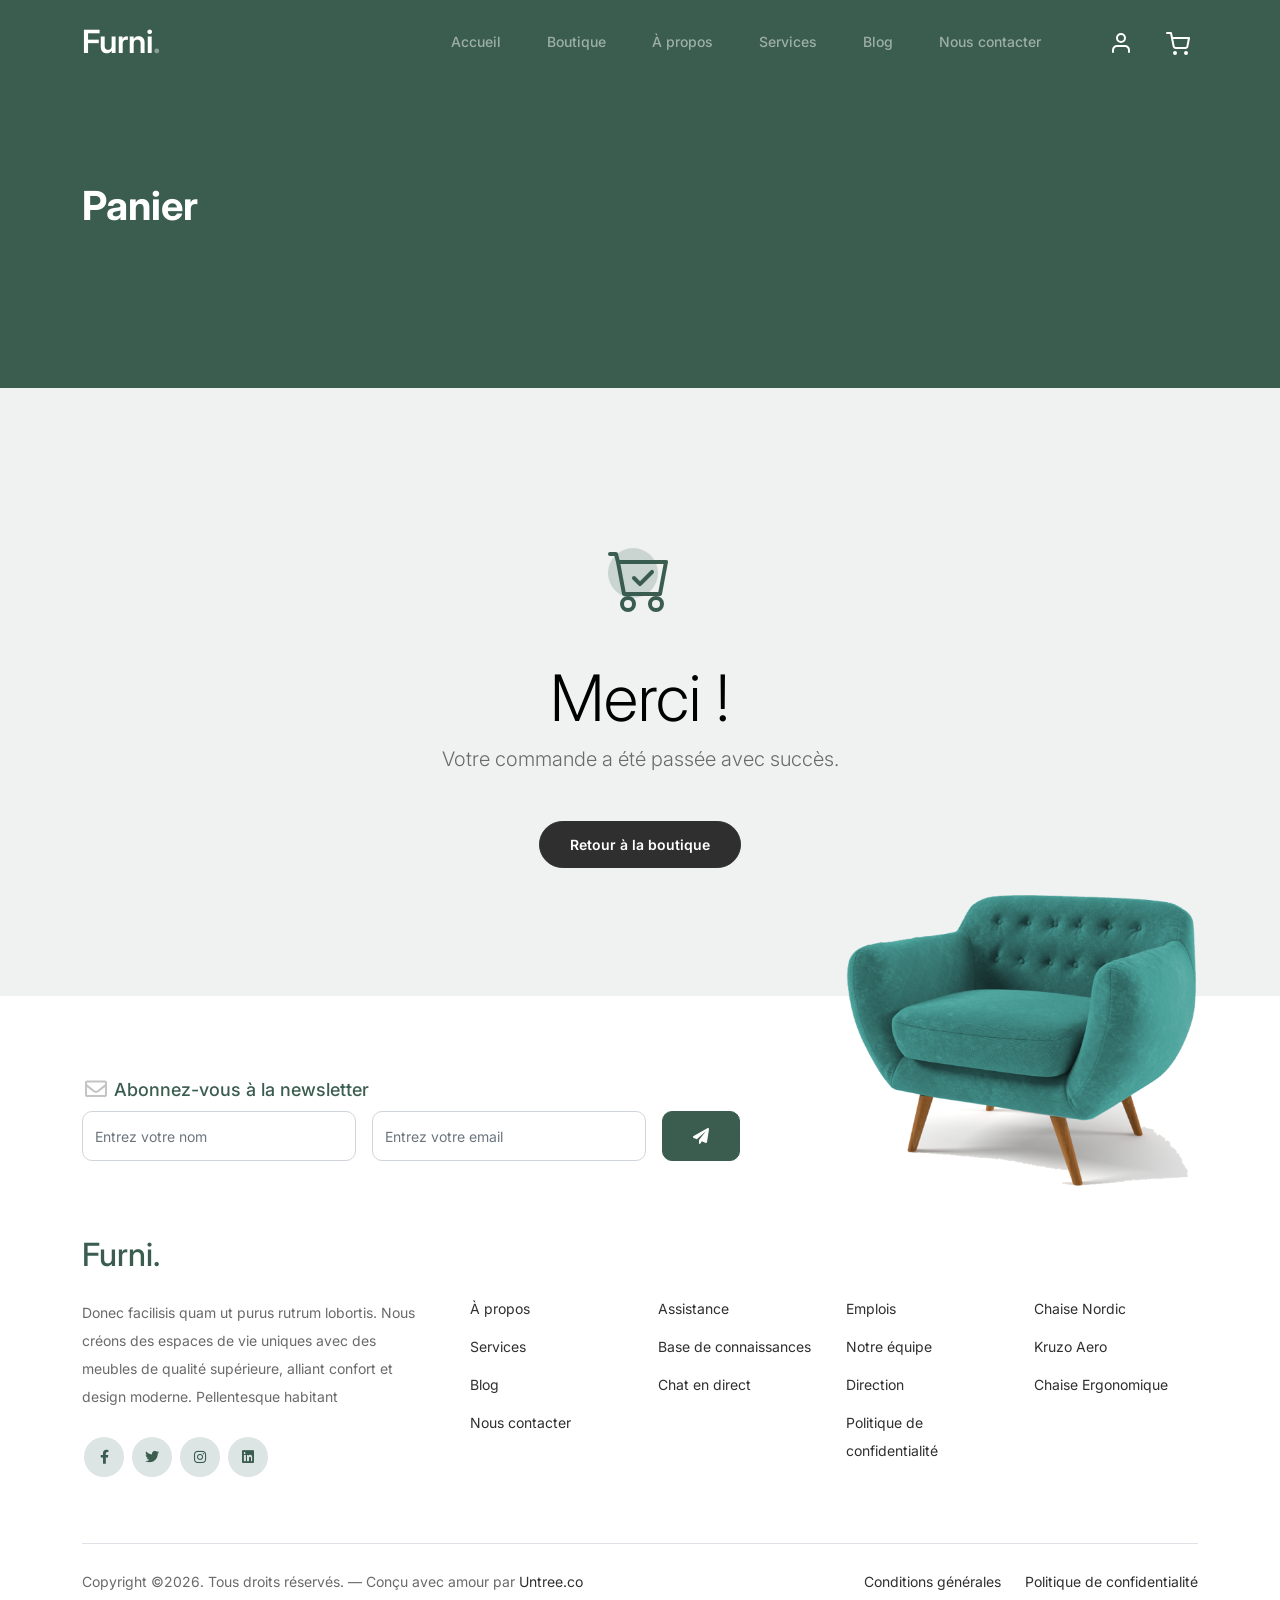
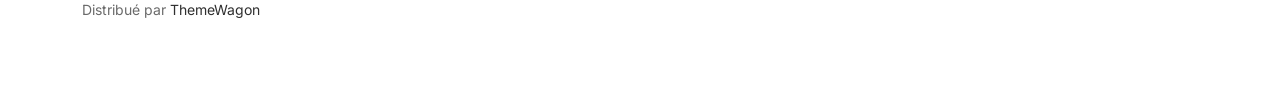
<file: thankyou.html>
<!-- /*
* Bootstrap 5
* Template Name: Furni
* Template Author: Untree.co
* Template URI: https://untree.co/
* License: https://creativecommons.org/licenses/by/3.0/
*/ -->
<!doctype html>
<html lang="fr">
<head>
  <meta charset="utf-8">
  <meta name="viewport" content="width=device-width, initial-scale=1, shrink-to-fit=no">
  <meta name="author" content="Untree.co">
  <link rel="shortcut icon" href="favicon.png">

  <meta name="description" content="" />
  <meta name="keywords" content="bootstrap, bootstrap4" />

		<!-- Bootstrap CSS -->
		<link href="css/bootstrap.min.css" rel="stylesheet">
		<link href="https://cdnjs.cloudflare.com/ajax/libs/font-awesome/6.0.0-beta3/css/all.min.css" rel="stylesheet">
		<link href="css/tiny-slider.css" rel="stylesheet">
		<link href="css/style.css" rel="stylesheet">
		<title>Furni — Mobilier & Design d'Intérieur Moderne</title>
	</head>

	<body>

		<!-- Start Header/Navigation -->
		<nav class="custom-navbar navbar navbar navbar-expand-md navbar-dark bg-dark" arial-label="Furni navigation bar">

			<div class="container">
				<a class="navbar-brand" href="index.html">Furni<span>.</span></a>

				<button class="navbar-toggler" type="button" data-bs-toggle="collapse" data-bs-target="#navbarsFurni" aria-controls="navbarsFurni" aria-expanded="false" aria-label="Toggle navigation">
					<span class="navbar-toggler-icon"></span>
				</button>

				<div class="collapse navbar-collapse" id="navbarsFurni">
					<ul class="custom-navbar-nav navbar-nav ms-auto mb-2 mb-md-0">
						<li class="nav-item ">
							<a class="nav-link" href="index.html">Accueil</a>
						</li>
						<li><a class="nav-link" href="shop.html">Boutique</a></li>
						<li><a class="nav-link" href="about.html">À propos</a></li>
						<li><a class="nav-link" href="services.html">Services</a></li>
						<li><a class="nav-link" href="blog.html">Blog</a></li>
						<li><a class="nav-link" href="contact.html">Nous contacter</a></li>
					</ul>

					<ul class="custom-navbar-cta navbar-nav mb-2 mb-md-0 ms-5">
						<li><a class="nav-link" href="#"><img src="images/user.svg"></a></li>
						<li><a class="nav-link" href="cart.html"><img src="images/cart.svg"></a></li>
					</ul>
				</div>
			</div>
				
		</nav>
		<!-- End Header/Navigation -->

		<!-- Start Hero Section -->
			<div class="hero">
				<div class="container">
					<div class="row justify-content-between">
						<div class="col-lg-5">
							<div class="intro-excerpt">
								<h1>Panier</h1>
							</div>
						</div>
						<div class="col-lg-7">
							
						</div>
					</div>
				</div>
			</div>
		<!-- End Hero Section -->

		

		<div class="untree_co-section">
    <div class="container">
      <div class="row">
        <div class="col-md-12 text-center pt-5">
          <span class="display-3 thankyou-icon text-primary">
            <svg width="1em" height="1em" viewBox="0 0 16 16" class="bi bi-cart-check mb-5" fill="currentColor" xmlns="http://www.w3.org/2000/svg">
              <path fill-rule="evenodd" d="M11.354 5.646a.5.5 0 0 1 0 .708l-3 3a.5.5 0 0 1-.708 0l-1.5-1.5a.5.5 0 1 1 .708-.708L8 8.293l2.646-2.647a.5.5 0 0 1 .708 0z"/>
              <path fill-rule="evenodd" d="M0 1.5A.5.5 0 0 1 .5 1H2a.5.5 0 0 1 .485.379L2.89 3H14.5a.5.5 0 0 1 .491.592l-1.5 8A.5.5 0 0 1 13 12H4a.5.5 0 0 1-.491-.408L2.01 3.607 1.61 2H.5a.5.5 0 0 1-.5-.5zM3.102 4l1.313 7h8.17l1.313-7H3.102zM5 12a2 2 0 1 0 0 4 2 2 0 0 0 0-4zm7 0a2 2 0 1 0 0 4 2 2 0 0 0 0-4zm-7 1a1 1 0 1 0 0 2 1 1 0 0 0 0-2zm7 0a1 1 0 1 0 0 2 1 1 0 0 0 0-2z"/>
            </svg>
          </span>
			<h2 class="display-3 text-black">Merci !</h2>
			<p class="lead mb-5">Votre commande a été passée avec succès.</p>
			<p><a href="shop.html" class="btn btn-sm btn-outline-black">Retour à la boutique</a></p>
        </div>
      </div>
    </div>
  </div>

		<!-- Start Footer Section -->
		<footer class="footer-section">
			<div class="container relative">

				<div class="sofa-img">
					<img src="images/sofa.png" alt="Image" class="img-fluid">
				</div>

				<div class="row">
					<div class="col-lg-8">
						<div class="subscription-form">
							<h3 class="d-flex align-items-center"><span class="me-1"><img src="images/envelope-outline.svg" alt="Image" class="img-fluid"></span><span>Abonnez-vous à la newsletter</span></h3>

							<form action="#" class="row g-3">
								<div class="col-auto">
									<input type="text" class="form-control" placeholder="Entrez votre nom">
								</div>
								<div class="col-auto">
									<input type="email" class="form-control" placeholder="Entrez votre email">
								</div>
								<div class="col-auto">
									<button class="btn btn-primary">
										<span class="fa fa-paper-plane"></span>
									</button>
								</div>
							</form>

						</div>
					</div>
				</div>

				<div class="row g-5 mb-5">
					<div class="col-lg-4">
						<div class="mb-4 footer-logo-wrap"><a href="#" class="footer-logo">Furni<span>.</span></a></div>
						<p class="mb-4">Donec facilisis quam ut purus rutrum lobortis. Nous créons des espaces de vie uniques avec des meubles de qualité supérieure, alliant confort et design moderne. Pellentesque habitant</p>

						<ul class="list-unstyled custom-social">
							<li><a href="#"><span class="fa fa-brands fa-facebook-f"></span></a></li>
							<li><a href="#"><span class="fa fa-brands fa-twitter"></span></a></li>
							<li><a href="#"><span class="fa fa-brands fa-instagram"></span></a></li>
							<li><a href="#"><span class="fa fa-brands fa-linkedin"></span></a></li>
						</ul>
					</div>

					<div class="col-lg-8">
						<div class="row links-wrap">
							<div class="col-6 col-sm-6 col-md-3">
								<ul class="list-unstyled">
									<li><a href="#">À propos</a></li>
									<li><a href="#">Services</a></li>
									<li><a href="#">Blog</a></li>
									<li><a href="#">Nous contacter</a></li>
								</ul>
							</div>

							<div class="col-6 col-sm-6 col-md-3">
								<ul class="list-unstyled">
									<li><a href="#">Assistance</a></li>
									<li><a href="#">Base de connaissances</a></li>
									<li><a href="#">Chat en direct</a></li>
								</ul>
							</div>

							<div class="col-6 col-sm-6 col-md-3">
								<ul class="list-unstyled">
									<li><a href="#">Emplois</a></li>
									<li><a href="#">Notre équipe</a></li>
									<li><a href="#">Direction</a></li>
									<li><a href="#">Politique de confidentialité</a></li>
								</ul>
							</div>

							<div class="col-6 col-sm-6 col-md-3">
								<ul class="list-unstyled">
									<li><a href="#">Chaise Nordic</a></li>
									<li><a href="#">Kruzo Aero</a></li>
									<li><a href="#">Chaise Ergonomique</a></li>
								</ul>
							</div>
						</div>
					</div>

				</div>

				<div class="border-top copyright">
					<div class="row pt-4">
						<div class="col-lg-6">
							<p class="mb-2 text-center text-lg-start">Copyright &copy;<script>document.write(new Date().getFullYear());</script>. Tous droits réservés. &mdash; Conçu avec amour par <a href="https://untree.co">Untree.co</a> Distribué par <a href="https://themewagon.com">ThemeWagon</a> <!-- License information: https://untree.co/license/ -->
            </p>
						</div>

						<div class="col-lg-6 text-center text-lg-end">
							<ul class="list-unstyled d-inline-flex ms-auto">
								<li class="me-4"><a href="#">Conditions générales</a></li>
								<li><a href="#">Politique de confidentialité</a></li>
							</ul>
						</div>

					</div>
				</div>

			</div>
		</footer>
		<!-- End Footer Section -->	


		<script src="js/bootstrap.bundle.min.js"></script>
		<script src="js/tiny-slider.js"></script>
		<script src="js/custom.js"></script>
	</body>

</html>
</file>
<file: css/tiny-slider.css>
.tns-outer{padding:0 !important}.tns-outer [hidden]{display:none !important}.tns-outer [aria-controls],.tns-outer [data-action]{cursor:pointer}.tns-slider{-webkit-transition:all 0s;-moz-transition:all 0s;transition:all 0s}.tns-slider>.tns-item{-webkit-box-sizing:border-box;-moz-box-sizing:border-box;box-sizing:border-box}.tns-horizontal.tns-subpixel{white-space:nowrap}.tns-horizontal.tns-subpixel>.tns-item{display:inline-block;vertical-align:top;white-space:normal}.tns-horizontal.tns-no-subpixel:after{content:'';display:table;clear:both}.tns-horizontal.tns-no-subpixel>.tns-item{float:left}.tns-horizontal.tns-carousel.tns-no-subpixel>.tns-item{margin-right:-100%}.tns-no-calc{position:relative;left:0}.tns-gallery{position:relative;left:0;min-height:1px}.tns-gallery>.tns-item{position:absolute;left:-100%;-webkit-transition:transform 0s, opacity 0s;-moz-transition:transform 0s, opacity 0s;transition:transform 0s, opacity 0s}.tns-gallery>.tns-slide-active{position:relative;left:auto !important}.tns-gallery>.tns-moving{-webkit-transition:all 0.25s;-moz-transition:all 0.25s;transition:all 0.25s}.tns-autowidth{display:inline-block}.tns-lazy-img{-webkit-transition:opacity 0.6s;-moz-transition:opacity 0.6s;transition:opacity 0.6s;opacity:0.6}.tns-lazy-img.tns-complete{opacity:1}.tns-ah{-webkit-transition:height 0s;-moz-transition:height 0s;transition:height 0s}.tns-ovh{overflow:hidden}.tns-visually-hidden{position:absolute;left:-10000em}.tns-transparent{opacity:0;visibility:hidden}.tns-fadeIn{opacity:1;filter:alpha(opacity=100);z-index:0}.tns-normal,.tns-fadeOut{opacity:0;filter:alpha(opacity=0);z-index:-1}.tns-vpfix{white-space:nowrap}.tns-vpfix>div,.tns-vpfix>li{display:inline-block}.tns-t-subp2{margin:0 auto;width:310px;position:relative;height:10px;overflow:hidden}.tns-t-ct{width:2333.3333333%;width:-webkit-calc(100% * 70 / 3);width:-moz-calc(100% * 70 / 3);width:calc(100% * 70 / 3);position:absolute;right:0}.tns-t-ct:after{content:'';display:table;clear:both}.tns-t-ct>div{width:1.4285714%;width:-webkit-calc(100% / 70);width:-moz-calc(100% / 70);width:calc(100% / 70);height:10px;float:left}

/*# sourceMappingURL=sourcemaps/tiny-slider.css.map */
</file>
<file: css/style.css>
/*
* Template Name: UntreeStore
* Template Author: Untree.co
* Author URI: https://untree.co/
* License: https://creativecommons.org/licenses/by/3.0/
*/
@import url("https://fonts.googleapis.com/css2?family=Inter:wght@400;500;600;700;800&display=swap");

body {
  overflow-x: hidden;
  position: relative;
}

body {
  font-family: "Inter", sans-serif;
  font-weight: 400;
  line-height: 28px;
  color: #6a6a6a;
  font-size: 14px;
  background-color: #eff2f1;
}

a {
  text-decoration: none;
  -webkit-transition: .3s all ease;
  -o-transition: .3s all ease;
  transition: .3s all ease;
  color: #2f2f2f;
  text-decoration: underline;
}

a:hover {
  color: #2f2f2f;
  text-decoration: none;
}

a.more {
  font-weight: 600;
}

.custom-navbar {
  background: #3b5d50 !important;
  padding-top: 20px;
  padding-bottom: 20px;
}

.custom-navbar .navbar-brand {
  font-size: 32px;
  font-weight: 600;
}

.custom-navbar .navbar-brand>span {
  opacity: .4;
}

.custom-navbar .navbar-toggler {
  border-color: transparent;
}

.custom-navbar .navbar-toggler:active,
.custom-navbar .navbar-toggler:focus {
  -webkit-box-shadow: none;
  box-shadow: none;
  outline: none;
}

@media (min-width: 992px) {
  .custom-navbar .custom-navbar-nav li {
    margin-left: 15px;
    margin-right: 15px;
  }
}

.custom-navbar .custom-navbar-nav li a {
  font-weight: 500;
  color: #ffffff !important;
  opacity: .5;
  -webkit-transition: .3s all ease;
  -o-transition: .3s all ease;
  transition: .3s all ease;
  position: relative;
}

@media (min-width: 768px) {
  .custom-navbar .custom-navbar-nav li a:before {
    content: "";
    position: absolute;
    bottom: 0;
    left: 8px;
    right: 8px;
    background: #f9bf29;
    height: 5px;
    opacity: 1;
    visibility: visible;
    width: 0;
    -webkit-transition: .15s all ease-out;
    -o-transition: .15s all ease-out;
    transition: .15s all ease-out;
  }
}

.custom-navbar .custom-navbar-nav li a:hover {
  opacity: 1;
}

.custom-navbar .custom-navbar-nav li a:hover:before {
  width: calc(100% - 16px);
}

.custom-navbar .custom-navbar-nav li.active a {
  opacity: 1;
}

.custom-navbar .custom-navbar-nav li.active a:before {
  width: calc(100% - 16px);
}

.custom-navbar .custom-navbar-cta {
  margin-left: 0 !important;
  -webkit-box-orient: horizontal;
  -webkit-box-direction: normal;
  -ms-flex-direction: row;
  flex-direction: row;
}

@media (min-width: 768px) {
  .custom-navbar .custom-navbar-cta {
    margin-left: 40px !important;
  }
}

.custom-navbar .custom-navbar-cta li {
  margin-left: 0px;
  margin-right: 0px;
}

.custom-navbar .custom-navbar-cta li:first-child {
  margin-right: 20px;
}

.hero {
  background: #3b5d50;
  padding: calc(4rem - 30px) 0 0rem 0;
}

@media (min-width: 768px) {
  .hero {
    padding: calc(4rem - 30px) 0 4rem 0;
  }
}

@media (min-width: 992px) {
  .hero {
    padding: calc(8rem - 30px) 0 8rem 0;
  }
}

.hero .intro-excerpt {
  position: relative;
  z-index: 4;
}

@media (min-width: 992px) {
  .hero .intro-excerpt {
    max-width: 450px;
  }
}

.hero h1 {
  font-weight: 700;
  color: #ffffff;
  margin-bottom: 30px;
}

@media (min-width: 1400px) {
  .hero h1 {
    font-size: 54px;
  }
}

.hero p {
  color: rgba(255, 255, 255, 0.5);
  margin-bottom: 30px;
}

.hero .hero-img-wrap {
  position: relative;
}

.hero .hero-img-wrap img {
  position: relative;
  top: 0px;
  right: 0px;
  z-index: 2;
  max-width: 780px;
  left: -20px;
}

@media (min-width: 768px) {
  .hero .hero-img-wrap img {
    right: 0px;
    left: -100px;
  }
}

@media (min-width: 992px) {
  .hero .hero-img-wrap img {
    left: 0px;
    top: -80px;
    position: absolute;
    right: -50px;
  }
}

@media (min-width: 1200px) {
  .hero .hero-img-wrap img {
    left: 0px;
    top: -80px;
    right: -100px;
  }
}

.hero .hero-img-wrap:after {
  content: "";
  position: absolute;
  width: 255px;
  height: 217px;
  background-image: url("../images/dots-light.svg");
  background-size: contain;
  background-repeat: no-repeat;
  right: -100px;
  top: -0px;
}

@media (min-width: 1200px) {
  .hero .hero-img-wrap:after {
    top: -40px;
  }
}

.btn {
  font-weight: 600;
  padding: 12px 30px;
  border-radius: 30px;
  color: #ffffff;
  background: #2f2f2f;
  border-color: #2f2f2f;
}

.btn:hover {
  color: #ffffff;
  background: #222222;
  border-color: #222222;
}

.btn:active,
.btn:focus {
  outline: none !important;
  -webkit-box-shadow: none;
  box-shadow: none;
}

.btn.btn-primary {
  background: #3b5d50;
  border-color: #3b5d50;
}

.btn.btn-primary:hover {
  background: #314d43;
  border-color: #314d43;
}

.btn.btn-secondary {
  color: #2f2f2f;
  background: #f9bf29;
  border-color: #f9bf29;
}

.btn.btn-secondary:hover {
  background: #f8b810;
  border-color: #f8b810;
}

.btn.btn-white-outline {
  background: transparent;
  border-width: 2px;
  border-color: rgba(255, 255, 255, 0.3);
}

.btn.btn-white-outline:hover {
  border-color: white;
  color: #ffffff;
}

.section-title {
  color: #2f2f2f;
}

.product-section {
  padding: 7rem 0;
}

.product-section .product-item {
  text-align: center;
  text-decoration: none;
  display: block;
  position: relative;
  padding-bottom: 50px;
  cursor: pointer;
}

.product-section .product-item .product-thumbnail {
  margin-bottom: 30px;
  position: relative;
  top: 0;
  -webkit-transition: .3s all ease;
  -o-transition: .3s all ease;
  transition: .3s all ease;
}

.product-section .product-item h3 {
  font-weight: 600;
  font-size: 16px;
}

.product-section .product-item strong {
  font-weight: 800 !important;
  font-size: 18px !important;
}

.product-section .product-item h3,
.product-section .product-item strong {
  color: #2f2f2f;
  text-decoration: none;
}

.product-section .product-item .icon-cross {
  position: absolute;
  width: 35px;
  height: 35px;
  display: inline-block;
  background: #2f2f2f;
  bottom: 15px;
  left: 50%;
  -webkit-transform: translateX(-50%);
  -ms-transform: translateX(-50%);
  transform: translateX(-50%);
  margin-bottom: -17.5px;
  border-radius: 50%;
  opacity: 0;
  visibility: hidden;
  -webkit-transition: .3s all ease;
  -o-transition: .3s all ease;
  transition: .3s all ease;
}

.product-section .product-item .icon-cross img {
  position: absolute;
  left: 50%;
  top: 50%;
  -webkit-transform: translate(-50%, -50%);
  -ms-transform: translate(-50%, -50%);
  transform: translate(-50%, -50%);
}

.product-section .product-item:before {
  bottom: 0;
  left: 0;
  right: 0;
  position: absolute;
  content: "";
  background: #dce5e4;
  height: 0%;
  z-index: -1;
  border-radius: 10px;
  -webkit-transition: .3s all ease;
  -o-transition: .3s all ease;
  transition: .3s all ease;
}

.product-section .product-item:hover .product-thumbnail {
  top: -25px;
}

.product-section .product-item:hover .icon-cross {
  bottom: 0;
  opacity: 1;
  visibility: visible;
}

.product-section .product-item:hover:before {
  height: 70%;
}

.why-choose-section {
  padding: 7rem 0;
}

.why-choose-section .img-wrap {
  position: relative;
}

.why-choose-section .img-wrap:before {
  position: absolute;
  content: "";
  width: 255px;
  height: 217px;
  background-image: url("../images/dots-yellow.svg");
  background-repeat: no-repeat;
  background-size: contain;
  -webkit-transform: translate(-40%, -40%);
  -ms-transform: translate(-40%, -40%);
  transform: translate(-40%, -40%);
  z-index: -1;
}

.why-choose-section .img-wrap img {
  border-radius: 20px;
}

.feature {
  margin-bottom: 30px;
}

.feature .icon {
  display: inline-block;
  position: relative;
  margin-bottom: 20px;
}

.feature .icon:before {
  content: "";
  width: 33px;
  height: 33px;
  position: absolute;
  background: rgba(59, 93, 80, 0.2);
  border-radius: 50%;
  right: -8px;
  bottom: 0;
}

.feature h3 {
  font-size: 14px;
  color: #2f2f2f;
}

.feature p {
  font-size: 14px;
  line-height: 22px;
  color: #6a6a6a;
}

.we-help-section {
  padding: 7rem 0;
}

.we-help-section .imgs-grid {
  display: -ms-grid;
  display: grid;
  grid-template-columns: repeat(27, 1fr);
  position: relative;
}

.we-help-section .imgs-grid:before {
  position: absolute;
  content: "";
  width: 255px;
  height: 217px;
  background-image: url("../images/dots-green.svg");
  background-size: contain;
  background-repeat: no-repeat;
  -webkit-transform: translate(-40%, -40%);
  -ms-transform: translate(-40%, -40%);
  transform: translate(-40%, -40%);
  z-index: -1;
}

.we-help-section .imgs-grid .grid {
  position: relative;
}

.we-help-section .imgs-grid .grid img {
  border-radius: 20px;
  max-width: 100%;
}

.we-help-section .imgs-grid .grid.grid-1 {
  -ms-grid-column: 1;
  -ms-grid-column-span: 18;
  grid-column: 1 / span 18;
  -ms-grid-row: 1;
  -ms-grid-row-span: 27;
  grid-row: 1 / span 27;
}

.we-help-section .imgs-grid .grid.grid-2 {
  -ms-grid-column: 19;
  -ms-grid-column-span: 27;
  grid-column: 19 / span 27;
  -ms-grid-row: 1;
  -ms-grid-row-span: 5;
  grid-row: 1 / span 5;
  padding-left: 20px;
}

.we-help-section .imgs-grid .grid.grid-3 {
  -ms-grid-column: 14;
  -ms-grid-column-span: 16;
  grid-column: 14 / span 16;
  -ms-grid-row: 6;
  -ms-grid-row-span: 27;
  grid-row: 6 / span 27;
  padding-top: 20px;
}

.custom-list {
  width: 100%;
}

.custom-list li {
  display: inline-block;
  width: calc(50% - 20px);
  margin-bottom: 12px;
  line-height: 1.5;
  position: relative;
  padding-left: 20px;
}

.custom-list li:before {
  content: "";
  width: 8px;
  height: 8px;
  border-radius: 50%;
  border: 2px solid #3b5d50;
  position: absolute;
  left: 0;
  top: 8px;
}

.popular-product {
  padding: 0 0 7rem 0;
}

.popular-product .product-item-sm h3 {
  font-size: 14px;
  font-weight: 700;
  color: #2f2f2f;
}

.popular-product .product-item-sm a {
  text-decoration: none;
  color: #2f2f2f;
  -webkit-transition: .3s all ease;
  -o-transition: .3s all ease;
  transition: .3s all ease;
}

.popular-product .product-item-sm a:hover {
  color: rgba(47, 47, 47, 0.5);
}

.popular-product .product-item-sm p {
  line-height: 1.4;
  margin-bottom: 10px;
  font-size: 14px;
}

.popular-product .product-item-sm .thumbnail {
  margin-right: 10px;
  -webkit-box-flex: 0;
  -ms-flex: 0 0 120px;
  flex: 0 0 120px;
  position: relative;
}

.popular-product .product-item-sm .thumbnail:before {
  content: "";
  position: absolute;
  border-radius: 20px;
  background: #dce5e4;
  width: 98px;
  height: 98px;
  top: 50%;
  left: 50%;
  -webkit-transform: translate(-50%, -50%);
  -ms-transform: translate(-50%, -50%);
  transform: translate(-50%, -50%);
  z-index: -1;
}

.testimonial-section {
  padding: 3rem 0 7rem 0;
}

.testimonial-slider-wrap {
  position: relative;
}

.testimonial-slider-wrap .tns-inner {
  padding-top: 30px;
}

.testimonial-slider-wrap .item .testimonial-block blockquote {
  font-size: 16px;
}

@media (min-width: 768px) {
  .testimonial-slider-wrap .item .testimonial-block blockquote {
    line-height: 32px;
    font-size: 18px;
  }
}

.testimonial-slider-wrap .item .testimonial-block .author-info .author-pic {
  margin-bottom: 20px;
}

.testimonial-slider-wrap .item .testimonial-block .author-info .author-pic img {
  max-width: 80px;
  border-radius: 50%;
}

.testimonial-slider-wrap .item .testimonial-block .author-info h3 {
  font-size: 14px;
  font-weight: 700;
  color: #2f2f2f;
  margin-bottom: 0;
}

.testimonial-slider-wrap #testimonial-nav {
  position: absolute;
  top: 50%;
  z-index: 99;
  width: 100%;
  display: none;
}

@media (min-width: 768px) {
  .testimonial-slider-wrap #testimonial-nav {
    display: block;
  }
}

.testimonial-slider-wrap #testimonial-nav>span {
  cursor: pointer;
  position: absolute;
  width: 58px;
  height: 58px;
  line-height: 58px;
  border-radius: 50%;
  background: rgba(59, 93, 80, 0.1);
  color: #2f2f2f;
  -webkit-transition: .3s all ease;
  -o-transition: .3s all ease;
  transition: .3s all ease;
}

.testimonial-slider-wrap #testimonial-nav>span:hover {
  background: #3b5d50;
  color: #ffffff;
}

.testimonial-slider-wrap #testimonial-nav .prev {
  left: -10px;
}

.testimonial-slider-wrap #testimonial-nav .next {
  right: 0;
}

.testimonial-slider-wrap .tns-nav {
  position: absolute;
  bottom: -50px;
  left: 50%;
  -webkit-transform: translateX(-50%);
  -ms-transform: translateX(-50%);
  transform: translateX(-50%);
}

.testimonial-slider-wrap .tns-nav button {
  background: none;
  border: none;
  display: inline-block;
  position: relative;
  width: 0 !important;
  height: 7px !important;
  margin: 2px;
}

.testimonial-slider-wrap .tns-nav button:active,
.testimonial-slider-wrap .tns-nav button:focus,
.testimonial-slider-wrap .tns-nav button:hover {
  outline: none;
  -webkit-box-shadow: none;
  box-shadow: none;
  background: none;
}

.testimonial-slider-wrap .tns-nav button:before {
  display: block;
  width: 7px;
  height: 7px;
  left: 0;
  top: 0;
  position: absolute;
  content: "";
  border-radius: 50%;
  -webkit-transition: .3s all ease;
  -o-transition: .3s all ease;
  transition: .3s all ease;
  background-color: #d6d6d6;
}

.testimonial-slider-wrap .tns-nav button:hover:before,
.testimonial-slider-wrap .tns-nav button.tns-nav-active:before {
  background-color: #3b5d50;
}

.before-footer-section {
  padding: 7rem 0 12rem 0 !important;
}

.blog-section {
  padding: 7rem 0 12rem 0;
}

.blog-section .post-entry a {
  text-decoration: none;
}

.blog-section .post-entry .post-thumbnail {
  display: block;
  margin-bottom: 20px;
}

.blog-section .post-entry .post-thumbnail img {
  border-radius: 20px;
  -webkit-transition: .3s all ease;
  -o-transition: .3s all ease;
  transition: .3s all ease;
}

.blog-section .post-entry .post-content-entry {
  padding-left: 15px;
  padding-right: 15px;
}

.blog-section .post-entry .post-content-entry h3 {
  font-size: 16px;
  margin-bottom: 0;
  font-weight: 600;
  margin-bottom: 7px;
}

.blog-section .post-entry .post-content-entry .meta {
  font-size: 14px;
}

.blog-section .post-entry .post-content-entry .meta a {
  font-weight: 600;
}

.blog-section .post-entry:hover .post-thumbnail img,
.blog-section .post-entry:focus .post-thumbnail img {
  opacity: .7;
}

.footer-section {
  padding: 80px 0;
  background: #ffffff;
}

.footer-section .relative {
  position: relative;
}

.footer-section a {
  text-decoration: none;
  color: #2f2f2f;
  -webkit-transition: .3s all ease;
  -o-transition: .3s all ease;
  transition: .3s all ease;
}

.footer-section a:hover {
  color: rgba(47, 47, 47, 0.5);
}

.footer-section .subscription-form {
  margin-bottom: 40px;
  position: relative;
  z-index: 2;
  margin-top: 100px;
}

@media (min-width: 992px) {
  .footer-section .subscription-form {
    margin-top: 0px;
    margin-bottom: 80px;
  }
}

.footer-section .subscription-form h3 {
  font-size: 18px;
  font-weight: 500;
  color: #3b5d50;
}

.footer-section .subscription-form .form-control {
  height: 50px;
  border-radius: 10px;
  font-family: "Inter", sans-serif;
}

.footer-section .subscription-form .form-control:active,
.footer-section .subscription-form .form-control:focus {
  outline: none;
  -webkit-box-shadow: none;
  box-shadow: none;
  border-color: #3b5d50;
  -webkit-box-shadow: 0 1px 4px 0 rgba(0, 0, 0, 0.2);
  box-shadow: 0 1px 4px 0 rgba(0, 0, 0, 0.2);
}

.footer-section .subscription-form .form-control::-webkit-input-placeholder {
  font-size: 14px;
}

.footer-section .subscription-form .form-control::-moz-placeholder {
  font-size: 14px;
}

.footer-section .subscription-form .form-control:-ms-input-placeholder {
  font-size: 14px;
}

.footer-section .subscription-form .form-control:-moz-placeholder {
  font-size: 14px;
}

.footer-section .subscription-form .btn {
  border-radius: 10px !important;
}

.footer-section .sofa-img {
  position: absolute;
  top: -200px;
  z-index: 1;
  right: 0;
}

.footer-section .sofa-img img {
  max-width: 380px;
}

.footer-section .links-wrap {
  margin-top: 0px;
}

@media (min-width: 992px) {
  .footer-section .links-wrap {
    margin-top: 54px;
  }
}

.footer-section .links-wrap ul li {
  margin-bottom: 10px;
}

.footer-section .footer-logo-wrap .footer-logo {
  font-size: 32px;
  font-weight: 500;
  text-decoration: none;
  color: #3b5d50;
}

.footer-section .custom-social li {
  margin: 2px;
  display: inline-block;
}

.footer-section .custom-social li a {
  width: 40px;
  height: 40px;
  text-align: center;
  line-height: 40px;
  display: inline-block;
  background: #dce5e4;
  color: #3b5d50;
  border-radius: 50%;
}

.footer-section .custom-social li a:hover {
  background: #3b5d50;
  color: #ffffff;
}

.footer-section .border-top {
  border-color: #dce5e4;
}

.footer-section .border-top.copyright {
  font-size: 14px !important;
}

.untree_co-section {
  padding: 7rem 0;
}

.form-control {
  height: 50px;
  border-radius: 10px;
  font-family: "Inter", sans-serif;
}

.form-control:active,
.form-control:focus {
  outline: none;
  -webkit-box-shadow: none;
  box-shadow: none;
  border-color: #3b5d50;
  -webkit-box-shadow: 0 1px 4px 0 rgba(0, 0, 0, 0.2);
  box-shadow: 0 1px 4px 0 rgba(0, 0, 0, 0.2);
}

.form-control::-webkit-input-placeholder {
  font-size: 14px;
}

.form-control::-moz-placeholder {
  font-size: 14px;
}

.form-control:-ms-input-placeholder {
  font-size: 14px;
}

.form-control:-moz-placeholder {
  font-size: 14px;
}

.service {
  line-height: 1.5;
}

.service .service-icon {
  border-radius: 10px;
  -webkit-box-flex: 0;
  -ms-flex: 0 0 50px;
  flex: 0 0 50px;
  height: 50px;
  line-height: 50px;
  text-align: center;
  background: #3b5d50;
  margin-right: 20px;
  color: #ffffff;
}

textarea {
  height: auto !important;
}

.site-blocks-table {
  overflow: auto;
}

.site-blocks-table .product-thumbnail {
  width: 200px;
}

.site-blocks-table .btn {
  padding: 2px 10px;
}

.site-blocks-table thead th {
  padding: 30px;
  text-align: center;
  border-width: 0px !important;
  vertical-align: middle;
  color: rgba(0, 0, 0, 0.8);
  font-size: 18px;
}

.site-blocks-table td {
  padding: 20px;
  text-align: center;
  vertical-align: middle;
  color: rgba(0, 0, 0, 0.8);
}

.site-blocks-table tbody tr:first-child td {
  border-top: 1px solid #3b5d50 !important;
}

.site-blocks-table .btn {
  background: none !important;
  color: #000000;
  border: none;
  height: auto !important;
}

.site-block-order-table th {
  border-top: none !important;
  border-bottom-width: 1px !important;
}

.site-block-order-table td,
.site-block-order-table th {
  color: #000000;
}

.couponcode-wrap input {
  border-radius: 10px !important;
}

.text-primary {
  color: #3b5d50 !important;
}

.thankyou-icon {
  position: relative;
  color: #3b5d50;
}

.thankyou-icon:before {
  position: absolute;
  content: "";
  width: 50px;
  height: 50px;
  border-radius: 50%;
  background: rgba(59, 93, 80, 0.2);
}
</file>
